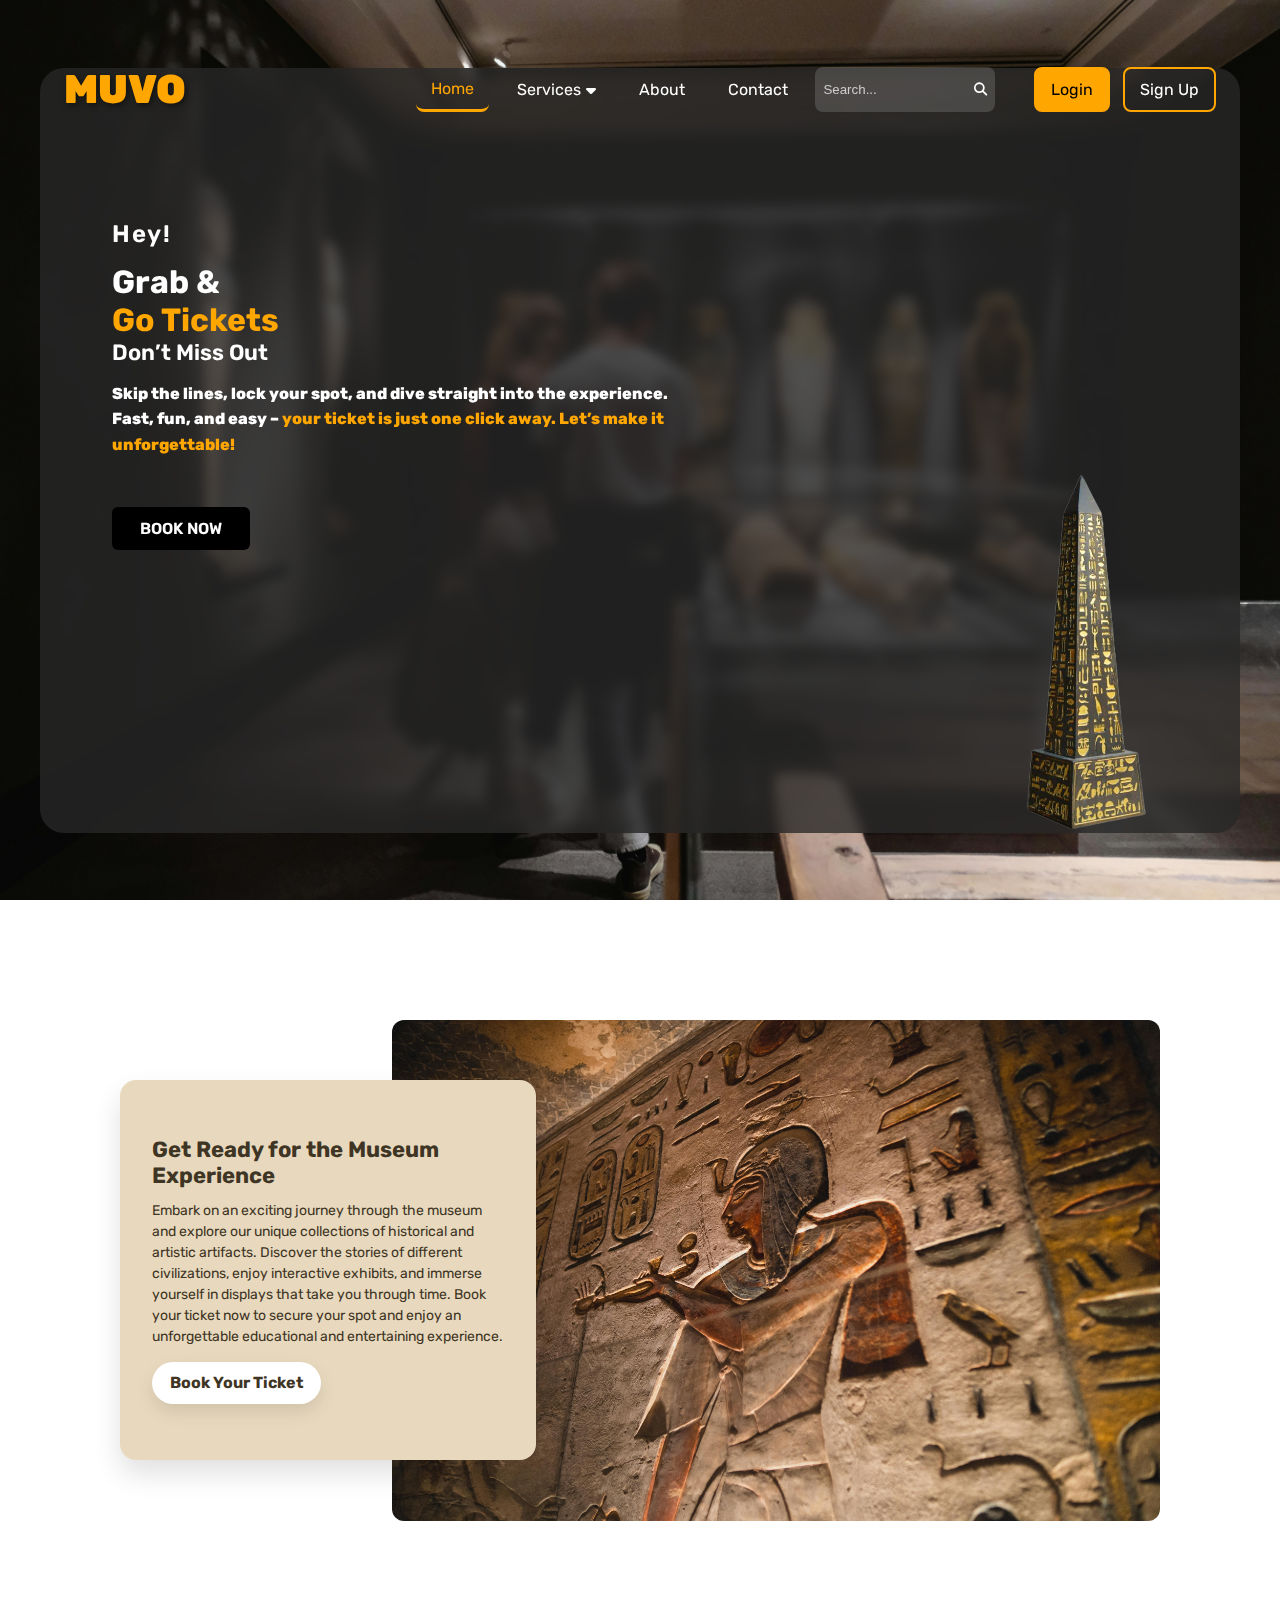
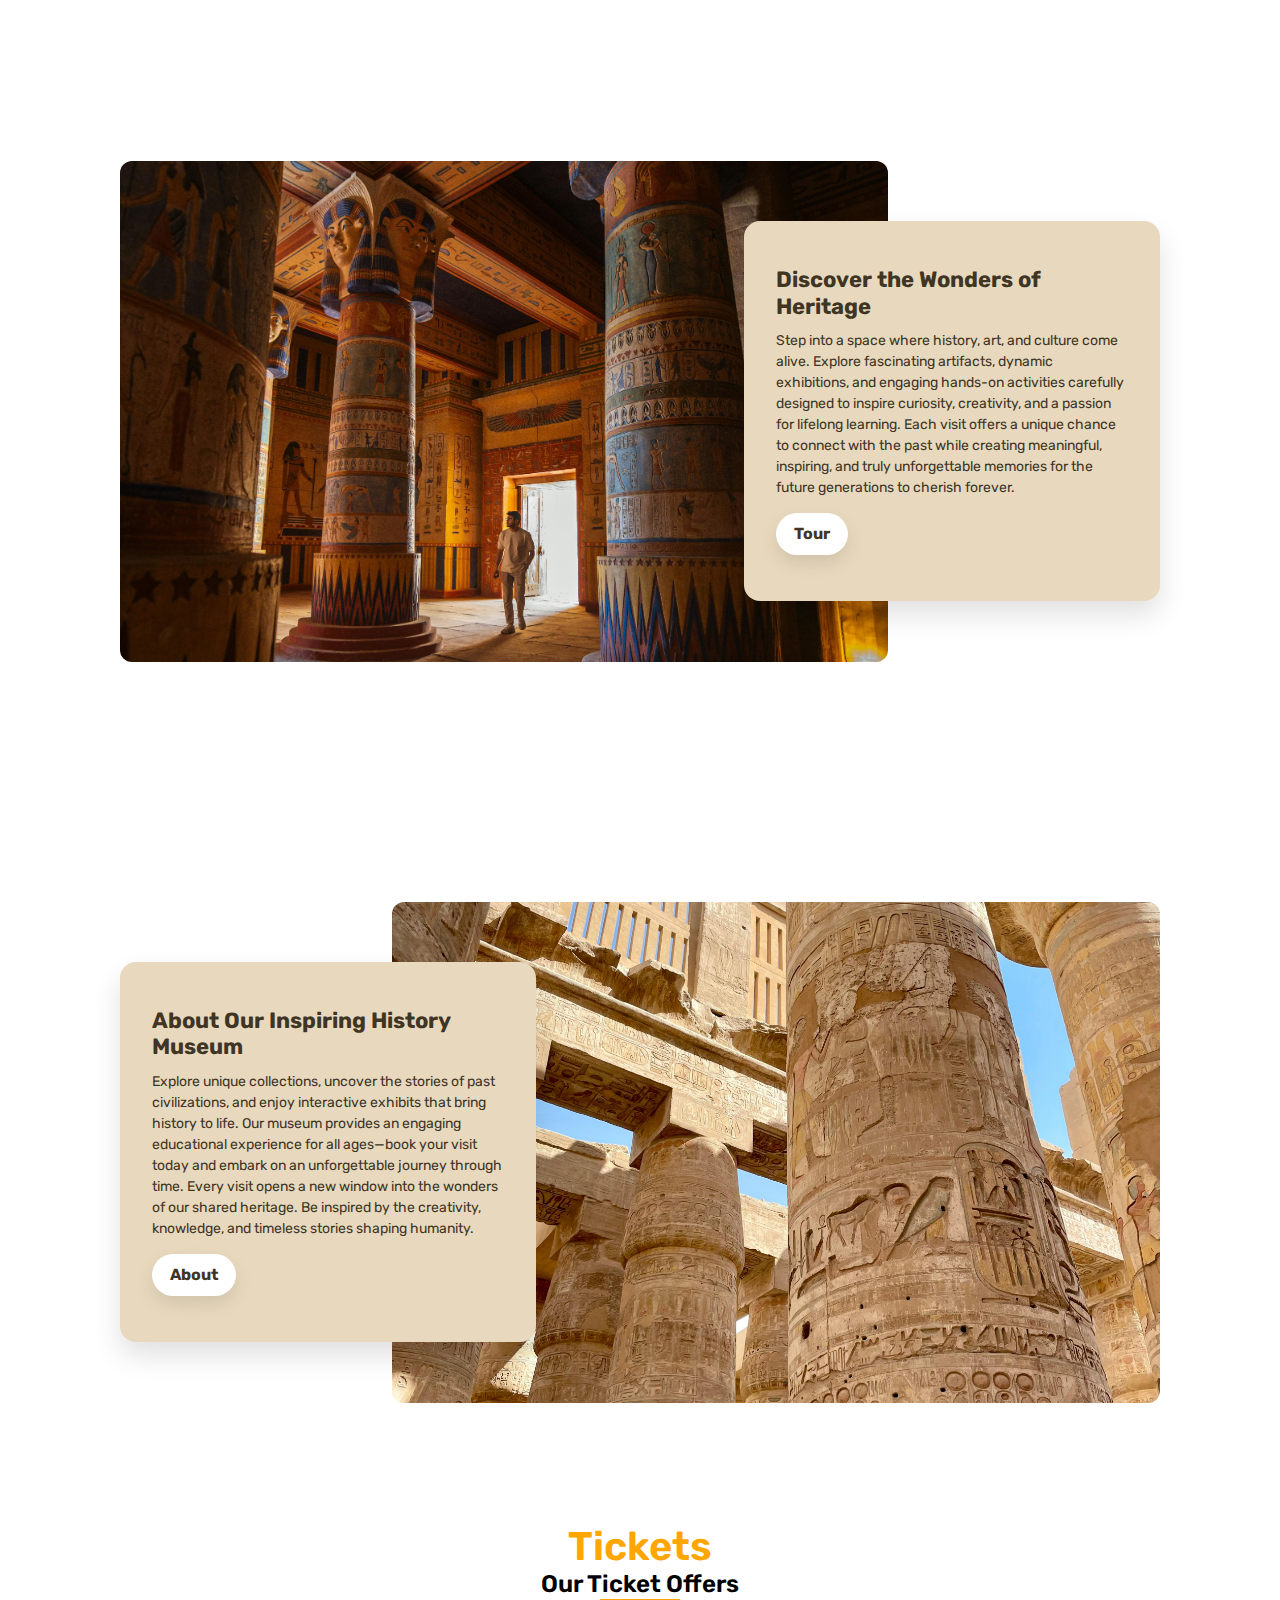
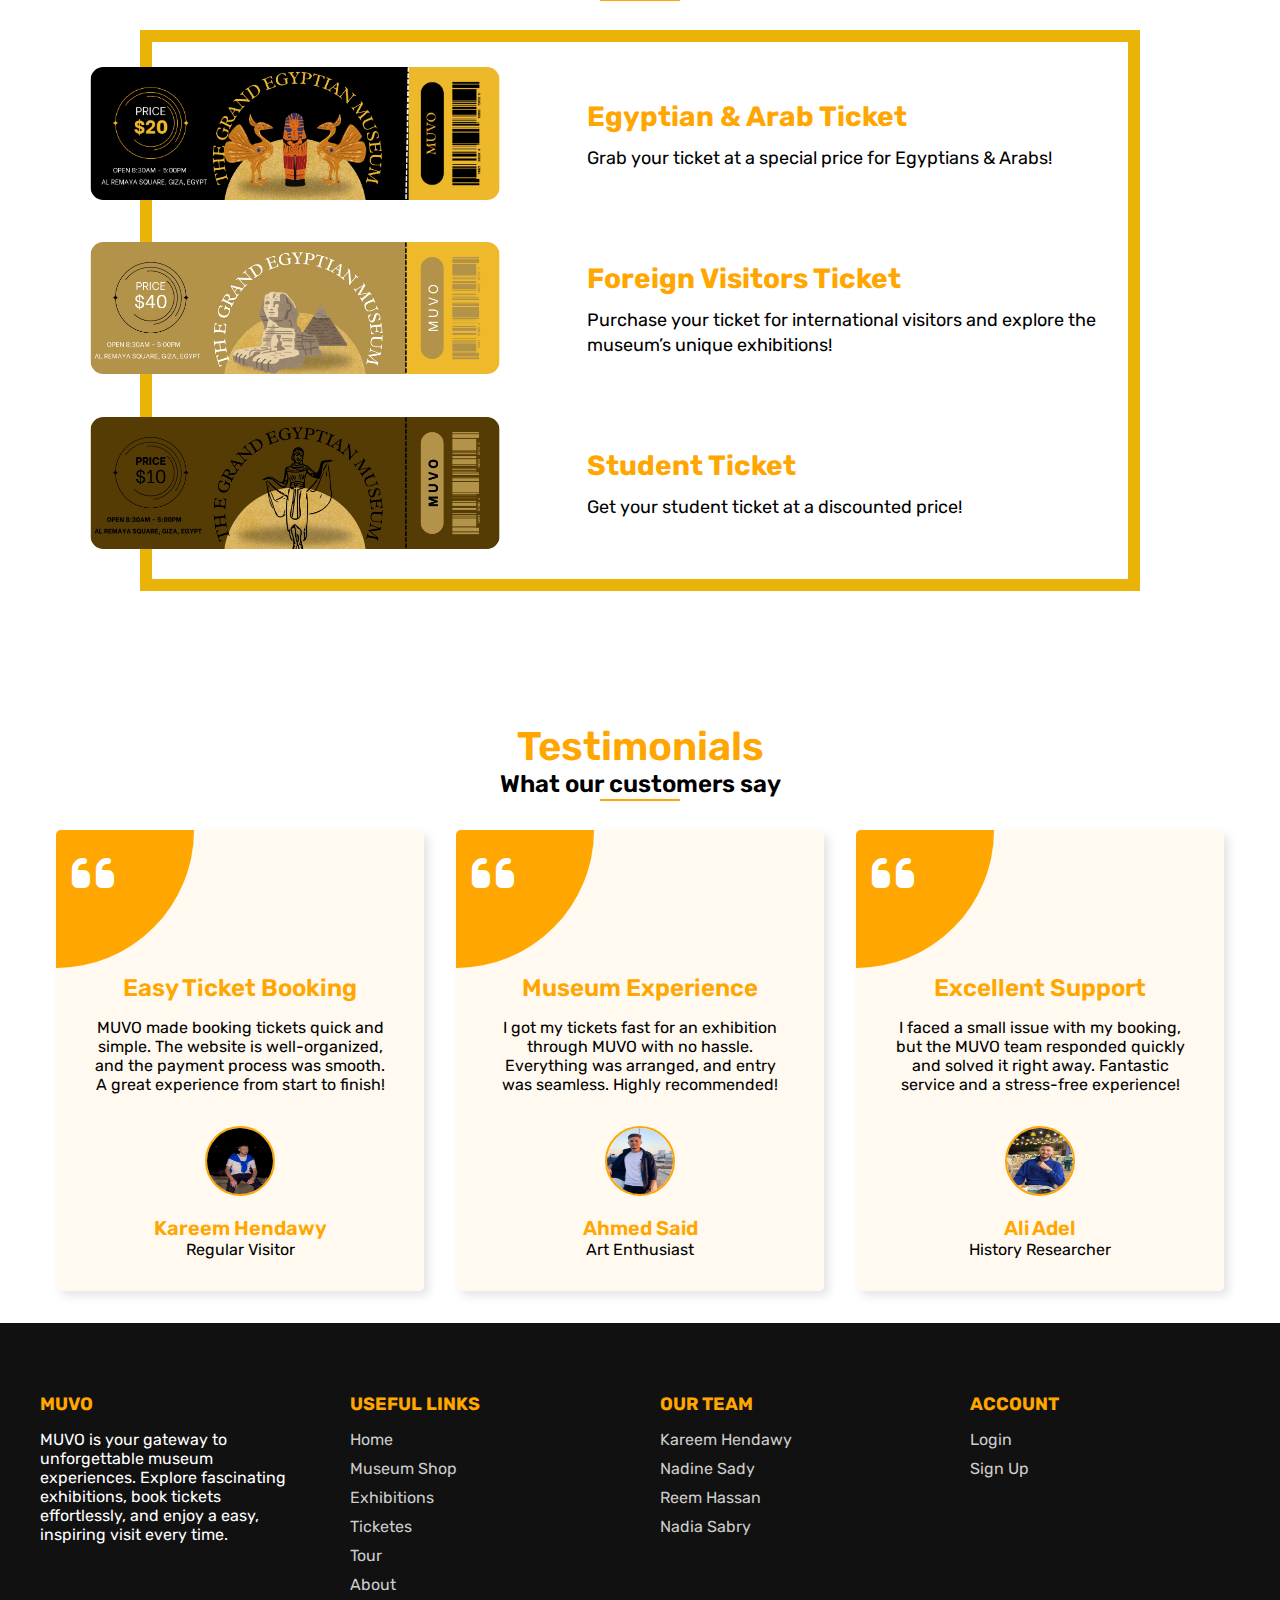
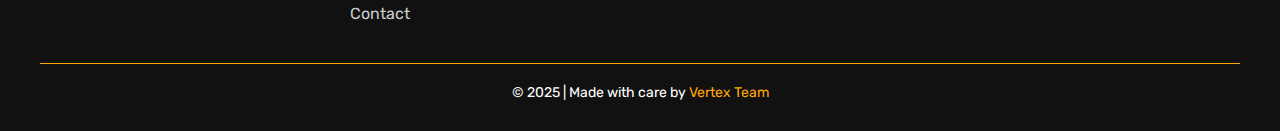
<file: index.html>
<!DOCTYPE html>
<html lang="en">

<head>
  <meta charset="UTF-8">
  <meta name="viewport" content="width=device-width, initial-scale=1.0">
  <title>MUVO</title>
  <link rel="icon" type="img" href="assets/images/icon.png">
  <link rel="stylesheet" href="https://cdnjs.cloudflare.com/ajax/libs/font-awesome/6.5.0/css/all.min.css">
  <link rel="stylesheet" href="style.css">
</head>

<body>
  <!-- startNavBar -->
  <header>
    <a href="index.html" class="logo">MUVO</a>
    <button id="menu-toggle" class="menu-btn">
      <i class="fas fa-bars"></i>
    </button>

    <ul id="nav-links">
      <li><a href="index.html">Home</a></li>
      <li class="dropdown">
        <a href="#" class="dropbtn">Services <i class="fas fa-caret-down" style="margin-left:5px;"></i></a>
        <ul class="dropdown-content">
          <li><a href="pagesHtml/shop.html">Museum Shop</a></li>
          <li><a href="pagesHtml/exhibitions.html">Exhibitions</a></li>
          <li><a href="pagesHtml/booking.html">Ticketes</a></li>
          <li><a href="pagesHtml/tour.html">Tour</a></li>
        </ul>
      </li>
      <li><a href="pagesHtml/About.html">About</a></li>
      <li><a href="pagesHtml/contact.html">Contact</a></li>
      <li>
        <form class="search-box">
          <input type="text" placeholder="Search...">
          <button type="submit"><i class="fas fa-search"></i></button>
        </form>
      </li>
      <li><a href="pagesHtml/auth.html?mode=login" class="btn">Login</a></li>
      <li><a href="pagesHtml/auth.html?mode=register" class="btn-outline">Sign Up</a></li>

    </ul>
  </header>
  <!-- endNavBar -->

  <!-- startHomeSection -->
  <div class="home" id="home">
    <div class="contener">
      <div class="mainContact">
        <h3>Hey!</h3>
        <h1>Grab & <br> <span>Go Tickets</span> </h1>

        <h2>Don’t Miss Out</h2>
        <p>
          Skip the lines, lock your spot, and dive straight into the experience.
          Fast, fun, and easy – <span> your ticket is just one click away.
            Let’s make it unforgettable!</span>
        </p>

        <li><a href="pagesHtml/booking.html">BOOK NOW</a></li>
        <div class="imageButtom">
          <img src="assets/images/p4.svg">
        </div>
      </div>


    </div>

  </div>

  <!-- scroll -->
  <a href="#home" class="scroll-up top"><i class="fa-solid fa-arrow-up"></i></a>
  <!-- endHomeSection -->

  <!-- startSectionTwo -->
  <div class="box">
    <div class="boxContenr">

      <!-- الصورة -->
      <div class="imageWrapper">
        <img src="assets/images/2.jpg">
      </div>

      <!-- النصوص -->
      <div class="textContener">
        <h5 class="sectionTitle">Get Ready for the Museum Experience</h5>
        <p class="sectionDescription">
          Embark on an exciting journey through the museum and explore our unique collections of historical and artistic
          artifacts.
          Discover the stories of different civilizations, enjoy interactive exhibits, and immerse yourself in displays
          that take you through time.
          Book your ticket now to secure your spot and enjoy an unforgettable educational and entertaining experience.
        </p>
        <div class="btnContenr">
          <a href="pagesHtml/booking.html" class="btnWrapper">
            Book Your Ticket
          </a>
        </div>

      </div>
    </div>

  </div>
  <!-- endSectionTwo -->

  <!-- startSectionThere -->
  <div class="boxTwo">

    <div class="boxContenrTwo">

      <!-- الصورة -->
      <div class="imageWrapperTwo">
        <img src="assets/images/50.jpg" alt="Museum Image">
      </div>

      <!-- النصوص -->
      <div class="textContenerTwo">
        <h5 class="sectionTitle">Discover the Wonders of Heritage</h5>
        <p class="sectionDescription">
          Step into a space where history, art, and culture come alive. Explore fascinating artifacts, dynamic
          exhibitions, and engaging hands-on activities carefully designed to inspire curiosity, creativity, and a
          passion for lifelong learning. Each visit offers a unique chance to connect with the past while creating
          meaningful, inspiring, and truly unforgettable memories for the future generations to cherish forever.
        </p>
        <div class="btnContainerTwo">
          <a href="pagesHtml/tour.html" class="btnWrapperTwo">
            Tour
          </a>
        </div>
      </div>

    </div>
  </div>
  <!-- endSectionThere -->

  <!-- startSectionFour -->
  <div class="box">
    <div class="boxContenr">

      <!-- الصورة -->
      <div class="imageWrapper">
        <img src="assets/images/55.jpg">
      </div>

      <!-- النصوص -->
      <div class="textContener">
        <h5 class="sectionTitle">About Our Inspiring History Museum</h5>
        <p class="sectionDescription">
          Explore unique collections, uncover the stories of past civilizations, and enjoy interactive exhibits that
          bring history to life. Our museum provides an engaging educational experience for all ages—book your visit
          today and embark on an unforgettable journey through time. Every visit opens a new window into the wonders of
          our shared heritage. Be inspired by the creativity, knowledge, and timeless stories shaping humanity.
        </p>
        <div class="btnContenr">
          <a href="pagesHtml/About.html" class="btnWrapper">
            About
          </a>
        </div>

      </div>
    </div>

  </div>
  <!-- endSectionFour -->

  <!-- start Ticket Section -->
  <div class="ticket">
    <h2>Tickets</h2>
    <p class="ticketHead">Our Ticket Offers</p>
    <div class="ticketContener">
      <div class="ticketItem">
        <div class="imageTicket overlay-target">
          <a href="pagesHtml/booking.html"><img src="assets/images/Ticket1.jpg" alt="Ticket 1"></a>
        </div>
        <div class="textContenerTicket">
          <h5>Egyptian & Arab Ticket</h5>
          <p>Grab your ticket at a special price for Egyptians & Arabs!</p>
        </div>
      </div>

      <div class="ticketItem">
        <div class="imageTicket overlay-target">
          <a href="pagesHtml/booking.html"><img src="assets/images/Ticket2.jpg" alt="Ticket 2"></a>
        </div>
        <div class="textContenerTicket">
          <h5>Foreign Visitors Ticket</h5>
          <p>Purchase your ticket for international visitors and explore the museum’s unique exhibitions!</p>
        </div>
      </div>

      <div class="ticketItem">
        <div class="imageTicket overlay-target">
          <a href="pagesHtml/booking.html"><img src="assets/images/Ticket3.jpg" alt="Ticket 3"></a>
        </div>
        <div class="textContenerTicket">
          <h5>Student Ticket </h5>
          <p>Get your student ticket at a discounted price!</p>
        </div>
      </div>
    </div>
  </div>
  <!-- end Ticket Section -->
  

  <!-- startTestimonials -->
  <section class="testimonialsContainer">
    <h2>Testimonials</h2>
    <p class="testimonialsHead">What our customers say</p>
    <div class="testimonialsGrid">
      <div class="testimonialsCard">
        <span><i class="fa-solid fa-quote-left" style="color: #ffffff;"></i></span>
        <h4>Easy Ticket Booking</h4>
        <p>
          MUVO made booking tickets quick and simple. The website is well-organized, and the payment process was smooth.
          A great experience from start to finish!
        </p>
        <img src="assets/images/test2.jpg" alt="user" />
        <h5>Kareem Hendawy</h5>
        <h6>Regular Visitor</h6>
      </div>
      <div class="testimonialsCard">
        <span><i class="fa-solid fa-quote-left" style="color: #ffffff;"></i></span>
        <h4>Museum Experience</h4>
        <p>
          I got my tickets fast for an exhibition through MUVO with no hassle. Everything was arranged, and entry was
          seamless. Highly recommended!
        </p>
        <img src="assets/images/test3.jpg" alt="user" />
        <h5>Ahmed Said</h5>
        <h6>Art Enthusiast</h6>
      </div>
      <div class="testimonialsCard">
        <span><i class="fa-solid fa-quote-left" style="color: #ffffff;"></i></span>
        <h4>Excellent Support</h4>
        <p>
          I faced a small issue with my booking, but the MUVO team responded quickly and solved it right away. Fantastic
          service and a stress-free experience!
        </p>
        <img src="assets/images/test1.jpg" alt="user" />
        <h5>Ali Adel</h5>
        <h6>History Researcher</h6>
      </div>
    </div>
  </section>
  <!-- endTestimonials -->
  <!-- startfooter -->
  <footer>
    <div class="footerContainer">
      <div class="footerflix">
        <div class="footerColumn">
          <div class="footerTitle">MUVO</div>
          <div class="footerDescription">MUVO is your gateway to unforgettable museum experiences. Explore
            fascinating exhibitions, book tickets effortlessly, and enjoy a easy, inspiring visit every
            time.</div>
        </div>
        <div class="footerColumn">
          <div class="footerTitle">USEFUL LINKS</div>
          <div class="footerLinks">
            <a href="index.html">Home</a>
            <a href="pagesHtml/shop.html">Museum Shop</a>
            <a href="pagesHtml/exhibitions.html">Exhibitions</a>
            <a href="pagesHtml/booking.html">Ticketes</a>
            <a href="pagesHtml/tour.html">Tour</a>
            <a href="pagesHtml/About.html">About</a>
            <a href="pagesHtml/contact.html">Contact</a>
          </div>
        </div>
        <div class="footerColumn">
          <div class="footerTitle">OUR TEAM</div>
          <div class="footerLinks">
            <a href="https://www.linkedin.com/in/kareem-w-2a2769325?utm_source=share&utm_campaign=share_via&utm_content=profile&utm_medium=android_app"
              target="_blank">Kareem Hendawy</a>
            <a href="https://www.linkedin.com/in/nadine-sady-273624320?utm_source=share&utm_campaign=share_via&utm_content=profile&utm_medium=android_app"
              target="_blank">Nadine Sady</a>
            <a href="https://www.linkedin.com/in/reem-hassan-57571a382?utm_source=share&utm_campaign=share_via&utm_content=profile&utm_medium=ios_app"
              target="_blank">Reem Hassan</a>
            <a href="https://www.linkedin.com/in/nadia-sabry-432756382?utm_source=share&utm_campaign=share_via&utm_content=profile&utm_medium=ios_app"
              target="_blank">Nadia Sabry</a>
          </div>
        </div>
        <div class="footerColumn">
          <div class="footerTitle">ACCOUNT</div>
          <div class="footerLinks">
            <a href="pagesHtml/auth.html?mode=login">Login</a>
            <a href="pagesHtml/auth.html?mode=register">Sign Up</a>
          </div>
        </div>
      </div>
      <div class="footerBottom">
        <div class="footerCopyright">
          © 2025 | Made with care by <span> Vertex Team </span>
        </div>
      </div>
    </div>
  </footer>
  <!-- endFooter -->


  <script src="assets/bootstrap/js/bootstrap.bundle.min.js"></script>
  <script src="script.js"></script>
</body>

</html>
</file>
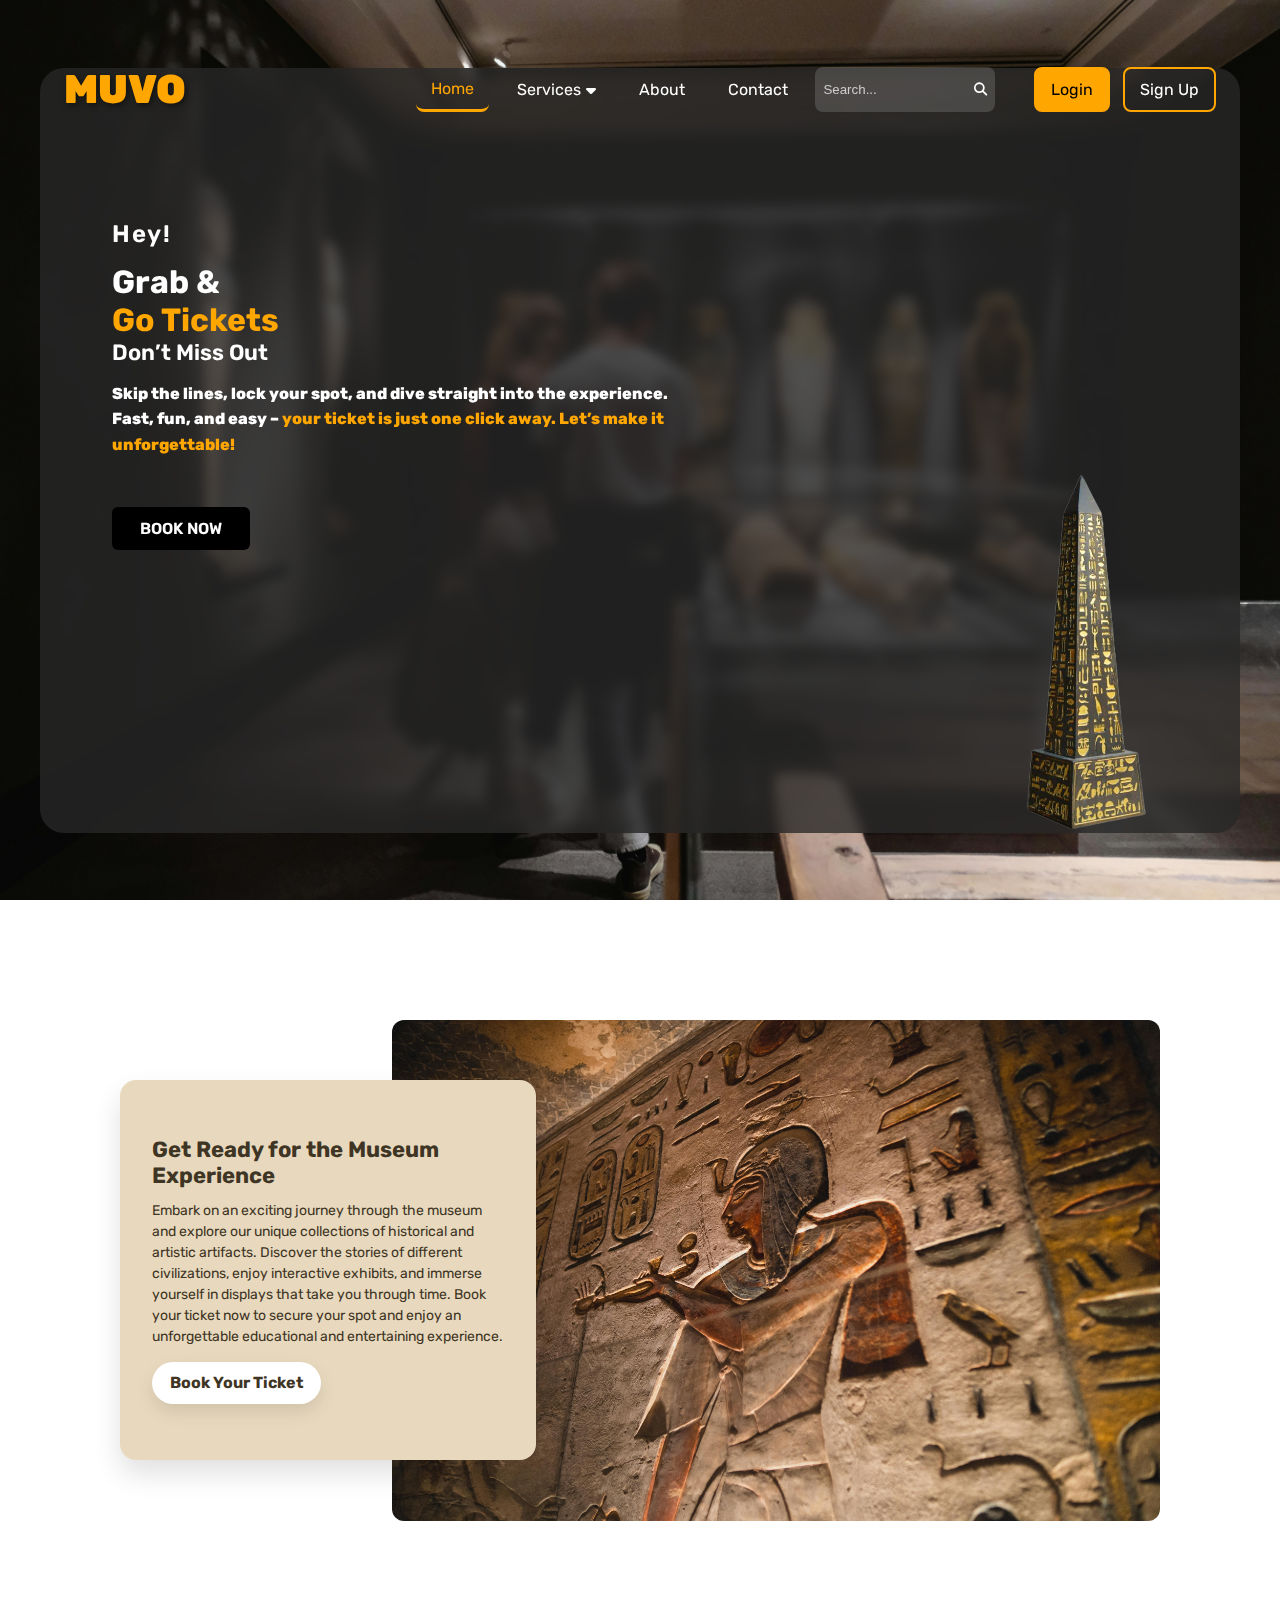
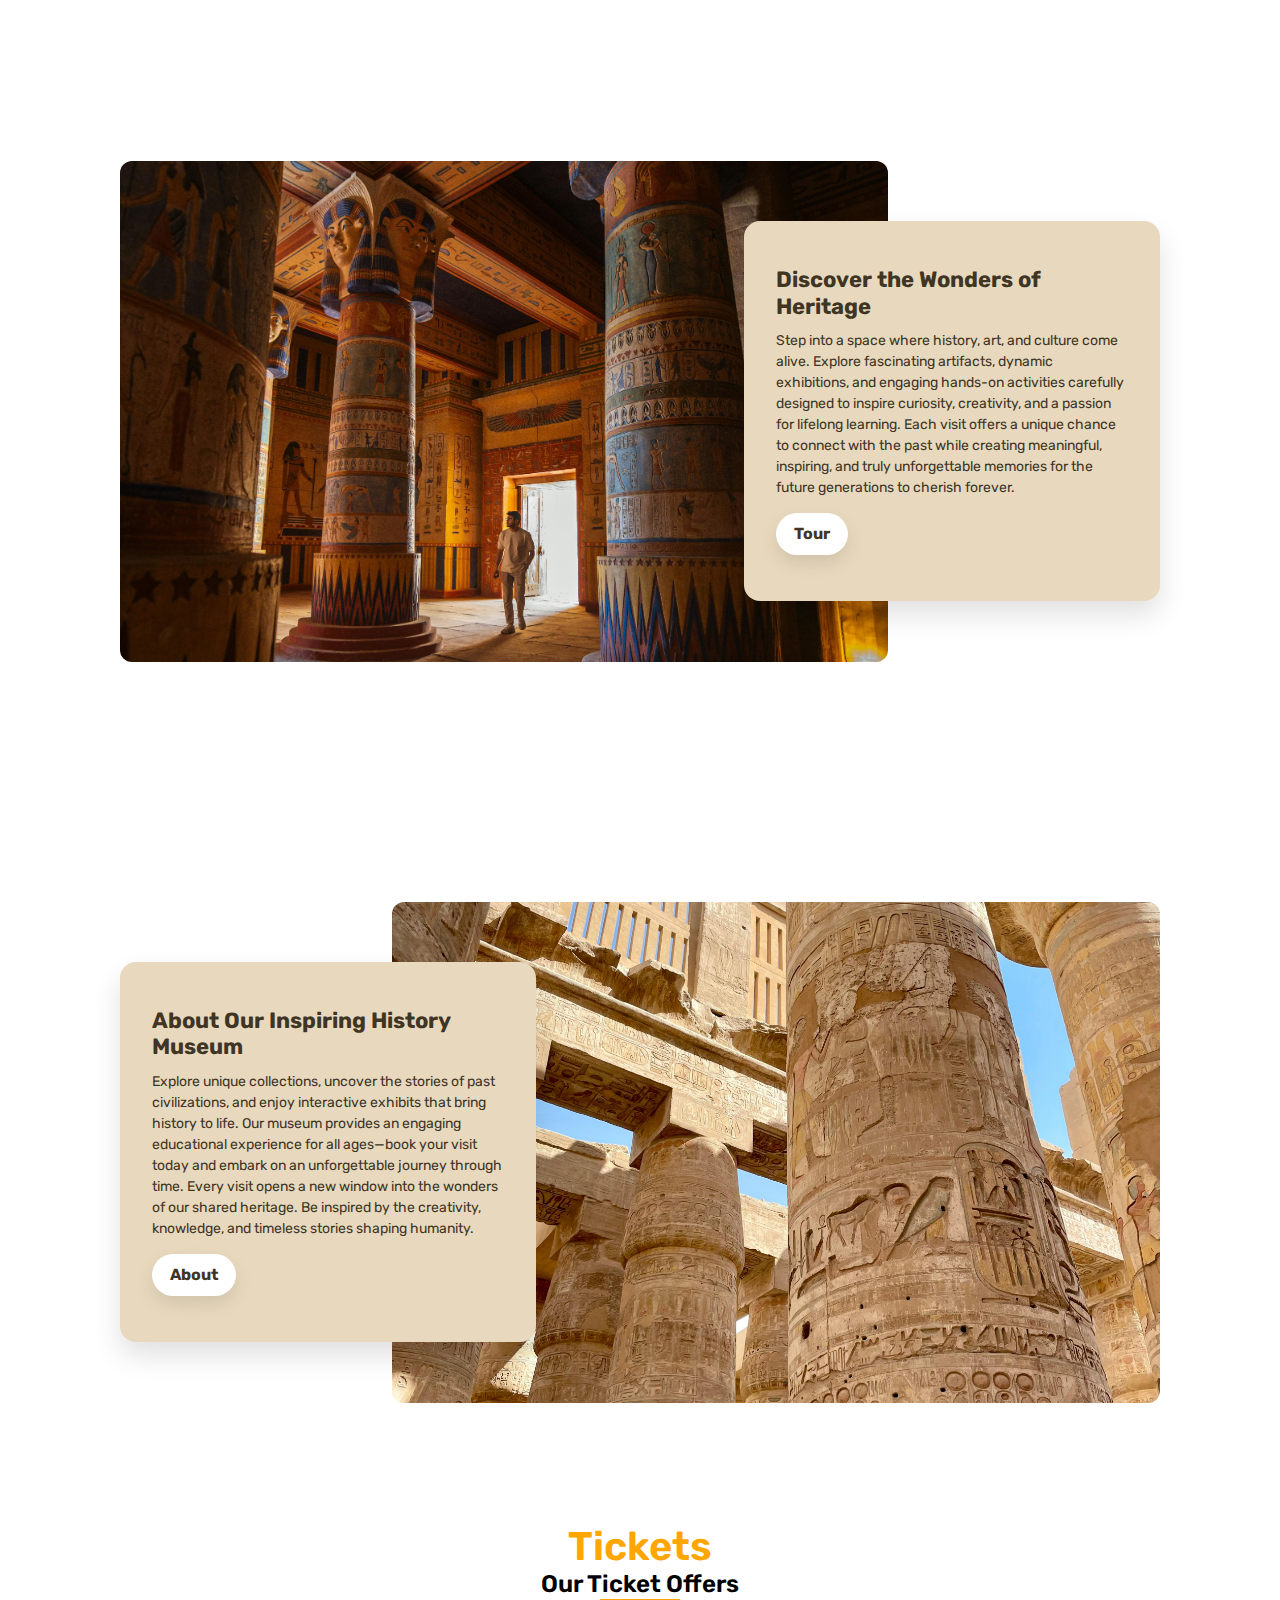
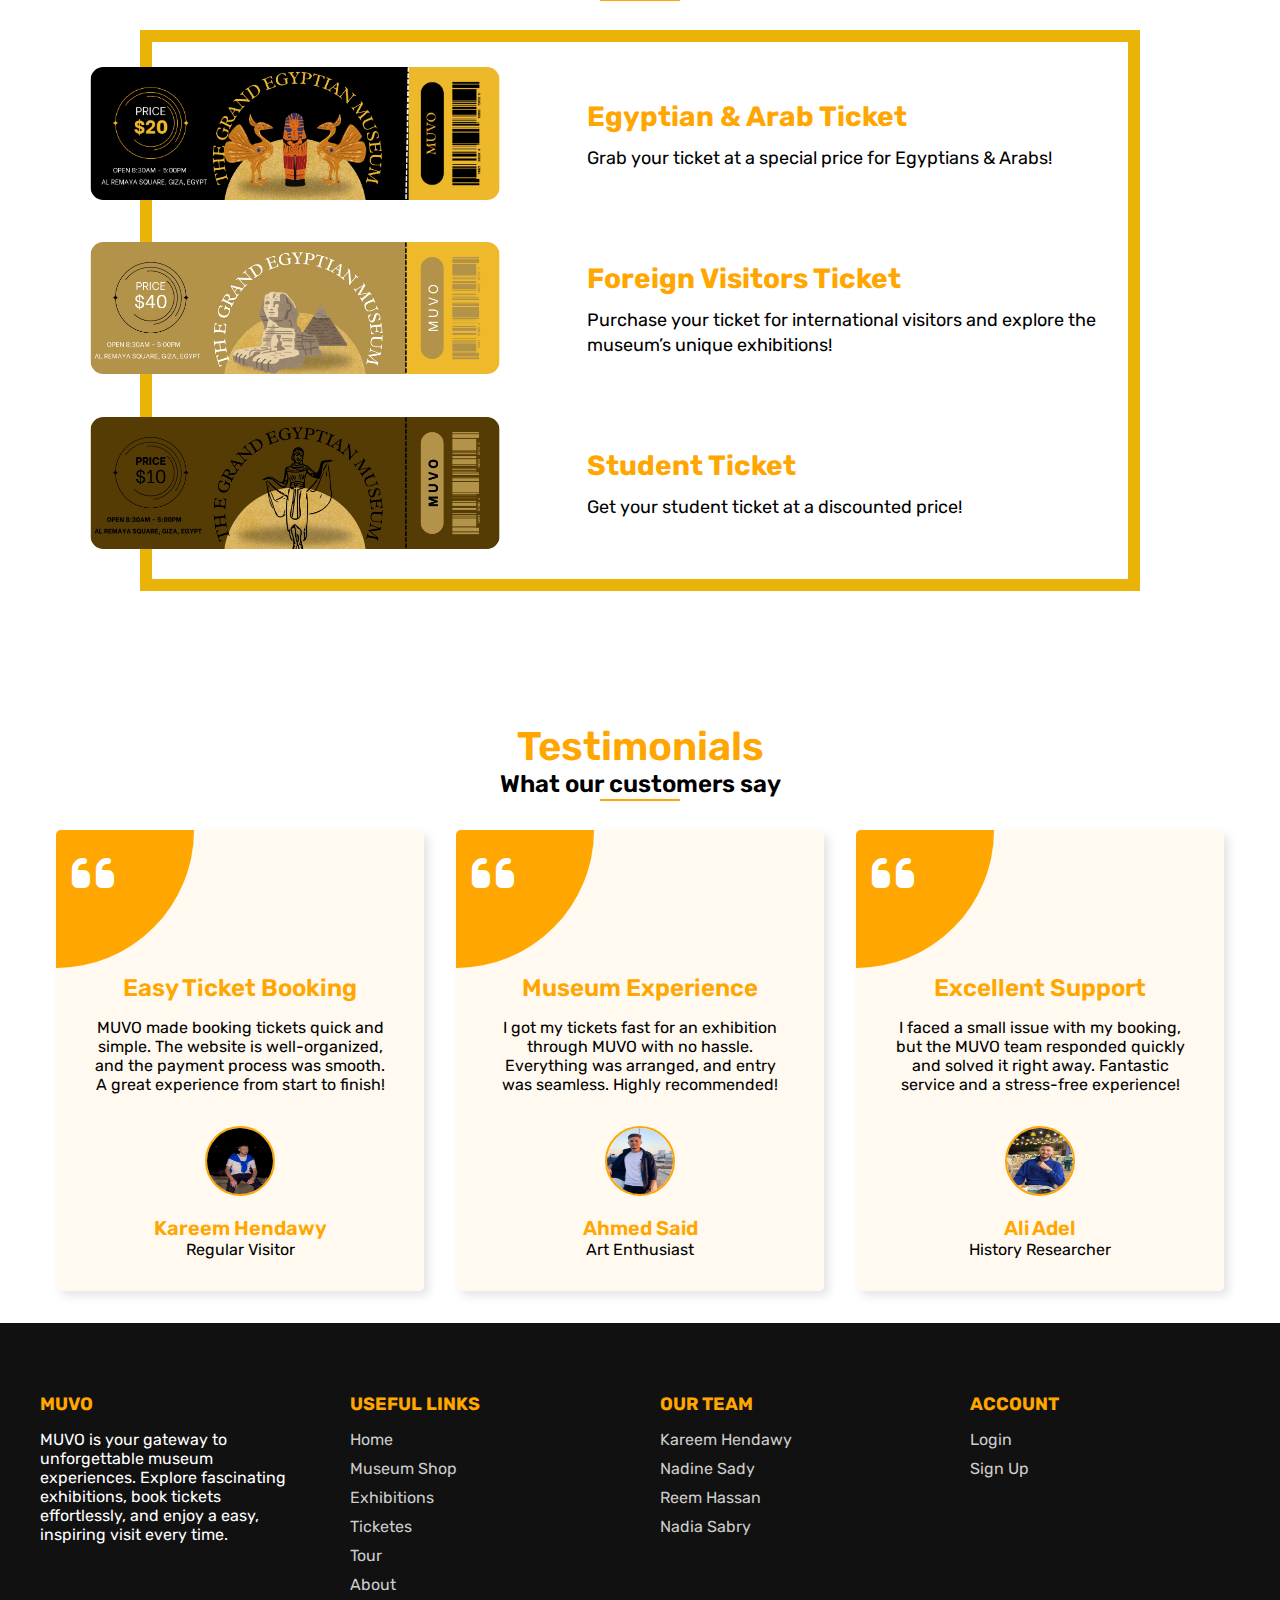
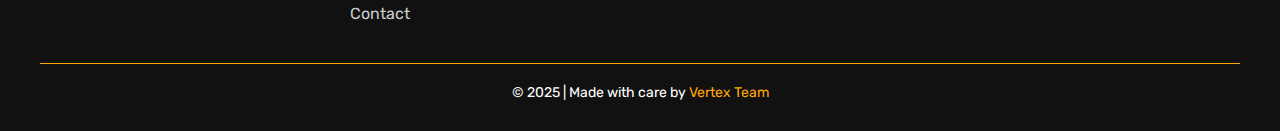
<file: pagesHtml/index.html>
<!DOCTYPE html>
<html lang="en">

<head>
  <meta charset="UTF-8">
  <meta name="viewport" content="width=device-width, initial-scale=1.0">
  <title>MUVO</title>
  <link rel="icon" type="img" href="../assets/images/icon.png">
  <link rel="stylesheet" href="https://cdnjs.cloudflare.com/ajax/libs/font-awesome/6.5.0/css/all.min.css">
  <link rel="stylesheet" href="../css/style.css">
</head>

<body>
  <!-- startNavBar -->
  <header>
    <a href="index.html" class="logo">MUVO</a>
    <button id="menu-toggle" class="menu-btn">
      <i class="fas fa-bars"></i>
    </button>

    <ul id="nav-links">
      <li><a href="index.html">Home</a></li>
      <li class="dropdown">
        <a href="#" class="dropbtn">Services <i class="fas fa-caret-down" style="margin-left:5px;"></i></a>
        <ul class="dropdown-content">
          <li><a href="shop.html">Museum Shop</a></li>
          <li><a href="exhibitions.html">Exhibitions</a></li>
          <li><a href="booking.html">Ticketes</a></li>
          <li><a href="tour.html">Tour</a></li>
        </ul>
      </li>
      <li><a href="About.html">About</a></li>
      <li><a href="contact.html">Contact</a></li>
      <li>
        <form class="search-box">
          <input type="text" placeholder="Search...">
          <button type="submit"><i class="fas fa-search"></i></button>
        </form>
      </li>
      <li><a href="auth.html?mode=login" class="btn">Login</a></li>
      <li><a href="auth.html?mode=register" class="btn-outline">Sign Up</a></li>

    </ul>
  </header>
  <!-- endNavBar -->

  <!-- startHomeSection -->
  <div class="home" id="home">
    <div class="contener">
      <div class="mainContact">
        <h3>Hey!</h3>
        <h1>Grab & <br> <span>Go Tickets</span> </h1>

        <h2>Don’t Miss Out</h2>
        <p>
          Skip the lines, lock your spot, and dive straight into the experience.
          Fast, fun, and easy – <span> your ticket is just one click away.
            Let’s make it unforgettable!</span>
        </p>

        <li><a href="booking.html">BOOK NOW</a></li>
        <div class="imageButtom">
          <img src="../assets/images/p4.svg">
        </div>
      </div>


    </div>

  </div>

  <!-- scroll -->
  <a href="#home" class="scroll-up top"><i class="fa-solid fa-arrow-up"></i></a>
  <!-- endHomeSection -->

  <!-- startSectionTwo -->
  <div class="box">
    <div class="boxContenr">

      <!-- الصورة -->
      <div class="imageWrapper">
        <img src="../assets/images/2.jpg">
      </div>

      <!-- النصوص -->
      <div class="textContener">
        <h5 class="sectionTitle">Get Ready for the Museum Experience</h5>
        <p class="sectionDescription">
          Embark on an exciting journey through the museum and explore our unique collections of historical and artistic
          artifacts.
          Discover the stories of different civilizations, enjoy interactive exhibits, and immerse yourself in displays
          that take you through time.
          Book your ticket now to secure your spot and enjoy an unforgettable educational and entertaining experience.
        </p>
        <div class="btnContenr">
          <a href="booking.html" class="btnWrapper">
            Book Your Ticket
          </a>
        </div>

      </div>
    </div>

  </div>
  <!-- endSectionTwo -->

  <!-- startSectionThere -->
  <div class="boxTwo">

    <div class="boxContenrTwo">

      <!-- الصورة -->
      <div class="imageWrapperTwo">
        <img src="../assets/images/50.jpg" alt="Museum Image">
      </div>

      <!-- النصوص -->
      <div class="textContenerTwo">
        <h5 class="sectionTitle">Discover the Wonders of Heritage</h5>
        <p class="sectionDescription">
          Step into a space where history, art, and culture come alive. Explore fascinating artifacts, dynamic
          exhibitions, and engaging hands-on activities carefully designed to inspire curiosity, creativity, and a
          passion for lifelong learning. Each visit offers a unique chance to connect with the past while creating
          meaningful, inspiring, and truly unforgettable memories for the future generations to cherish forever.
        </p>
        <div class="btnContainerTwo">
          <a href="tour.html" class="btnWrapperTwo">
            Tour
          </a>
        </div>
      </div>

    </div>
  </div>
  <!-- endSectionThere -->

  <!-- startSectionFour -->
  <div class="box">
    <div class="boxContenr">

      <!-- الصورة -->
      <div class="imageWrapper">
        <img src="../assets/images/55.jpg">
      </div>

      <!-- النصوص -->
      <div class="textContener">
        <h5 class="sectionTitle">About Our Inspiring History Museum</h5>
        <p class="sectionDescription">
          Explore unique collections, uncover the stories of past civilizations, and enjoy interactive exhibits that
          bring history to life. Our museum provides an engaging educational experience for all ages—book your visit
          today and embark on an unforgettable journey through time. Every visit opens a new window into the wonders of
          our shared heritage. Be inspired by the creativity, knowledge, and timeless stories shaping humanity.
        </p>
        <div class="btnContenr">
          <a href="About.html" class="btnWrapper">
            About
          </a>
        </div>

      </div>
    </div>

  </div>
  <!-- endSectionFour -->

  <!-- start Ticket Section -->
  <div class="ticket">
    <h2>Tickets</h2>
    <p class="ticketHead">Our Ticket Offers</p>
    <div class="ticketContener">
      <div class="ticketItem">
        <div class="imageTicket overlay-target">
          <a href="booking.html"><img src="../assets/images/Ticket1.jpg" alt="Ticket 1"></a>
        </div>
        <div class="textContenerTicket">
          <h5>Egyptian & Arab Ticket</h5>
          <p>Grab your ticket at a special price for Egyptians & Arabs!</p>
        </div>
      </div>

      <div class="ticketItem">
        <div class="imageTicket overlay-target">
          <a href="booking.html"><img src="../assets/images/Ticket2.jpg" alt="Ticket 2"></a>
        </div>
        <div class="textContenerTicket">
          <h5>Foreign Visitors Ticket</h5>
          <p>Purchase your ticket for international visitors and explore the museum’s unique exhibitions!</p>
        </div>
      </div>

      <div class="ticketItem">
        <div class="imageTicket overlay-target">
          <a href="booking.html"><img src="../assets/images/Ticket3.jpg" alt="Ticket 3"></a>
        </div>
        <div class="textContenerTicket">
          <h5>Student Ticket </h5>
          <p>Get your student ticket at a discounted price!</p>
        </div>
      </div>
    </div>
  </div>
  <!-- end Ticket Section -->
  

  <!-- startTestimonials -->
  <section class="testimonialsContainer">
    <h2>Testimonials</h2>
    <p class="testimonialsHead">What our customers say</p>
    <div class="testimonialsGrid">
      <div class="testimonialsCard">
        <span><i class="fa-solid fa-quote-left" style="color: #ffffff;"></i></span>
        <h4>Easy Ticket Booking</h4>
        <p>
          MUVO made booking tickets quick and simple. The website is well-organized, and the payment process was smooth.
          A great experience from start to finish!
        </p>
        <img src="../assets/images/test2.jpg" alt="user" />
        <h5>Kareem Hendawy</h5>
        <h6>Regular Visitor</h6>
      </div>
      <div class="testimonialsCard">
        <span><i class="fa-solid fa-quote-left" style="color: #ffffff;"></i></span>
        <h4>Museum Experience</h4>
        <p>
          I got my tickets fast for an exhibition through MUVO with no hassle. Everything was arranged, and entry was
          seamless. Highly recommended!
        </p>
        <img src="../assets/images/test3.jpg" alt="user" />
        <h5>Ahmed Said</h5>
        <h6>Art Enthusiast</h6>
      </div>
      <div class="testimonialsCard">
        <span><i class="fa-solid fa-quote-left" style="color: #ffffff;"></i></span>
        <h4>Excellent Support</h4>
        <p>
          I faced a small issue with my booking, but the MUVO team responded quickly and solved it right away. Fantastic
          service and a stress-free experience!
        </p>
        <img src="../assets/images/test1.jpg" alt="user" />
        <h5>Ali Adel</h5>
        <h6>History Researcher</h6>
      </div>
    </div>
  </section>
  <!-- endTestimonials -->
  <!-- startfooter -->
  <footer>
    <div class="footerContainer">
      <div class="footerflix">
        <div class="footerColumn">
          <div class="footerTitle">MUVO</div>
          <div class="footerDescription">MUVO is your gateway to unforgettable museum experiences. Explore
            fascinating exhibitions, book tickets effortlessly, and enjoy a easy, inspiring visit every
            time.</div>
        </div>
        <div class="footerColumn">
          <div class="footerTitle">USEFUL LINKS</div>
          <div class="footerLinks">
            <a href="index.html">Home</a>
            <a href="shop.html">Museum Shop</a>
            <a href="exhibitions.html">Exhibitions</a>
            <a href="booking.html">Ticketes</a>
            <a href="tour.html">Tour</a>
            <a href="About.html">About</a>
            <a href="contact.html">Contact</a>
          </div>
        </div>
        <div class="footerColumn">
          <div class="footerTitle">OUR TEAM</div>
          <div class="footerLinks">
            <a href="https://www.linkedin.com/in/kareem-w-2a2769325?utm_source=share&utm_campaign=share_via&utm_content=profile&utm_medium=android_app"
              target="_blank">Kareem Hendawy</a>
            <a href="https://www.linkedin.com/in/nadine-sady-273624320?utm_source=share&utm_campaign=share_via&utm_content=profile&utm_medium=android_app"
              target="_blank">Nadine Sady</a>
            <a href="https://www.linkedin.com/in/reem-hassan-57571a382?utm_source=share&utm_campaign=share_via&utm_content=profile&utm_medium=ios_app"
              target="_blank">Reem Hassan</a>
            <a href="https://www.linkedin.com/in/nadia-sabry-432756382?utm_source=share&utm_campaign=share_via&utm_content=profile&utm_medium=ios_app"
              target="_blank">Nadia Sabry</a>
          </div>
        </div>
        <div class="footerColumn">
          <div class="footerTitle">ACCOUNT</div>
          <div class="footerLinks">
            <a href="auth.html?mode=login">Login</a>
            <a href="auth.html?mode=register">Sign Up</a>
          </div>
        </div>
      </div>
      <div class="footerBottom">
        <div class="footerCopyright">
          © 2025 | Made with care by <span> Vertex Team </span>
        </div>
      </div>
    </div>
  </footer>
  <!-- endFooter -->


  <script src="../assets/bootstrap/js/bootstrap.bundle.min.js"></script>
  <script src="../js/script.js"></script>
</body>

</html>
</file>
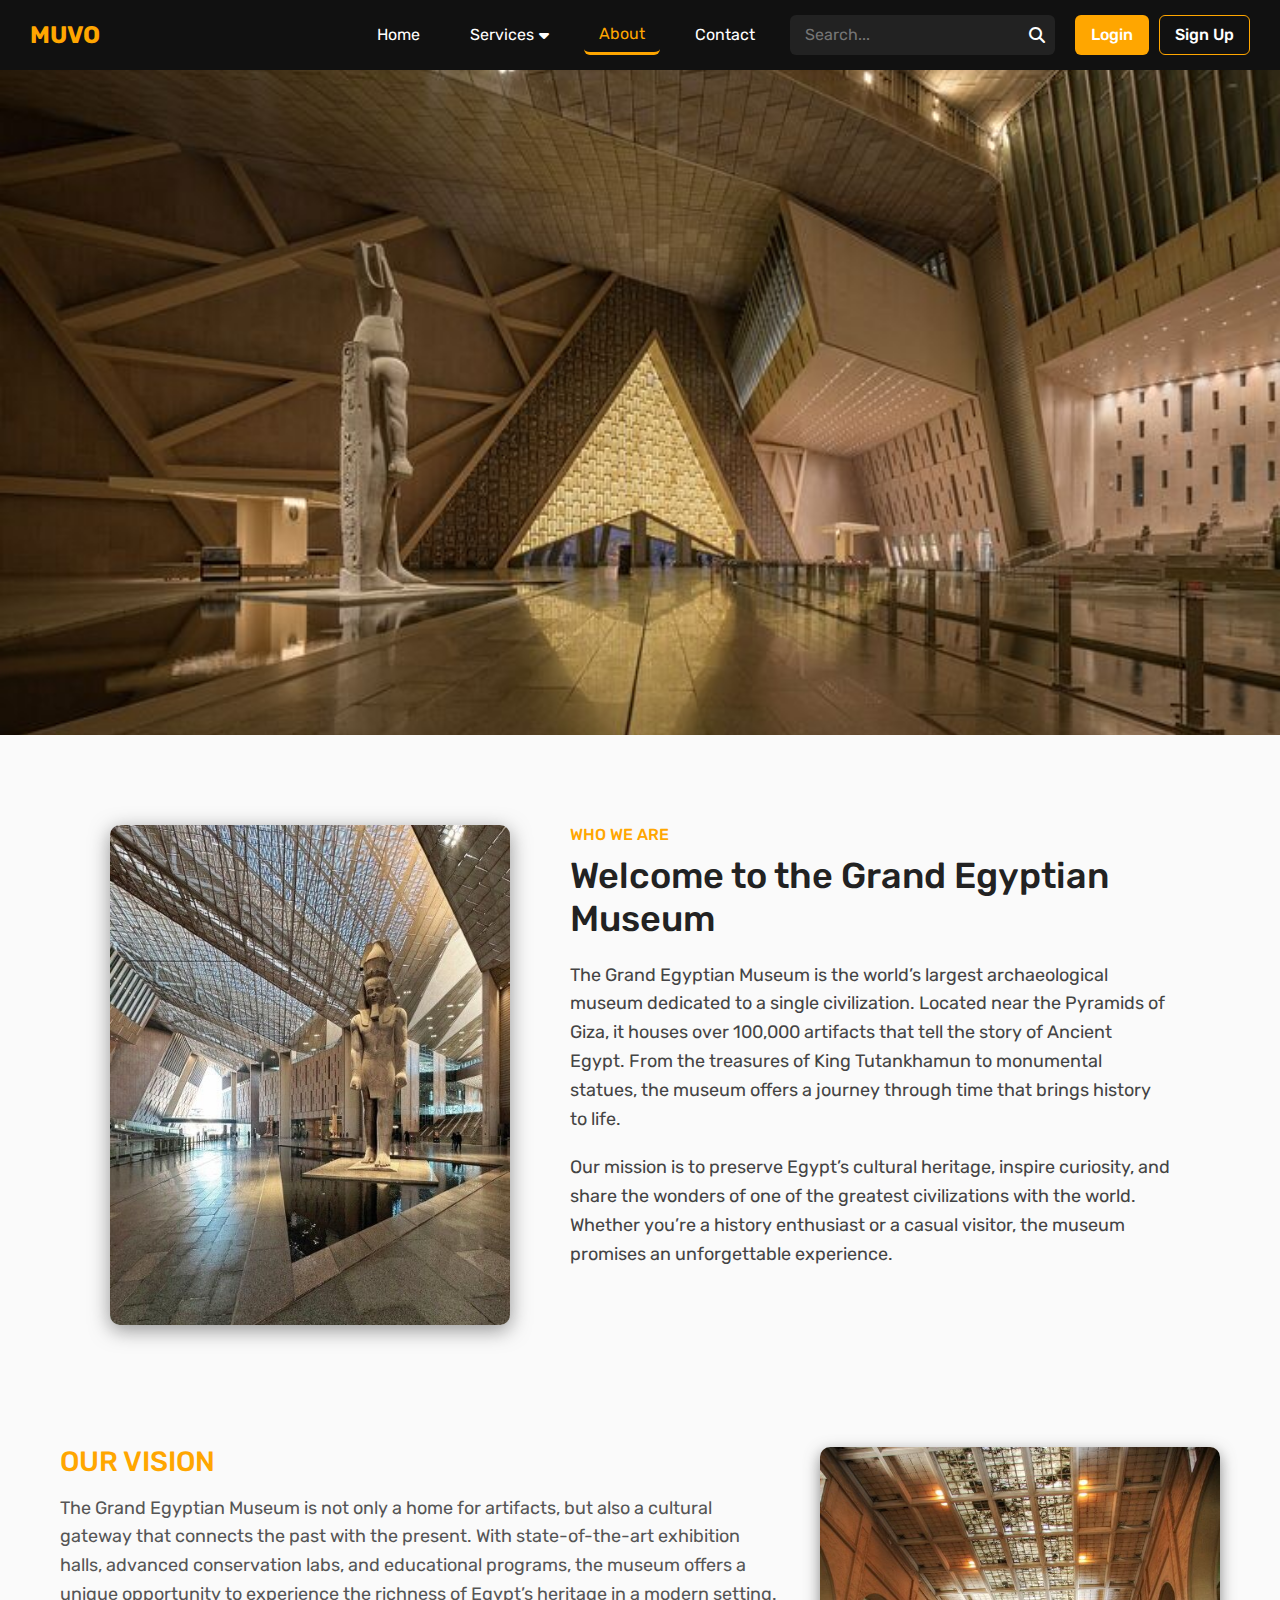
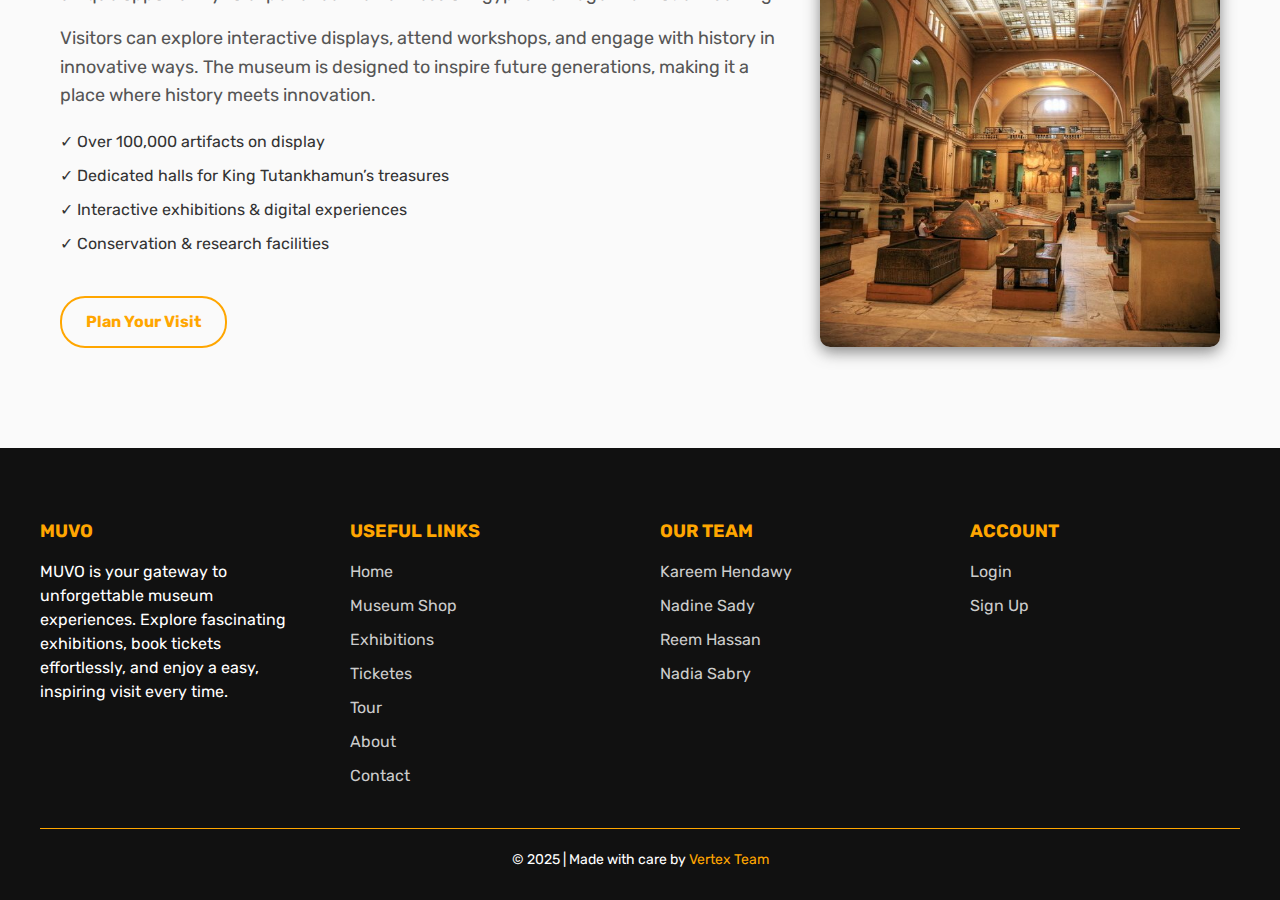
<file: pagesHtml/About.html>
<!DOCTYPE html>
<html lang="en">

<head>
  <meta charset="UTF-8">
  <meta name="viewport" content="width=device-width, initial-scale=1.0">
  <link rel="icon" type="img" href="../assets/images/icon.png">
  <title>MUVO</title>
  <link rel="stylesheet" href="../assets/bootstrap/css/bootstrap.min.css">
  <link rel="stylesheet" href="https://cdnjs.cloudflare.com/ajax/libs/font-awesome/6.5.0/css/all.min.css">
  <link rel="stylesheet" href="../css/about.css">
</head>

<body>

  <!-- startNavBar -->
  <header>
    <a href="index.html" class="logo">MUVO</a>
    <button id="menu-toggle" class="menu-btn">
      <i class="fas fa-bars"></i>
    </button>

    <ul id="nav-links">
      <li><a href="index.html">Home</a></li>
      <li class="dropdown">
        <a href="#" class="dropbtn">Services <i class="fas fa-caret-down" style="margin-left:5px;"></i></a>
        <ul class="dropdown-content">
          <li><a href="shop.html">Museum Shop</a></li>
          <li><a href="exhibitions.html">Exhibitions</a></li>
          <li><a href="booking.html">Ticketes</a></li>
          <li><a href="tour.html">Tour</a></li>
        </ul>
      </li>
      <li><a href="About.html">About</a></li>
      <li><a href="contact.html">Contact</a></li>
      <li>
        <form class="search-box" method="get">
          <input type="text" name="q" placeholder="Search...">
          <button type="submit"><i class="fas fa-search"></i></button>
        </form>
      </li>
      <li class="auth-buttons">
        <a href="auth.html?mode=login" class="btn">Login</a>
        <a href="auth.html?mode=register" class="btn-outline">Sign Up</a>
      </li>
    </ul>

  </header>
  <!-- endNavBar -->

  <!--about-->
  <div class="About">
    <img src="../assets/images/about 2 .jpg" alt="">
    <h1>About Us</h1>
  </div>
  <!--section2-->
  <section class="about-container">
    <div class="about-image">
      <img src="../assets/images/about 4 .jpg" alt="">
    </div>
    <div class="about-text">
      <h4>WHO WE ARE</h4>
      <h1>Welcome to the Grand Egyptian Museum</h1>
      <p>
        The Grand Egyptian Museum is the world’s largest archaeological museum dedicated to a single civilization.
        Located near the Pyramids of Giza, it houses over 100,000 artifacts that tell the story of Ancient Egypt.
        From the treasures of King Tutankhamun to monumental statues, the museum offers a journey through time
        that brings history to life.
      </p>
      <p>
        Our mission is to preserve Egypt’s cultural heritage, inspire curiosity, and share the wonders of
        one of the greatest civilizations with the world. Whether you’re a history enthusiast or a casual visitor,
        the museum promises an unforgettable experience.
      </p>
    </div>
  </section>
  <!--section3-->
  <section class="museum">
    <div class="museum-text">
      <h2>OUR VISION</h2>
      <p>
        The Grand Egyptian Museum is not only a home for artifacts,
        but also a cultural gateway that connects the past with the present.
        With state-of-the-art exhibition halls, advanced conservation labs,
        and educational programs, the museum offers a unique opportunity
        to experience the richness of Egypt’s heritage in a modern setting.
      </p>
      <p>
        Visitors can explore interactive displays, attend workshops,
        and engage with history in innovative ways. The museum is designed
        to inspire future generations, making it a place where history
        meets innovation.
      </p>
      <ul>
        <li>✓ Over 100,000 artifacts on display</li>
        <li>✓ Dedicated halls for King Tutankhamun’s treasures</li>
        <li>✓ Interactive exhibitions & digital experiences</li>
        <li>✓ Conservation & research facilities</li>
      </ul>
      <a href="booking.html" class="btnAbout">Plan Your Visit</a>
    </div>
    <div class="museum-image">
      <img src="../assets/images/about 1 .jpg" alt="">
    </div>
  </section>


  <!-- startfooter -->
  <footer>
    <div class="footerContainer">
      <div class="footerflix">
        <div class="footerColumn">
          <div class="footerTitle">MUVO</div>
          <div class="footerDescription">MUVO is your gateway to unforgettable museum experiences. Explore
            fascinating exhibitions, book tickets effortlessly, and enjoy a easy, inspiring visit every
            time.</div>
        </div>
        <div class="footerColumn">
          <div class="footerTitle">USEFUL LINKS</div>
          <div class="footerLinks">
            <a href="index.html">Home</a>
            <a href="shop.html">Museum Shop</a>
            <a href="exhibitions.html">Exhibitions</a>
            <a href="booking.html">Ticketes</a>
            <a href="tour.html">Tour</a>
            <a href="About.html">About</a>
            <a href="contact.html">Contact</a>
          </div>
        </div>
        <div class="footerColumn">
          <div class="footerTitle">OUR TEAM</div>
          <div class="footerLinks">
            <a href="https://www.linkedin.com/in/kareem-w-2a2769325?utm_source=share&utm_campaign=share_via&utm_content=profile&utm_medium=android_app"
              target="_blank">Kareem Hendawy</a>
            <a href="https://www.linkedin.com/in/nadine-sady-273624320?utm_source=share&utm_campaign=share_via&utm_content=profile&utm_medium=android_app"
              target="_blank">Nadine Sady</a>
            <a href="https://www.linkedin.com/in/reem-hassan-57571a382?utm_source=share&utm_campaign=share_via&utm_content=profile&utm_medium=ios_app"
              target="_blank">Reem Hassan</a>
            <a href="https://www.linkedin.com/in/nadia-sabry-432756382?utm_source=share&utm_campaign=share_via&utm_content=profile&utm_medium=ios_app"
              target="_blank">Nadia Sabry</a>
          </div>
        </div>
        <div class="footerColumn">
          <div class="footerTitle">ACCOUNT</div>
          <div class="footerLinks">
            <a href="auth.html?mode=login">Login</a>
            <a href="auth.html?mode=register">Sign Up</a>
          </div>
        </div>
      </div>
      <div class="footerBottom">
        <div class="footerCopyright">
          © 2025 | Made with care by <span> Vertex Team </span>
        </div>
      </div>
    </div>
  </footer>
  <!-- endFooter -->

  <script src="../js/nav.js"></script>
  <script src="../js/about.js"></script>

</body>

</html>
</file>
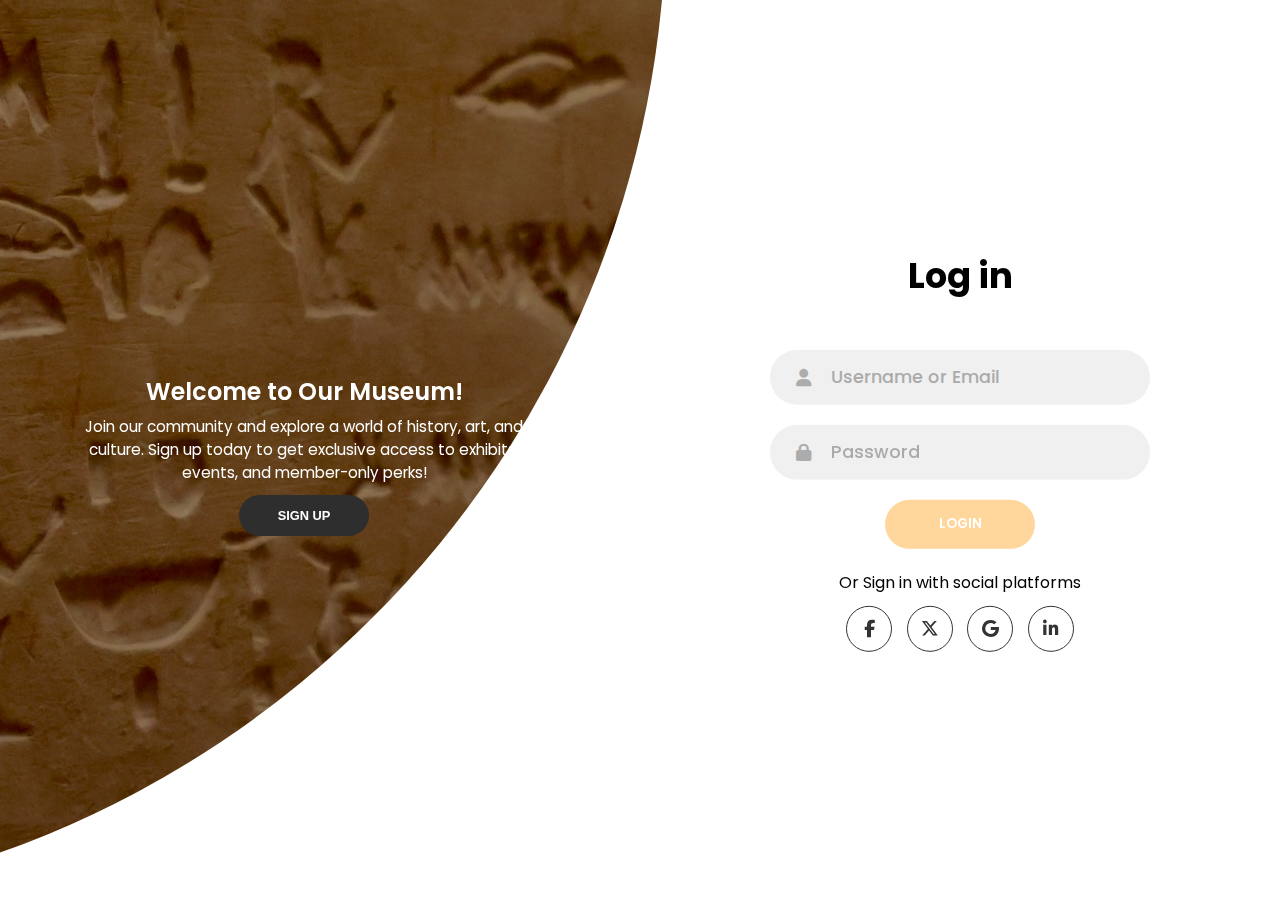
<file: pagesHtml/auth.html>
<!DOCTYPE html>
<html lang="en">

<head>
    <meta charset="UTF-8" />
    <meta name="viewport" content="width=device-width, initial-scale=1.0" />
    <title>MUVO</title>
    <link rel="icon" type="img" href="../assets/images/icon.png">
    <link rel="stylesheet" href="https://cdnjs.cloudflare.com/ajax/libs/font-awesome/6.5.0/css/all.min.css">
    <link rel="stylesheet" href="../css/login.css" />
</head>

<body>

    <div class="container">
        <div class="forms-container">
            <div class="signin-signup">

                <!-- Sign In Form -->
                <form method="post" class="sign-in-form">
                    <h2 class="title">Log in</h2>
                    <div class="form-general-error"></div>

                    <div class="input-field">
                        <i class="fas fa-user"></i>
                        <input type="text" name="Username&Email" placeholder="Username or Email" />
                        <span class="error-message"></span>
                    </div>
                    <div class="input-field password-field">
                        <i class="fas fa-lock password-toggle"></i>
                        <input type="password" class="password-input" placeholder="Password" />
                        <span class="error-message"></span>
                    </div>
                    <input type="submit" value="Login" class="btn solid" />
                    <p class="social-text">Or Sign in with social platforms</p>
                    <div class="social-media">
                        <a href="#" class="social-icon"><i class="fab fa-facebook-f"></i></a>
                        <a href="#" class="social-icon"><i class="fab fa-x-twitter"></i></a>
                        <a href="#" class="social-icon"><i class="fab fa-google"></i></a>
                        <a href="#" class="social-icon"><i class="fab fa-linkedin-in"></i></a>
                    </div>
                </form>

                <!-- Sign Up Form -->
                <form method="post" class="sign-up-form">
                    <h2 class="title">Sign up</h2>
                    <div class="form-general-error"></div>

                    <div class="input-field">
                        <i class="fas fa-user"></i>
                        <input type="text" name="Username" placeholder="Username" />
                        <span class="error-message"></span>
                    </div>
                    <div class="input-field">
                        <i class="fas fa-envelope"></i>
                        <input type="email" name="Email" placeholder="Email" />
                        <span class="error-message"></span>
                    </div>
                    <div class="input-field password-field">
                        <i class="fas fa-lock password-toggle"></i>
                        <input type="password" class="password-input" placeholder="Password" />
                        <span class="error-message"></span>
                    </div>
                    <input type="submit" class="btn" value="Sign up" />
                    <p class="social-text">Or Sign up with social platforms</p>
                    <div class="social-media">
                        <a href="#" class="social-icon"><i class="fab fa-facebook-f"></i></a>
                        <a href="#" class="social-icon"><i class="fab fa-x-twitter"></i></a>
                        <a href="#" class="social-icon"><i class="fab fa-google"></i></a>
                        <a href="#" class="social-icon"><i class="fab fa-linkedin-in"></i></a>
                    </div>
                </form>
            </div>
        </div>

        <!-- Panels -->
        <div class="panels-container">
            <div class="panel left-panel">
                <div class="content">
                    <h3>Welcome to Our Museum!</h3>
                    <p>Join our community and explore a world of history, art, and culture. Sign up today to get
                        exclusive access to exhibits, events, and member-only perks!</p>
                    <button class="btn transparent" id="sign-up-btn">Sign up</button>
                </div>
            </div>
            <div class="panel right-panel">
                <div class="content">
                    <h3>One of us?</h3>
                    <p>Log in to your account and continue your journey through history, art, and culture. Access your
                        tickets, events, and member perks instantly!</p>
                    <button class="btn transparent" id="sign-in-btn">Log in</button>
                </div>
            </div>
        </div>
    </div>

    <script src="../js/login.js"></script>
</body>

</html>
</file>
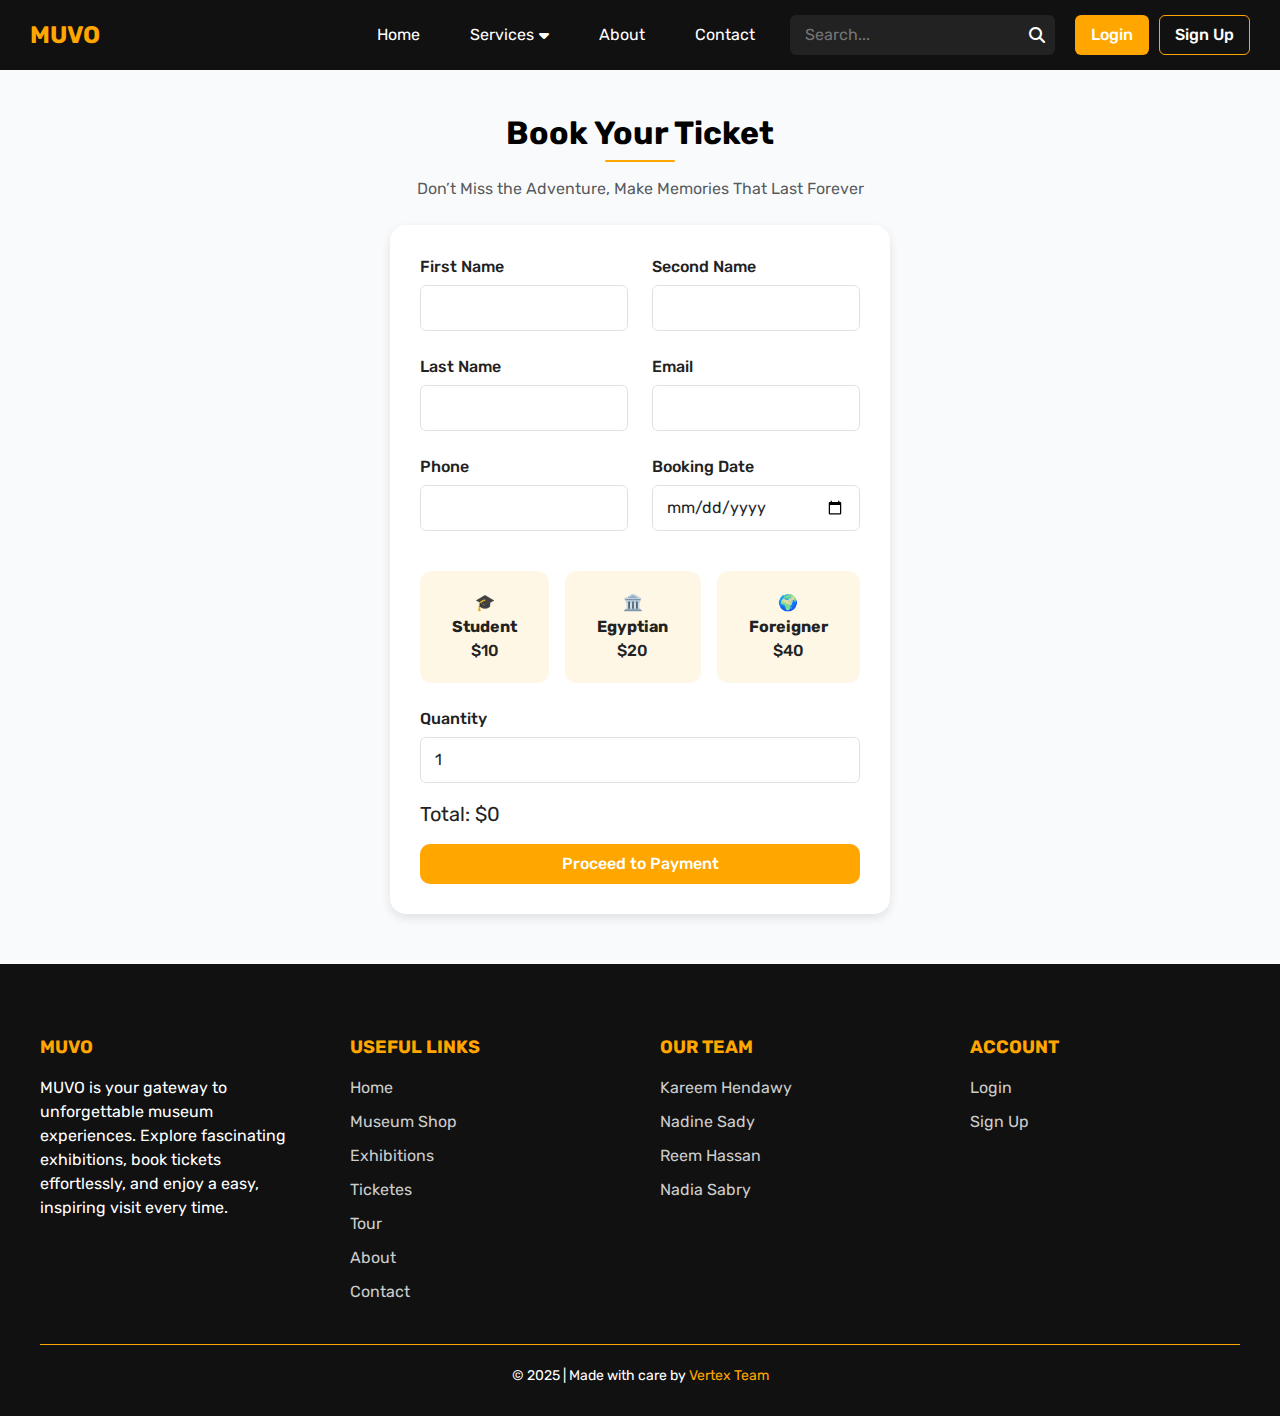
<file: pagesHtml/booking.html>
<!DOCTYPE html>
<html lang="en">

<head>
  <meta charset="UTF-8">
  <meta name="viewport" content="width=device-width, initial-scale=1.0">
  <title>MUVO</title>
  <link rel="icon" type="img" href="../assets/images/icon.png">
  <link href="https://cdn.jsdelivr.net/npm/bootstrap@5.3.3/dist/css/bootstrap.min.css" rel="stylesheet">
  <link rel="stylesheet" href="https://cdnjs.cloudflare.com/ajax/libs/font-awesome/6.5.0/css/all.min.css">
  <link href="../css/booking.css" rel="stylesheet">
</head>

<body>

  <!-- startNavBar -->
  <header>
    <a href="index.html" class="logo">MUVO</a>
    <button id="menu-toggle" class="menu-btn">
      <i class="fas fa-bars"></i>
    </button>

    <ul id="nav-links">
      <li><a href="index.html">Home</a></li>
      <li class="dropdown">
        <a href="#" class="dropbtn">Services <i class="fas fa-caret-down" style="margin-left:5px;"></i></a>
        <ul class="dropdown-content">
          <li><a href="shop.html">Museum Shop</a></li>
          <li><a href="exhibitions.html">Exhibitions</a></li>
          <li><a href="booking.html">Ticketes</a></li>
          <li><a href="tour.html">Tour</a></li>
        </ul>
      </li>
      <li><a href="About.html">About</a></li>
      <li><a href="contact.html">Contact</a></li>
      <li>
        <form class="search-box" method="get">
          <input type="text" name="q" placeholder="Search...">
          <button type="submit"><i class="fas fa-search"></i></button>
        </form>
      </li>
      <li class="auth-buttons">
        <a href="auth.html?mode=login" class="btn">Login</a>
        <a href="auth.html?mode=register" class="btn-outline">Sign Up</a>
      </li>
    </ul>

  </header>
  <!-- endNavBar -->

  <!-- Header -->
  <section class="text-center my-4">
    <h2>Book Your Ticket</h2>
    <p class="text-muted">Don’t Miss the Adventure, Make Memories That Last Forever</p>
  </section>

  <!-- Forms -->
  <div class="container form-container">

    <!-- Booking Form -->
    <form id="ticketBookingForm" class="booking-form-box">
      <div class="row mb-3">
        <div class="col-md-6 mb-3">
          <label for="firstName">First Name</label>
          <input type="text" class="form-control" id="firstName" required>
        </div>

        <div class="col-md-6 mb-3">
          <label for="secondName">Second Name</label>
          <input type="text" class="form-control" id="secondName">
        </div>

        <div class="col-md-6 mb-3">
          <label for="lastName">Last Name</label>
          <input type="text" class="form-control" id="lastName" required>
        </div>
        <div class="col-md-6 mb-3">
          <label for="emailAddress">Email</label>
          <input type="email" class="form-control" id="emailAddress" required>
        </div>
        <div class="col-md-6 mb-3">
          <label for="phoneNumber">Phone</label>
          <input type="tel" class="form-control" id="phoneNumber" required>
        </div>
        <div class="col-md-6 mb-3">
          <label for="bookingDate">Booking Date</label>
          <input type="date" class="form-control" id="bookingDate" required>
        </div>
      </div>

      <div class="d-flex justify-content-between gap-3 mb-4">
        <div class="ticket-type-option flex-fill" data-price="10" data-type="Student">
          🎓 <br> <strong>Student</strong> <br> $10
        </div>
        <div class="ticket-type-option flex-fill" data-price="20" data-type="Egyptian">
          🏛️ <br> <strong>Egyptian</strong> <br> $20
        </div>
        <div class="ticket-type-option flex-fill" data-price="40" data-type="Foreigner">
          🌍 <br> <strong>Foreigner</strong> <br> $40
        </div>
      </div>

      <div class="mb-3">
        <label for="ticketQuantity">Quantity</label>
        <input type="number" id="ticketQuantity" class="form-control" min="1" value="1" required>
      </div>

      <p class="fs-5">Total: $<span id="totalPrice">0</span></p>

      <button type="button" class="btn btn-primary-custom w-100" id="goToPaymentBtn">Proceed to Payment</button>
    </form>

    <!-- Payment Section -->
    <div id="paymentContainer" class="booking-form-box hidden">
      <h3 class="text-center mb-3">Payment</h3>
      <p id="bookingSummary"></p>
      <form id="paymentForm">
        <div class="mb-3">
          <label for="cardNumberInput">Card Number</label>
          <input type="text" class="form-control" id="cardNumberInput" maxlength="16" required>
        </div>
        <div class="mb-3">
          <label for="cardExpiry">Expiry Date</label>
          <input type="month" class="form-control" id="cardExpiry" required>
        </div>
        <div class="mb-3">
          <label for="cardCVV">CVV</label>
          <input type="text" class="form-control" id="cardCVV" maxlength="3" required>
        </div>
        <button type="submit" class="btn btn-primary-custom w-100">Confirm Payment</button>
      </form>
    </div>
  </div>


  <!-- startfooter -->
  <footer>
    <div class="footerContainer">
      <div class="footerflix">
        <div class="footerColumn">
          <div class="footerTitle">MUVO</div>
          <div class="footerDescription">MUVO is your gateway to unforgettable museum experiences. Explore
            fascinating exhibitions, book tickets effortlessly, and enjoy a easy, inspiring visit every
            time.</div>
        </div>
        <div class="footerColumn">
          <div class="footerTitle">USEFUL LINKS</div>
          <div class="footerLinks">
            <a href="index.html">Home</a>
            <a href="shop.html">Museum Shop</a>
            <a href="exhibitions.html">Exhibitions</a>
            <a href="booking.html">Ticketes</a>
            <a href="tour.html">Tour</a>
            <a href="About.html">About</a>
            <a href="contact.html">Contact</a>
          </div>
        </div>
        <div class="footerColumn">
          <div class="footerTitle">OUR TEAM</div>
          <div class="footerLinks">
            <a href="https://www.linkedin.com/in/kareem-w-2a2769325?utm_source=share&utm_campaign=share_via&utm_content=profile&utm_medium=android_app"
              target="_blank">Kareem Hendawy</a>
            <a href="https://www.linkedin.com/in/nadine-sady-273624320?utm_source=share&utm_campaign=share_via&utm_content=profile&utm_medium=android_app"
              target="_blank">Nadine Sady</a>
            <a href="https://www.linkedin.com/in/reem-hassan-57571a382?utm_source=share&utm_campaign=share_via&utm_content=profile&utm_medium=ios_app"
              target="_blank">Reem Hassan</a>
            <a href="https://www.linkedin.com/in/nadia-sabry-432756382?utm_source=share&utm_campaign=share_via&utm_content=profile&utm_medium=ios_app"
              target="_blank">Nadia Sabry</a>
          </div>
        </div>
        <div class="footerColumn">
          <div class="footerTitle">ACCOUNT</div>
          <div class="footerLinks">
            <a href="auth.html?mode=login">Login</a>
            <a href="auth.html?mode=register">Sign Up</a>
          </div>
        </div>
      </div>
      <div class="footerBottom">
        <div class="footerCopyright">
          © 2025 | Made with care by <span> Vertex Team </span>
        </div>
      </div>
    </div>
  </footer>
  <!-- endFooter -->

  <script src="../js/nav.js"></script>
  <script src="../js/boooking.js"></script>
</body>

</html>
</file>
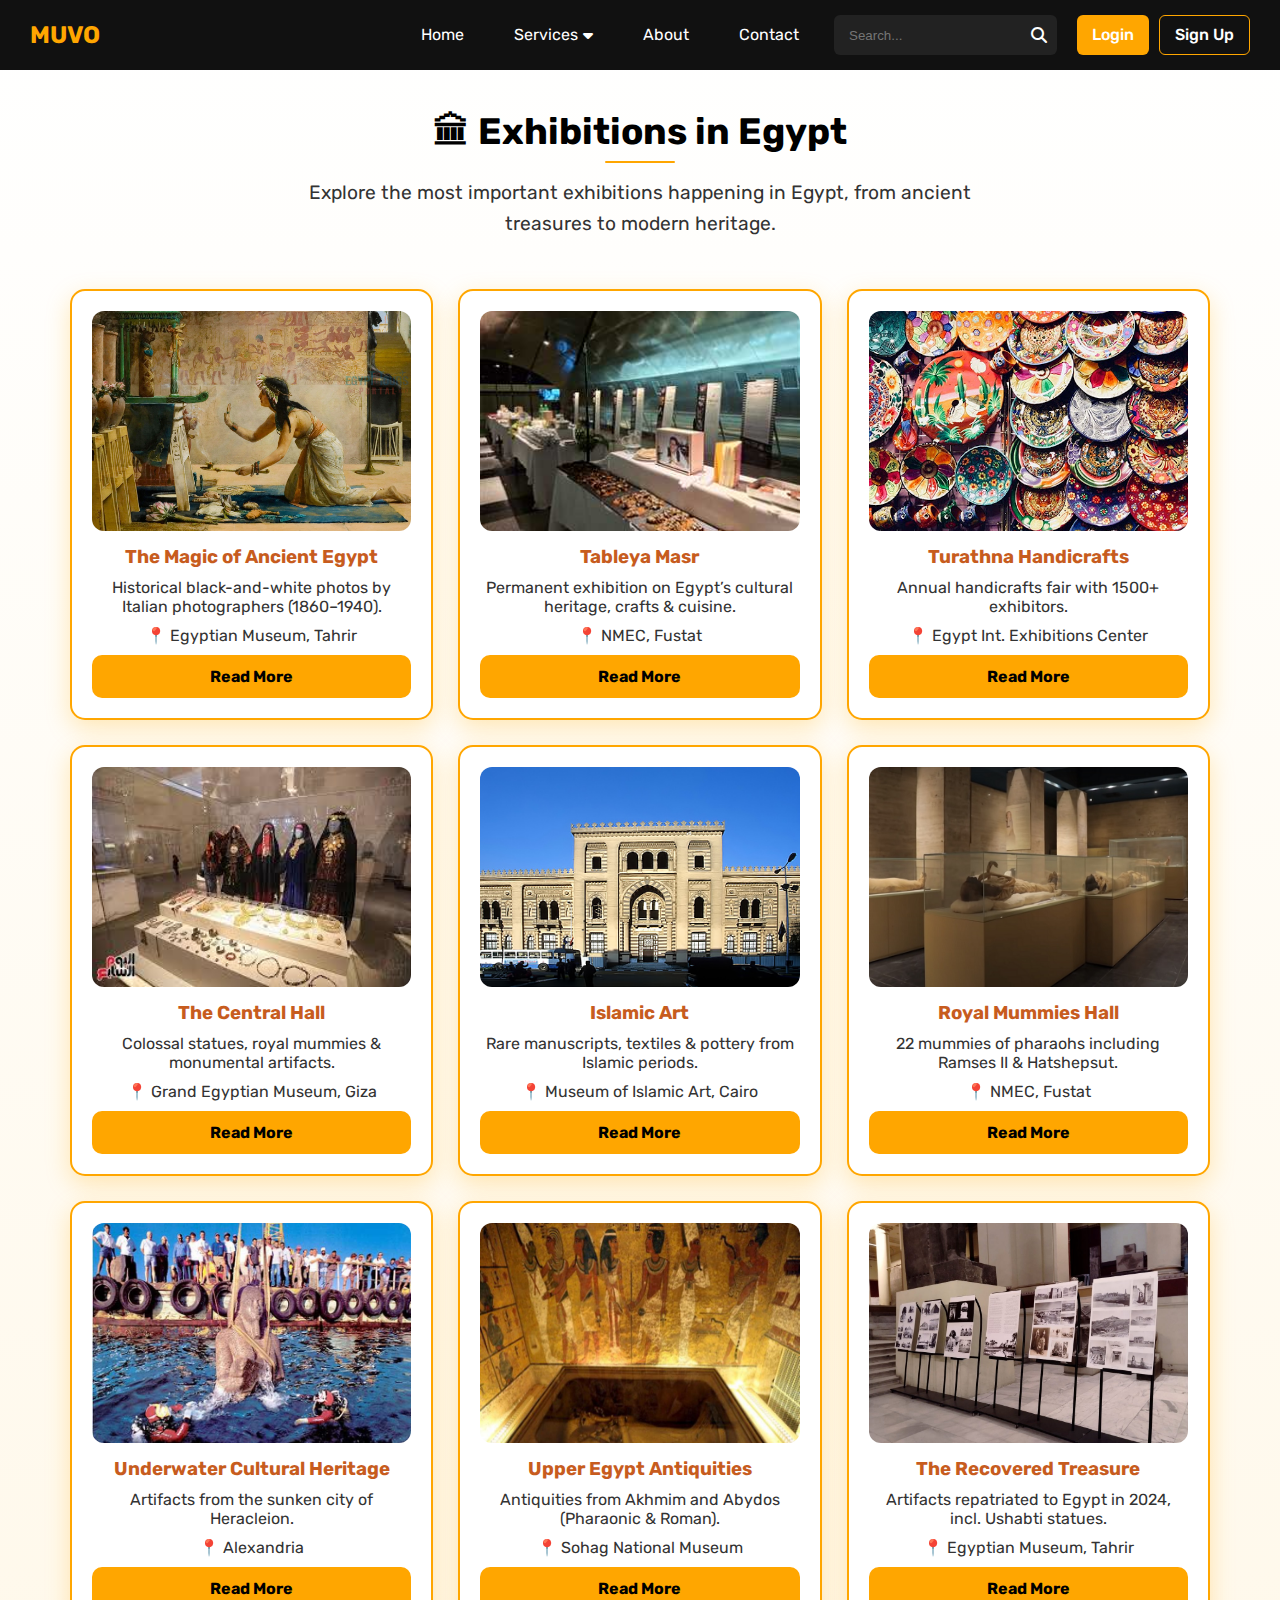
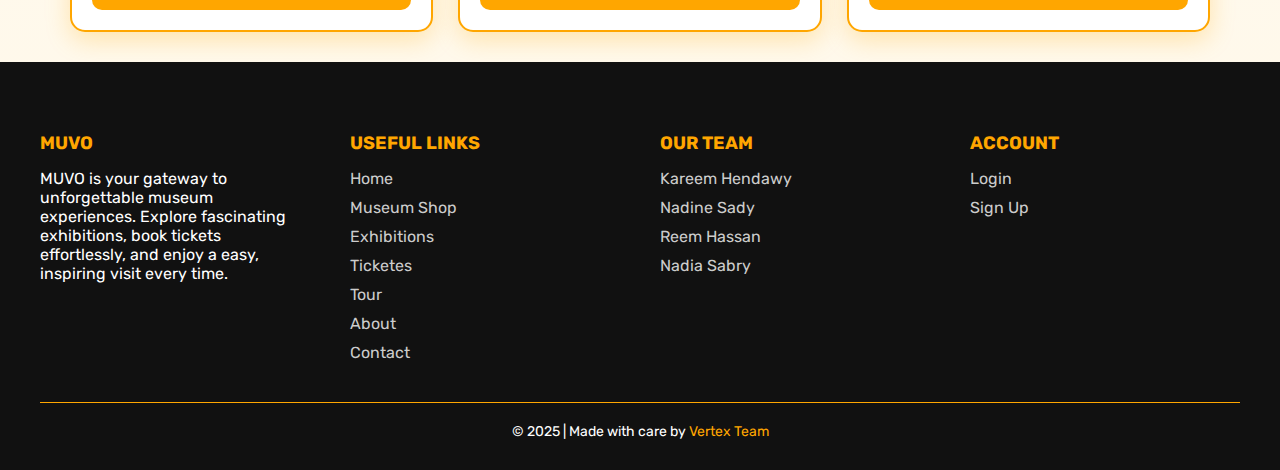
<file: pagesHtml/exhibitions.html>
<!DOCTYPE html>
<html lang="en">

<head>
  <meta charset="UTF-8">
  <meta name="viewport" content="width=device-width, initial-scale=1.0">
  <title>MUVO</title>
  <link rel="icon" type="img" href="../assets/images/icon.png">
  <link rel="stylesheet" href="https://cdnjs.cloudflare.com/ajax/libs/font-awesome/6.5.0/css/all.min.css">
  <link rel="stylesheet" href="../css/exhibitions.css">

</head>

<body>

  <!-- startNavBar -->
  <header>
    <a href="index.html" class="logo">MUVO</a>
    <button id="menu-toggle" class="menu-btn">
      <i class="fas fa-bars"></i>
    </button>

    <ul id="nav-links">
      <li><a href="index.html">Home</a></li>
      <li class="dropdown">
        <a href="#" class="dropbtn">Services <i class="fas fa-caret-down" style="margin-left:5px;"></i></a>
        <ul class="dropdown-content">
          <li><a href="shop.html">Museum Shop</a></li>
          <li><a href="exhibitions.html">Exhibitions</a></li>
          <li><a href="booking.html">Ticketes</a></li>
          <li><a href="tour.html">Tour</a></li>
        </ul>
      </li>
      <li><a href="About.html">About</a></li>
      <li><a href="contact.html">Contact</a></li>
      <li>
        <form class="search-box" method="get">
          <input type="text" name="q" placeholder="Search...">
          <button type="submit"><i class="fas fa-search"></i></button>
        </form>
      </li>
      <li class="auth-buttons">
        <a href="auth.html?mode=login" class="btn">Login</a>
        <a href="auth.html?mode=register" class="btn-outline">Sign Up</a>
      </li>
    </ul>

  </header>
  <!-- endNavBar -->

  <div class="container">
    <h1>🏛 Exhibitions in Egypt</h1>
    <p class="intro">
      Explore the most important exhibitions happening in Egypt,
      from ancient treasures to modern heritage.
    </p>

    <div class="pics">
      <div class="pic">
        <img src="../assets/images/11.jpg" alt="Exhibition Photo">
        <h3>The Magic of Ancient Egypt</h3>
        <p>Historical black-and-white photos by Italian photographers (1860–1940).</p>
        <p class="place">📍 Egyptian Museum, Tahrir</p>
        <a href="https://www.egypttoursportal.com/blog/ancient-egyptian-civilization/ancient-egyptian-magic-and-witchcraft/"
          class="btn-ex">Read More</a>
      </div>

      <div class="pic">
        <img src="../assets/images/2a.jpg" alt="Exhibition Photo">
        <h3>Tableya Masr</h3>
        <p>Permanent exhibition on Egypt’s cultural heritage, crafts & cuisine.</p>
        <p class="place">📍 NMEC, Fustat </p>
        <a href="https://tableyamasreya.com/" class="btn-ex">Read More</a>
      </div>

      <div class="pic">
        <img src="../assets/images/3a.jpg" alt="Exhibition Photo">
        <h3>Turathna Handicrafts</h3>
        <p>Annual handicrafts fair with 1500+ exhibitors.</p>
        <p class="place">📍 Egypt Int. Exhibitions Center </p>
        <a href="https://www.sis.gov.eg/Story/187356?lang=en-us" class="btn-ex">Read More</a>
      </div>

      <div class="pic">
        <img src="../assets/images/4a.jpg" alt="Exhibition Photo">
        <h3>The Central Hall</h3>
        <p>Colossal statues, royal mummies & monumental artifacts.</p>
        <p class="place">📍 Grand Egyptian Museum, Giza </p>
        <a href="https://www.c-h-w.com/" class="btn-ex">Read More</a>
      </div>

      <div class="pic">
        <img src="../assets/images/5a.jpg" alt="Exhibition Photo">
        <h3>Islamic Art</h3>
        <p>Rare manuscripts, textiles & pottery from Islamic periods.</p>
        <p class="place">📍 Museum of Islamic Art, Cairo </p>
        <a href="https://en.wikipedia.org/wiki/Islamic_art" class="btn-ex">Read More</a>
      </div>

      <div class="pic">
        <img src="../assets/images/6a.jpg" alt="Exhibition Photo">
        <h3>Royal Mummies Hall</h3>
        <p>22 mummies of pharaohs including Ramses II & Hatshepsut.</p>
        <p class="place">📍 NMEC, Fustat </p>
        <a href="https://nmec.gov.eg/mummies-hall/" class="btn-ex">Read More</a>
      </div>

      <div class="pic">
        <img src="../assets/images/7a.jpg" alt="Exhibition Photo">
        <h3>Underwater Cultural Heritage</h3>
        <p>Artifacts from the sunken city of Heracleion.</p>
        <p class="place">📍 Alexandria </p>
        <a href="https://www.unesco.org/en/underwater-heritage" class="btn-ex">Read More</a>
      </div>

      <div class="pic">
        <img src="../assets/images/8a.jpg" alt="Exhibition Photo">
        <h3>Upper Egypt Antiquities</h3>
        <p>Antiquities from Akhmim and Abydos (Pharaonic & Roman).</p>
        <p class="place">📍 Sohag National Museum </p>
        <a href="https://egymonuments.gov.eg/" class="btn-ex">Read More</a>
      </div>

      <div class="pic">
        <img src="../assets/images/9a.jpg" alt="Exhibition Photo">
        <h3>The Recovered Treasure</h3>
        <p>Artifacts repatriated to Egypt in 2024, incl. Ushabti statues.</p>
        <p class="place">📍 Egyptian Museum, Tahrir </p>
        <a href="https://en.wikipedia.org/wiki/Nuestra_Se%C3%B1ora_de_Atocha" class="btn-ex">Read More</a>
      </div>
    </div>
  </div>

  <!-- startfooter -->
  <footer>
    <div class="footerContainer">
      <div class="footerflix">
        <div class="footerColumn">
          <div class="footerTitle">MUVO</div>
          <div class="footerDescription">MUVO is your gateway to unforgettable museum experiences. Explore
            fascinating exhibitions, book tickets effortlessly, and enjoy a easy, inspiring visit every
            time.</div>
        </div>
        <div class="footerColumn">
          <div class="footerTitle">USEFUL LINKS</div>
          <div class="footerLinks">
            <a href="index.html">Home</a>
            <a href="shop.html">Museum Shop</a>
            <a href="exhibitions.html">Exhibitions</a>
            <a href="booking.html">Ticketes</a>
            <a href="tour.html">Tour</a>
            <a href="About.html">About</a>
            <a href="contact.html">Contact</a>
          </div>
        </div>
        <div class="footerColumn">
          <div class="footerTitle">OUR TEAM</div>
          <div class="footerLinks">
            <a href="https://www.linkedin.com/in/kareem-w-2a2769325?utm_source=share&utm_campaign=share_via&utm_content=profile&utm_medium=android_app"
              target="_blank">Kareem Hendawy</a>
            <a href="https://www.linkedin.com/in/nadine-sady-273624320?utm_source=share&utm_campaign=share_via&utm_content=profile&utm_medium=android_app"
              target="_blank">Nadine Sady</a>
            <a href="https://www.linkedin.com/in/reem-hassan-57571a382?utm_source=share&utm_campaign=share_via&utm_content=profile&utm_medium=ios_app"
              target="_blank">Reem Hassan</a>
            <a href="https://www.linkedin.com/in/nadia-sabry-432756382?utm_source=share&utm_campaign=share_via&utm_content=profile&utm_medium=ios_app"
              target="_blank">Nadia Sabry</a>
          </div>
        </div>
        <div class="footerColumn">
          <div class="footerTitle">ACCOUNT</div>
          <div class="footerLinks">
            <a href="auth.html?mode=login">Login</a>
            <a href="auth.html?mode=register">Sign Up</a>
          </div>
        </div>
      </div>
      <div class="footerBottom">
        <div class="footerCopyright">
          © 2025 | Made with care by <span> Vertex Team </span>
        </div>
      </div>
    </div>
  </footer>
  <!-- endFooter -->

  <script src="../js/nav.js"></script>
</body>

</html>
</file>
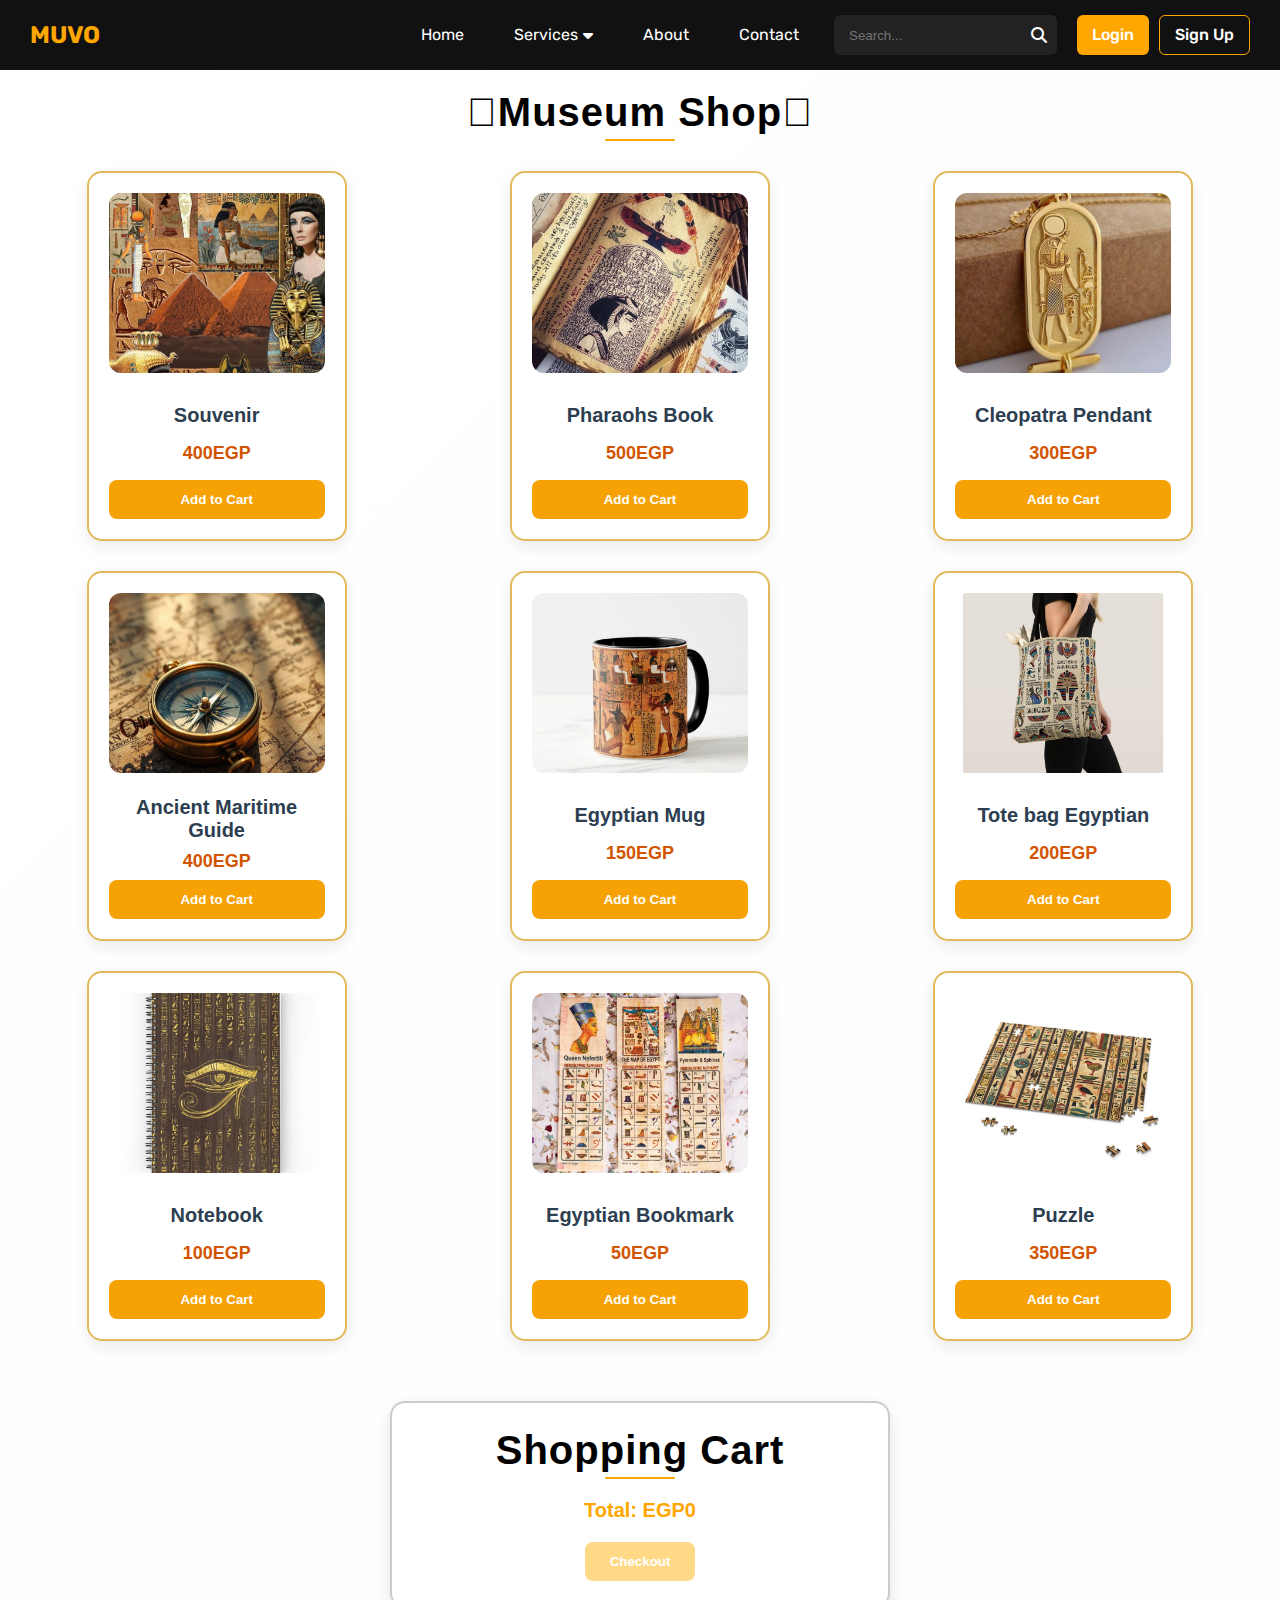
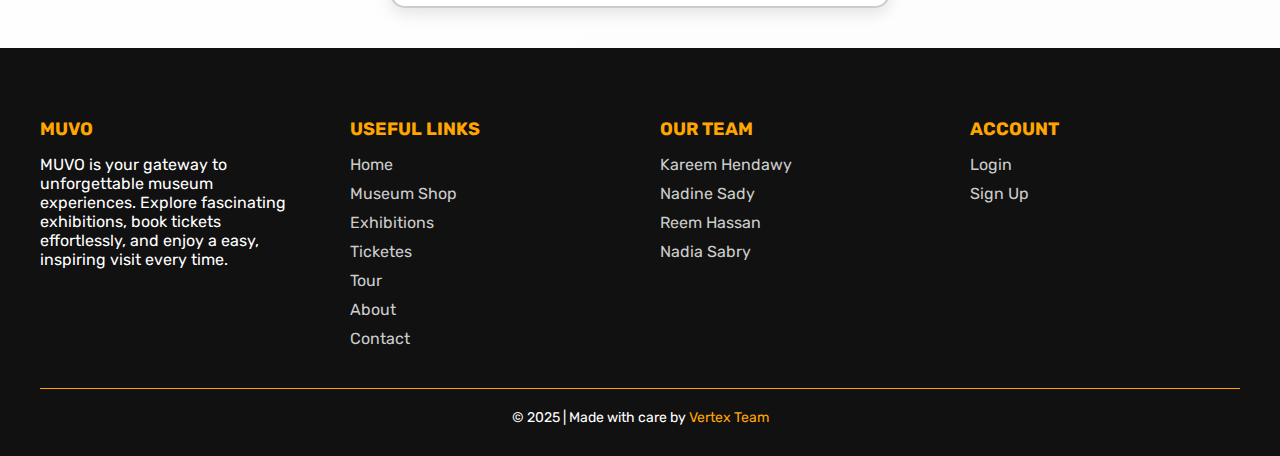
<file: pagesHtml/shop.html>
<!DOCTYPE html>
<html lang="en">

<head>
  <meta charset="UTF-8">
  <meta name="viewport" content="width=device-width, initial-scale=1.0">
  <title>MUVO</title>
  <link rel="icon" type="img" href="../assets/images/icon.png">
  <link rel="stylesheet" href="https://cdnjs.cloudflare.com/ajax/libs/font-awesome/6.5.0/css/all.min.css">
  <link rel="stylesheet" href="../css/shop.css">
</head>

<body>

  <!-- startNavBar -->
  <header>
    <a href="../index.html" class="logo">MUVO</a>
    <button id="menu-toggle" class="menu-btn">
      <i class="fas fa-bars"></i>
    </button>

    <ul id="nav-links">
      <li><a href="../index.html">Home</a></li>
      <li class="dropdown">
        <a href="#" class="dropbtn">Services <i class="fas fa-caret-down" style="margin-left:5px;"></i></a>
        <ul class="dropdown-content">
          <li><a href="shop.html">Museum Shop</a></li>
          <li><a href="exhibitions.html">Exhibitions</a></li>
          <li><a href="booking.html">Ticketes</a></li>
          <li><a href="tour.html">Tour</a></li>
        </ul>
      </li>
      <li><a href="About.html">About</a></li>
      <li><a href="contact.html">Contact</a></li>
      <li>
        <form class="search-box" method="get">
          <input type="text" name="q" placeholder="Search...">
          <button type="submit"><i class="fas fa-search"></i></button>
        </form>
      </li>
      <li class="auth-buttons">
        <a href="auth.html?mode=login" class="btn">Login</a>
        <a href="auth.html?mode=register" class="btn-outline">Sign Up</a>
      </li>
    </ul>

  </header>
  <!-- endNavBar -->

  <section id="shop">
    <h2>𓂀Museum Shop𓂀</h2>

    <!-- Products -->
    <div class="products">
      <!-- Product 1 -->
      <div class="product">
        <img src="../assets/images/shop2.jpg" alt="Souvenir">
        <h3>Souvenir</h3>
        <p class="price">400EGP</p>
        <button class="add-to-cart" data-name="Souvenir" data-price="400">Add to Cart</button>
      </div>

      <!-- Product 2 -->
      <div class="product">
        <img src="../assets/images/shop1.jpg" alt="Pharaohs Book">
        <h3>Pharaohs Book</h3>
        <p class="price">500EGP</p>
        <button class="add-to-cart" data-name="Pharaohs Book" data-price="500">Add to Cart</button>
      </div>

      <!-- Product 3 -->
      <div class="product">
        <img src="../assets/images/shop3.jpg" alt="Cleopatra Pendant">
        <h3>Cleopatra Pendant</h3>
        <p class="price">300EGP</p>
        <button class="add-to-cart" data-name="Cleopatra Pendant" data-price="300">Add to Cart</button>
      </div>



      <!-- Product 4-->
      <div class="product">
        <img src="../assets/images/shop9.jpg" alt="">
        <h3>Ancient Maritime Guide</h3>
        <p class="price">400EGP</p>
        <button class="add-to-cart" data-name="Ancient Maritime Guide" data-price="400">Add to Cart</button>
      </div>

      <!-- Product 5 -->
      <div class="product">
        <img src="../assets/images/shop5.jpg" alt="Egyptian Mug">
        <h3>Egyptian Mug</h3>
        <p class="price">150EGP</p>
        <button class="add-to-cart" data-name="Egyptian Mug" data-price="150">Add to Cart</button>
      </div>

      <!-- Product 6 -->
      <div class="product">
        <img src="../assets/images/shop6.jpg" alt="Tote bag Egyptian">
        <h3>Tote bag Egyptian</h3>
        <p class="price">200EGP</p>
        <button class="add-to-cart" data-name="Tote bag Egyptian" data-price="200">Add to Cart</button>
      </div>

      <!-- Product 7-->
      <div class="product">
        <img src="../assets/images/shop7.jpg" alt=" Notebook">
        <h3> Notebook</h3>
        <p class="price">100EGP</p>
        <button class="add-to-cart" data-name="A Notebook" data-price="100">Add to Cart</button>
      </div>

      <!-- Product8  -->
      <div class="product">
        <img src="../assets/images/shop8.jpg" alt="Egyptian Bookmark">
        <h3>Egyptian Bookmark</h3>
        <p class="price">50EGP</p>
        <button class="add-to-cart" data-name="Egyptian Bookmark" data-price="50">Add to Cart</button>
      </div>


      <!-- Product9  -->
      <div class="product">
        <img src="../assets/images/shop4.jpg" alt="EgyptianPuzzle">
        <h3>Puzzle</h3>
        <p class="price">350EGP</p>
        <button class="add-to-cart" data-name="Egyptian Puzzle" data-price="350">Add to Cart</button>
      </div>
    </div>

    <!-- Shopping Cart -->
    <div id="cart">
      <h2>Shopping Cart</h2>
      <ul id="cart-items"></ul>
      <p id="total">Total: EGP0</p>
      <button id="checkoutBtn">Checkout</button>
    </div>
  </section>

  <!-- startfooter -->
  <footer>
    <div class="footerContainer">
      <div class="footerflix">
        <div class="footerColumn">
          <div class="footerTitle">MUVO</div>
          <div class="footerDescription">MUVO is your gateway to unforgettable museum experiences. Explore
            fascinating exhibitions, book tickets effortlessly, and enjoy a easy, inspiring visit every
            time.</div>
        </div>
        <div class="footerColumn">
          <div class="footerTitle">USEFUL LINKS</div>
          <div class="footerLinks">
            <a href="../index.html">Home</a>
            <a href="shop.html">Museum Shop</a>
            <a href="exhibitions.html">Exhibitions</a>
            <a href="booking.html">Ticketes</a>
            <a href="tour.html">Tour</a>
            <a href="About.html">About</a>
            <a href="contact.html">Contact</a>
          </div>
        </div>
        <div class="footerColumn">
          <div class="footerTitle">OUR TEAM</div>
          <div class="footerLinks">
            <a href="https://www.linkedin.com/in/kareem-w-2a2769325?utm_source=share&utm_campaign=share_via&utm_content=profile&utm_medium=android_app"
              target="_blank">Kareem Hendawy</a>
            <a href="https://www.linkedin.com/in/nadine-sady-273624320?utm_source=share&utm_campaign=share_via&utm_content=profile&utm_medium=android_app"
              target="_blank">Nadine Sady</a>
            <a href="https://www.linkedin.com/in/reem-hassan-57571a382?utm_source=share&utm_campaign=share_via&utm_content=profile&utm_medium=ios_app"
              target="_blank">Reem Hassan</a>
            <a href="https://www.linkedin.com/in/nadia-sabry-432756382?utm_source=share&utm_campaign=share_via&utm_content=profile&utm_medium=ios_app"
              target="_blank">Nadia Sabry</a>
          </div>
        </div>
        <div class="footerColumn">
          <div class="footerTitle">ACCOUNT</div>
          <div class="footerLinks">
            <a href="auth.html?mode=login">Login</a>
            <a href="auth.html?mode=register">Sign Up</a>
          </div>
        </div>
      </div>
      <div class="footerBottom">
        <div class="footerCopyright">
          © 2025 | Made with care by <span> Vertex Team </span>
        </div>
      </div>
    </div>
  </footer>
  <!-- endFooter -->

  <script src="../js/nav.js"></script>
  <script src="../js/shop.js"></script>
</body>

</html>
</file>
<file: css/about.css>
@import url('https://fonts.googleapis.com/css2?family=Rubik:ital,wght@0,300..900;1,300..900&display=swap');
* {
  margin: 0;
  padding: 0;
  box-sizing: border-box;
}
/* ================= startNavbar ================= */

/* ===== Header Base ===== */
header {
  position: fixed;
  top: 0;
  left: 0;
  width: 100%;
  background: #111;
  color: #fff;
  display: flex;
  align-items: center;
  justify-content: space-between;
  padding: 15px 30px;
  z-index: 1000;
  transition: all 0.4s ease; 
}

/* Logo styling */
header .logo {
  font-size: 24px;
  font-weight: 700;
  color: rgb(255, 166, 0);
  text-decoration: none;
  transition: color 0.3s ease;
}

/* ===== Menu Toggle Button ===== */
.menu-btn {
  display: none;
  background-color: rgb(255, 166, 0);
  width: 40px;
  height: 40px;
  border-radius: 8px;
  border: none;
  color: #fff;
  font-size: 22px;
  cursor: pointer;
  transition: transform 0.5s ease, background 0.3s ease;
}
/*========= Rotate animation menu button ======= */
.menu-btn.rotate {
  transform: rotate(360deg);
}

/* ===== Navigation Links ===== */
#nav-links {
  display: flex;
  align-items: center;
  justify-content: center; 
  gap: 20px;
  list-style: none;
  margin: 0;
  z-index: 1000;
  transition: all 0.4s ease;
}

#nav-links li {
  position: relative;
}

/*  ======== height and styling for links, buttons, and search box ============*/
#nav-links li a,
.btn,
.btn-outline,
.search-box {
  height: 40px;
  line-height: 40px;
  font-size: 16px;
  border-radius: 6px;
  display: flex;
  align-items: center;
  justify-content: center;
  transition: all 0.3s ease; /* animathion 3nd hover*/
}

/* Navigation links styling */
#nav-links li a {
  color: #fff;
  text-decoration: none;
  padding: 0 15px;
  transition: all 0.3s ease;
}

#nav-links li a.active {
  border-bottom: 3px solid rgb(255, 166, 0);
  color: rgb(255, 166, 0);
}

#nav-links li a:hover {
  color: #111;
  background: rgb(255, 166, 0);
}

/* ===== Dropdown ===== */
.dropdown .dropbtn {
  display: flex;
  align-items: center;
  cursor: pointer;
  transition: all 0.3s ease;
}

/* Dropdown menu styling */
.dropdown-content {
  max-height: 0;
  overflow: hidden;
  opacity: 0;
  padding: 0;
  position: absolute;
  top: 100%;
  left: 0;
  background: #222;
  min-width: 160px;
  border-radius: 8px;
  transition: max-height 0.4s ease, opacity 0.4s ease, padding 0.4s ease;
  z-index: 999;
}

/* Show active dropdown */
.dropdown .dropdown-content.show {
  max-height: 500px;
  opacity: 1;
  padding: 10px 0;
}

.dropdown-content li {
  list-style: none;
}

.dropdown-content li a {
  display: block;
  padding: 10px 15px;
  color: #fff;
  text-decoration: none;
  transition: all 0.3s ease;
}

.dropdown-content li a:hover {
  background: rgb(255, 166, 0);
  color: #111;
}

/* alsahm ellf */
.dropbtn i {
  transition: transform 0.3s ease;
  display: inline-block;
}

.rotate {
  transform: rotate(180deg);
}

/* ===== Search Box ===== */
.search-box {
  display: flex;
  align-items: center;
  background: #222;
  padding: 0 10px;
  border-radius: 6px;
  transition: all 0.3s ease;
}

.search-box input {
  border: none;
  outline: none;
  background: transparent;
  color: #fff;
  flex: 1;
  min-width: 0;
  padding: 0 5px;
  transition: all 0.3s ease;
}

.search-box button {
  background: none;
  border: none;
  color: #fff;
  cursor: pointer;
  font-size: 16px;
  display: flex;
  align-items: center;
  justify-content: center;
  transition: color 0.3s ease;
}

/* ===== Buttons ===== */
.btn,
.btn-outline {
  padding: 0 15px;
  font-weight: 500;
  transition: all 0.3s ease;
  justify-content: center;
}

.btn {
  background: rgb(255, 166, 0);
  color: #111;
}

.btn:hover {
  background: #fff;
  color: #111;
}

.btn-outline {
  border: 1px solid rgb(255, 166, 0);
  color: rgb(255, 166, 0);
}

.btn-outline:hover {
  background: rgb(255, 166, 0);
  color: #111;
}

/* Auth buttons container */
.auth-buttons {
  display: flex;
  flex-direction: row;
  align-items: center;
  gap: 10px;
  transition: all 0.3s ease;
}

/* ===== Responsive Navbar ===== */

/* Desktop (≥1025px) */
@media (min-width: 1025px) {
  .dropdown:hover .dropdown-content {
    display: block;
    max-height: 500px;
    opacity: 1;
    padding: 10px 0;
  }
}
@media (min-width: 993px) {
  .dropdown:hover .dropdown-content {
    display: block;
    max-height: 500px;
    opacity: 1;
    padding: 10px 0;
  }
}

/* Tablet (768px – 1024px) */
@media (min-width: 768px) and (max-width: 1024px) {
  #nav-links {
    position: fixed;
    top: 60px;
    right: -100%;
    flex-direction: column;
    align-items: stretch;
    background: #111;
    width: 240px;
    height: 100vh;
    padding: 20px 0;
    transition: right 0.5s ease, opacity 0.5s ease;
    opacity: 0;
  }

  #nav-links.active {
    right: 0;
    opacity: 1;
  }

  .menu-btn {
    display: block;
  }

  #nav-links li a {
    width: 100%;
    text-align: center;
    padding: 12px 0;
  }

  .dropdown-content {
    position: static;
    display: none;
    width: 100%;
    background: none;
    padding: 0;
    transition: all 0.4s ease;
  }

  .dropdown .dropdown-content.show {
    display: block;
    opacity: 1;
  }

  .search-box {
    width: 80%;
    margin: 15px auto;
  }

  .search-box input {
    width: 100%;
    height: 36px;
    font-size: 14px;
  }

  .search-box button {
    height: 36px;
    width: 40px;
  }

  .auth-buttons {
    flex-direction: column;
    align-items: center;
    margin-top: 15px;
  }

  .auth-buttons .btn,
  .auth-buttons .btn-outline {
    width: 120px !important;
    height: 36px;
    font-size: 14px;
    line-height: 36px;
    padding: 0;
  }
}

@media (max-width: 1024px) {
  .dropdown .dropdown-content {
    position: static;
    display: block; /* display دائمًا block عشان toggle يعمل */
    width: 100%;
    background: #111;
  }
}


/* Mobile (≤767px) */
@media (max-width: 767px) {
  #nav-links {
    position: fixed;
    top: 60px;
    right: -100%;
    flex-direction: column;
    align-items: stretch;
    background: #111;
    width: 240px;
    height: 100vh;
    padding: 20px 0;
    transition: right 0.5s ease, opacity 0.5s ease;
    opacity: 0;
  }

  #nav-links.active {
    right: 0;
    opacity: 1;
  }

  .menu-btn {
    display: block;
  }

  #nav-links li a {
    width: 100%;
    text-align: center;
    padding: 12px 0;
  }

  .dropdown-content {
    position: static;
    display: none;
    width: 100%;
    background: none;
    padding: 0;
  }

  .dropdown .dropdown-content.show {
    display: block;
    opacity: 1;
  }

  .search-box {
    width: 80%;
    margin: 15px auto;
  }

  .search-box input {
    width: 100%;
    height: 36px;
    font-size: 14px;
  }

  .search-box button {
    height: 36px;
    width: 40px;
  }

  .auth-buttons {
    flex-direction: column;
    align-items: center;
    margin-top: 15px;
  }

  .auth-buttons .btn,
  .auth-buttons .btn-outline {
    width: 120px !important;
    height: 36px;
    font-size: 14px;
    line-height: 36px;
    padding: 0;
  }
}
/* ================ endnav bar =================*/




/* about */ 
body {
    font-family: "Rubik", sans-serif;
    margin: 0;
    padding: 0;
    background: #fafafa;
  }
  
  /* الهيدر */
  .About {
    position: relative;
  }
  .About img{
    display: flex;
    height: 735px;
    width: 100%;
    object-fit: cover;
  }
  .About h1 { 
    position: absolute;
    top: 30%;
    left: 50%;
    transform: translateX(-50%);
    font-size: 90px;
    font-weight: 200;
    color: white;
    opacity: 0;
    animation: fadeSlide 2s forwards ease-in-out;
    text-shadow: 2px 2px 15px rgba(0, 0, 0, 0.7); 
  }
  
 
  @keyframes fadeSlide {
    0% { opacity: 0; transform: translate(-50%, -50px); }
    100% { opacity: 1; transform: translate(-50%, 0); }
  }
  
  /* section2 */ 
  .about-container {
    display: flex;
    align-items: flex-start;
    justify-content: center;
    max-width: 1200px;
    margin: 70px auto;
    gap: 60px;
    padding: 20px;
  }
  
  .about-image img {
    width: 400px;
    height: 500px;
    border-radius: 10px;
    object-fit: cover;
    box-shadow: 0 5px 20px rgba(76, 76, 76, 0.6);
    transition: 0.3s;
  }
  .about-image img:hover {
    transform: scale(1.05);
  }
  
  .about-text {
    max-width: 600px;
  }
  .about-text h4 {
    color: rgb(255, 166, 0);
    font-size: 16px;
    margin-bottom: 10px;
  }
  .about-text h1 {
    font-size: 36px;
    margin: 10px 0 20px;
    color: #222;
  }
  .about-text p {
    font-size: 18px;
    line-height: 1.6;
    margin-bottom: 20px;
    color: #444;
  }
  
  /* section3 */ 
  .museum {
    display: flex;
    align-items: center;
    justify-content: center;
    max-width: 1200px;
    margin: 80px auto;
    gap: 40px;
    padding: 20px;
  }
  .museum-text h2 {
    font-size: 28px;
    text-transform: uppercase;
    color: rgb(255, 166, 0); 
    margin-bottom: 15px;
  }
  .museum-text p {
    font-size: 18px;
    line-height: 1.6;
    margin-bottom: 15px;
    color: #555;
  }
  .museum-text ul {
    list-style: none;
    padding: 0;
    margin: 20px 0;
  }
  .museum-text ul li {
    font-size: 16px;
    margin-bottom: 10px;
    color: #333;
  }
  .museum-text .btnAbout {
    display: inline-block;
    margin-top: 20px;
    padding: 12px 24px;
    border: 2px solid rgb(255, 166, 0);
    border-radius: 25px;
    text-decoration: none;
    color: rgb(255, 166, 0);
    font-weight: bold;
    transition: 0.3s;
  }
  .museum-text .btnAbout:hover {
    background: rgb(255, 166, 0);
    color: white;
  }
  .museum-image img {
    width: 400px;
    height: 500px;
    border-radius: 10px;
    box-shadow: 0 5px 15px rgba(86, 86, 86, 0.7);
    transition: 0.3s;
  }
  .museum-image img:hover {
    transform: scale(1.05);
  }
  
  /* ==================== RESPONSIVE ==================== */
  
  /* للأجهزة المتوسطة (تابلت) */
  @media (max-width: 992px) {
    .About h1 {
      font-size: 60px;
    }
    .about-container, .museum {
      flex-direction: column;
      text-align: center;
    }
    .about-image img, .museum-image img {
      width: 100%;
      height: auto;
    }
  }
  
  /* للموبايل */
  @media (max-width: 600px) {
    .About img {
      height: 500px;
    }
    .About h1 {
      font-size: 40px;
      top: 35%;
    }
    .about-container, .museum {
      margin: 40px auto;
      gap: 20px;
      padding: 10px;
    }
    .about-text h1 {
      font-size: 26px;
    }
    .about-text p, .museum-text p {
      font-size: 16px;
    }
    .museum-text h2 {
      font-size: 22px;
    }
    .museum-text .btnAbout {
      padding: 10px 20px;
      font-size: 14px;
    }
  }
  





  
/* ===== Footer Base Styles ===== */
footer {
  background-color: #111;
  color: #ffffff;
  padding: 60px 20px 30px 20px;
}

.footerContainer {
  max-width: 1200px;
  margin: 0 auto;
}

/* ===== Footer Flex Layout ===== */
.footerflix {
  display: flex;
  flex-wrap: wrap;
  gap: 40px;
  margin-bottom: 40px;
  justify-content: space-between;
}

/* ===== Footer Columns ===== */
.footerColumn {
  display: flex;
  flex-direction: column;
  flex: 1 1 180px;
  min-width: 180px;
}

.footerColumn .footerTitle {
  font-weight: 700;
  font-size: 18px;
  margin-bottom: 15px;
  color: rgb(255, 166, 0);
}

/* ===== Footer Links Styling ===== */
.footerLinks {
  display: flex;
  flex-direction: column;
  align-items: flex-start;
  gap: 10px;
}

.footerLinks a {
  display: inline-block;
  color: #ccc;
  text-decoration: none;
  transition: all 0.3s ease;
}

.footerLinks a:hover {
  color: rgb(255, 166, 0);
}

.footerColumn .footerTitle:first-child {
  margin-top: 10px;
}

/* ===== Footer Bottom Section ===== */
.footerBottom {
  display: flex;
  justify-content: center;
  gap: 15px;
  border-top: 1px solid rgb(255, 166, 0);
  padding-top: 20px;
  font-size: 14px;
  color: #ffffff;
}

.footerBottom span {
  color: rgb(255, 166, 0);
}

/* ===== Responsive Styles footer Screens <= 1024px ===== */
@media (max-width: 1024px) {
  .footerflix {
    display: flex;
    flex-wrap: wrap;
    justify-content: center;
    gap: 15px;
    margin-bottom: 20px;
  }

  .footerColumn:first-child {
    flex: 0 0 100%;
    text-align: center;
  }

  .footerColumn:not(:first-child) {
    flex: 0 0 auto;
    display: inline-flex;
    flex-direction: column;
    text-align: center;
  }

  .footerLinks {
    display: flex;
    flex-direction: column;
    align-items: center;
    gap: 10px;
  }

  .footerBottom {
    flex-direction: column;
    align-items: center;
    gap: 10px;
    text-align: center;
    margin-top: 20px;
  }
}

/* ===== Responsive Styles footer Screens <= 767px ===== */
@media (max-width: 767px) {
  .footerColumn:not(:first-child) {
    display: none;
  }

  .footerColumn:first-child {
    flex: 0 0 100%;
    text-align: center;
  }

  .footerflix {
    justify-content: center;
    gap: 0;
  }
}
</file>
<file: css/login.css>
@import url("https://fonts.googleapis.com/css2?family=Poppins:wght@200;300;400;500;600;700;800&display=swap");

* {
    margin: 0;
    padding: 0;
    box-sizing: border-box;
}

body,
input {
    font-family: "Poppins", sans-serif;
}

.container {
    position: relative;
    width: 100%;
    background-color: #fff;
    min-height: 100vh;
    overflow: hidden;
}

.forms-container {
    position: absolute;
    width: 100%;
    height: 100%;
    top: 0;
    left: 0;
}

.signin-signup {
    position: absolute;
    top: 50%;
    transform: translate(-50%, -50%);
    left: 75%;
    width: 50%;
    transition: 1s 0.7s ease-in-out;
    display: grid;
    grid-template-columns: 1fr;
    z-index: 5;
}

form {
    display: flex;
    align-items: center;
    justify-content: center;
    flex-direction: column;
    padding: 0rem 5rem;
    transition: all 0.2s 0.7s;
    overflow: hidden;
    grid-column: 1 / 2;
    grid-row: 1 / 2;
}

form.sign-up-form {
    opacity: 0;
    z-index: 1;
}

form.sign-in-form {
    z-index: 2;
}

.title {
    font-size: 2.2rem;
    color: rgb(0, 0, 0);
    margin-bottom: 10px;
}

.error-message {
    color: red;
    font-size: 10px;
    margin-top: 3px;
    display: block;
    width: 250px;
    height: 14px;
}

.form-general-error {
    color: red;
    font-size: 0.9rem;
    margin-bottom: 10px;

    text-align: center;
    min-height: 18px;
}


.input-field {
    max-width: 380px;
    width: 100%;
    background-color: #f0f0f0;
    margin: 10px 0;
    height: 55px;
    border-radius: 55px;
    display: grid;
    grid-template-columns: 15% 85%;
    padding: 0 0.4rem;
    position: relative;
}

.input-field i {
    text-align: center;
    line-height: 55px;
    color: #acacac;
    transition: 0.5s;
    font-size: 1.1rem;
}

.input-field input {
    background: none;
    outline: none;
    border: none;
    line-height: 1;
    font-weight: 600;
    font-size: 1.1rem;
    color: #333;
}

.input-field input::placeholder {
    color: #aaa;
    font-weight: 500;
}

.social-text {
    padding: 0.7rem 0;
    font-size: 1rem;
}

.social-media {
    display: flex;
    justify-content: center;
}

.social-icon {
    height: 46px;
    width: 46px;
    display: flex;
    justify-content: center;
    align-items: center;
    margin: 0 0.45rem;
    color: #333;
    border-radius: 50%;
    border: 1px solid #333;
    text-decoration: none;
    font-size: 1.1rem;
    transition: 0.3s;
}

.social-icon:hover {
    color: rgb(255, 166, 0);
    border-color: rgb(255, 166, 0);
}

.btn {
    width: 150px;
    background-color: rgb(255, 214, 156);
    border: none;
    outline: none;
    height: 49px;
    border-radius: 49px;
    color: #ffffff;
    text-transform: uppercase;
    font-weight: 600;
    margin: 10px 0;
    cursor: pointer;
    transition: 0.5s;
}

.btn:hover {
    background-color: rgb(255, 166, 0);
}

.panels-container {
    position: absolute;
    height: 100%;
    width: 100%;
    top: 0;
    left: 0;
    display: grid;
    grid-template-columns: repeat(2, 1fr);
}

.container:before {
    content: "";
    position: absolute;
    height: 2000px;
    width: 2000px;
    top: -10%;
    right: 48%;
    transform: translateY(-50%);
    background: linear-gradient(
        rgba(0, 0, 0, 0.4), 
        rgba(0, 0, 0, 0.4)
    ), url(../assets/images/loooo.jpg);
    background-size: cover;      
    background-repeat: no-repeat;
    transition: 1.8s ease-in-out;
    border-radius: 50%;
    z-index: 6;
}


.image {
    width: 100%;
    transition: transform 1.1s ease-in-out;
    transition-delay: 0.4s;
}

.panel {
    display: flex;
    flex-direction: column;
    align-items: flex-end;
    justify-content: space-around;
    text-align: center;
    z-index: 6;
}

.left-panel {
    pointer-events: all;
    padding: 3rem 17% 2rem 12%;
}

.right-panel {
    pointer-events: none;
    padding: 3rem 12% 2rem 17%;
}

.panel .content {
    color: #ffffff;
    transition: transform 0.9s ease-in-out;
    transition-delay: 0.6s;
}

.panel h3 {
    font-weight: 600;
    line-height: 1;
    font-size: 1.5rem;
}

.panel p {
    font-size: 0.95rem;
    padding: 0.7rem 0;
}

.btn.transparent {
    margin: 0;
    color: #ffffff;
    background-color: #2e2e2e;
    width: 130px;
    height: 41px;
    font-weight: 600;
    font-size: 0.8rem;
}

.btn.transparent:hover{
    background-color: #050404;
}

.right-panel .image,
.right-panel .content {
    transform: translateX(800px);
}

/* ANIMATION */

.container.sign-up-mode:before {
    transform: translate(100%, -50%);
    right: 52%;
}

.container.sign-up-mode .left-panel .image,
.container.sign-up-mode .left-panel .content {
    transform: translateX(-800px);
}

.container.sign-up-mode .signin-signup {
    left: 25%;
}

.container.sign-up-mode form.sign-up-form {
    opacity: 1;
    z-index: 2;
}

.container.sign-up-mode form.sign-in-form {
    opacity: 0;
    z-index: 1;
}

.container.sign-up-mode .right-panel .image,
.container.sign-up-mode .right-panel .content {
    transform: translateX(0%);
}

.container.sign-up-mode .left-panel {
    pointer-events: none;
}

.container.sign-up-mode .right-panel {
    pointer-events: all;
}

@media (max-width: 870px) {
    .container {
        min-height: 800px;
        height: 100vh;
    }

    .signin-signup {
        width: 100%;
        top: 95%;
        transform: translate(-50%, -100%);
        transition: 1s 0.8s ease-in-out;
    }

    .signin-signup,
    .container.sign-up-mode .signin-signup {
        left: 50%;
    }

    .panels-container {
        grid-template-columns: 1fr;
        grid-template-rows: 1fr 2fr 1fr;
    }

    .panel {
        flex-direction: row;
        justify-content: space-around;
        align-items: center;
        padding: 2.5rem 8%;
        grid-column: 1 / 2;
    }

    .right-panel {
        grid-row: 3 / 4;
    }

    .left-panel {
        grid-row: 1 / 2;
    }

    .image {
        width: 200px;
        transition: transform 0.9s ease-in-out;
        transition-delay: 0.6s;
    }

    .panel .content {
        padding-right: 15%;
        transition: transform 0.9s ease-in-out;
        transition-delay: 0.8s;
    }

    .panel h3 {
        font-size: 1.2rem;
    }

    .panel p {
        font-size: 0.7rem;
        padding: 0.5rem 0;
    }

    .btn.transparent {
        width: 110px;
        height: 35px;
        font-size: 0.7rem;
    }

    .container:before {
        width: 1500px;
        height: 1500px;
        transform: translateX(-50%);
        left: 30%;
        bottom: 68%;
        right: initial;
        top: initial;
        transition: 2s ease-in-out;
    }

    .container.sign-up-mode:before {
        transform: translate(-50%, 100%);
        bottom: 32%;
        right: initial;
    }

    .container.sign-up-mode .left-panel .image,
    .container.sign-up-mode .left-panel .content {
        transform: translateY(-300px);
    }

    .container.sign-up-mode .right-panel .image,
    .container.sign-up-mode .right-panel .content {
        transform: translateY(0px);
    }

    .right-panel .image,
    .right-panel .content {
        transform: translateY(300px);
    }

    .container.sign-up-mode .signin-signup {
        top: 5%;
        transform: translate(-50%, 0);
    }
}

@media (max-width: 570px) {
    form {
        padding: 0 1.5rem;
    }

    .image {
        display: none;
    }

    .panel .content {
        padding: 0.5rem 1rem;
    }

    .container {
        padding: 1.5rem;
    }

    .container:before {
        bottom: 72%;
        left: 50%;
    }

    .container.sign-up-mode:before {
        bottom: 28%;
        left: 50%;
    }
}


.input-field.password-field {
    display: flex;
    align-items: center;
    background-color: #f0f0f0;
    margin: 10px 0;
    height: 55px;
    border-radius: 55px;
    padding: 0 1.62rem;
    position: relative;
    gap: 20px;
  
}
.input-field.password-field .error-message {
    position: absolute;
    bottom: -18px;
    left: 7px;
    font-size: 10px;
    color: #ff4d4f;
}

.input-field.password-field i.password-toggle {
    color: #acacac;
    cursor: pointer;
    font-size: 1.1rem;
    transition: 0.3s;
}

.input-field.password-field i.password-toggle:hover {
    color: rgb(255, 166, 0);
}

.input-field.password-field input.password-input {
    width: 100%;
    background: none;
    border: none;
    outline: none;
    font-weight: 600;
    font-size: 1.1rem;
    color: #333;
}
</file>
<file: css/booking.css>
@import url('https://fonts.googleapis.com/css2?family=Rubik:ital,wght@0,300..900;1,300..900&display=swap');

 * {
  margin: 0;
  padding: 0;
  box-sizing: border-box;
}
/* ================= startNavbar ================= */

/* ===== Header Base ===== */
header {
  position: fixed;
  top: 0;
  left: 0;
  width: 100%;
  background: #111;
  color: #fff;
  display: flex;
  align-items: center;
  justify-content: space-between;
  padding: 15px 30px;
  z-index: 1000;
  transition: all 0.4s ease; 
}

/* Logo styling */
header .logo {
  font-size: 24px;
  font-weight: 700;
  color: rgb(255, 166, 0);
  text-decoration: none;
  transition: color 0.3s ease;
}

/* ===== Menu Toggle Button ===== */
.menu-btn {
  display: none;
  background-color: rgb(255, 166, 0);
  width: 40px;
  height: 40px;
  border-radius: 8px;
  border: none;
  color: #fff;
  font-size: 22px;
  cursor: pointer;
  transition: transform 0.5s ease, background 0.3s ease;
}
/*========= Rotate animation menu button ======= */
.menu-btn.rotate {
  transform: rotate(360deg);
}

/* ===== Navigation Links ===== */
#nav-links {
  display: flex;
  align-items: center;
  justify-content: center; 
  gap: 20px;
  list-style: none;
  margin: 0;
  z-index: 1000;
  transition: all 0.4s ease;
}

#nav-links li {
  position: relative;
}

/*  ======== height and styling for links, buttons, and search box ============*/
#nav-links li a,
.btn,
.btn-outline,
.search-box {
  height: 40px;
  line-height: 40px;
  font-size: 16px;
  border-radius: 6px;
  display: flex;
  align-items: center;
  justify-content: center;
  transition: all 0.3s ease; /* animathion 3nd hover*/
}

/* Navigation links styling */
#nav-links li a {
  color: #fff;
  text-decoration: none;
  padding: 0 15px;
  transition: all 0.3s ease;
}

#nav-links li a.active {
  border-bottom: 3px solid rgb(255, 166, 0);
  color: rgb(255, 166, 0);
}

#nav-links li a:hover {
  color: #111;
  background: rgb(255, 166, 0);
}

/* ===== Dropdown ===== */
.dropdown .dropbtn {
  display: flex;
  align-items: center;
  cursor: pointer;
  transition: all 0.3s ease;
}

/* Dropdown menu styling */
.dropdown-content {
  max-height: 0;
  overflow: hidden;
  opacity: 0;
  padding: 0;
  position: absolute;
  top: 100%;
  left: 0;
  background: #222;
  min-width: 160px;
  border-radius: 8px;
  transition: max-height 0.4s ease, opacity 0.4s ease, padding 0.4s ease;
  z-index: 999;
}

/* Show active dropdown */
.dropdown .dropdown-content.show {
  max-height: 500px;
  opacity: 1;
  padding: 10px 0;
}

.dropdown-content li {
  list-style: none;
}

.dropdown-content li a {
  display: block;
  padding: 10px 15px;
  color: #fff;
  text-decoration: none;
  transition: all 0.3s ease;
}

.dropdown-content li a:hover {
  background: rgb(255, 166, 0);
  color: #111;
}

/* alsahm ellf */
.dropbtn i {
  transition: transform 0.3s ease;
  display: inline-block;
}

.rotate {
  transform: rotate(180deg);
}

/* ===== Search Box ===== */
.search-box {
  display: flex;
  align-items: center;
  background: #222;
  padding: 0 10px;
  border-radius: 6px;
  transition: all 0.3s ease;
}

.search-box input {
  border: none;
  outline: none;
  background: transparent;
  color: #fff;
  flex: 1;
  min-width: 0;
  padding: 0 5px;
  transition: all 0.3s ease;
}

.search-box button {
  background: none;
  border: none;
  color: #fff;
  cursor: pointer;
  font-size: 16px;
  display: flex;
  align-items: center;
  justify-content: center;
  transition: color 0.3s ease;
}

/* ===== Buttons ===== */
.btn,
.btn-outline {
  padding: 0 15px;
  font-weight: 500;
  transition: all 0.3s ease;
  justify-content: center;
}

.btn {
  background: rgb(255, 166, 0);
  color: #111;
}

.btn:hover {
  background: #fff;
  color: #111;
}

.btn-outline {
  border: 1px solid rgb(255, 166, 0);
  color: rgb(255, 166, 0);
}

.btn-outline:hover {
  background: rgb(255, 166, 0);
  color: #111;
}

/* Auth buttons container */
.auth-buttons {
  display: flex;
  flex-direction: row;
  align-items: center;
  gap: 10px;
  transition: all 0.3s ease;
}

/* ===== Responsive Navbar ===== */

/* Desktop (≥1025px) */
@media (min-width: 1025px) {
  .dropdown:hover .dropdown-content {
    display: block;
    max-height: 500px;
    opacity: 1;
    padding: 10px 0;
  }
}
@media (min-width: 993px) {
  .dropdown:hover .dropdown-content {
    display: block;
    max-height: 500px;
    opacity: 1;
    padding: 10px 0;
  }
}

/* Tablet (768px – 1024px) */
@media (min-width: 768px) and (max-width: 1024px) {
  #nav-links {
    position: fixed;
    top: 60px;
    right: -100%;
    flex-direction: column;
    align-items: stretch;
    background: #111;
    width: 240px;
    height: 100vh;
    padding: 20px 0;
    transition: right 0.5s ease, opacity 0.5s ease;
    opacity: 0;
  }

  #nav-links.active {
    right: 0;
    opacity: 1;
  }

  .menu-btn {
    display: block;
  }

  #nav-links li a {
    width: 100%;
    text-align: center;
    padding: 12px 0;
  }

  .dropdown-content {
    position: static;
    display: none;
    width: 100%;
    background: none;
    padding: 0;
    transition: all 0.4s ease;
  }

  .dropdown .dropdown-content.show {
    display: block;
    opacity: 1;
  }

  .search-box {
    width: 80%;
    margin: 15px auto;
  }

  .search-box input {
    width: 100%;
    height: 36px;
    font-size: 14px;
  }

  .search-box button {
    height: 36px;
    width: 40px;
  }

  .auth-buttons {
    flex-direction: column;
    align-items: center;
    margin-top: 15px;
  }

  .auth-buttons .btn,
  .auth-buttons .btn-outline {
    width: 120px !important;
    height: 36px;
    font-size: 14px;
    line-height: 36px;
    padding: 0;
  }
}

@media (max-width: 1024px) {
  .dropdown .dropdown-content {
    position: static;
    display: block; /* display دائمًا block عشان toggle يعمل */
    width: 100%;
    background: #111;
  }
}


/* Mobile (≤767px) */
@media (max-width: 767px) {
  #nav-links {
    position: fixed;
    top: 60px;
    right: -100%;
    flex-direction: column;
    align-items: stretch;
    background: #111;
    width: 240px;
    height: 100vh;
    padding: 20px 0;
    transition: right 0.5s ease, opacity 0.5s ease;
    opacity: 0;
  }

  #nav-links.active {
    right: 0;
    opacity: 1;
  }

  .menu-btn {
    display: block;
  }

  #nav-links li a {
    width: 100%;
    text-align: center;
    padding: 12px 0;
  }

  .dropdown-content {
    position: static;
    display: none;
    width: 100%;
    background: none;
    padding: 0;
  }

  .dropdown .dropdown-content.show {
    display: block;
    opacity: 1;
  }

  .search-box {
    width: 80%;
    margin: 15px auto;
  }

  .search-box input {
    width: 100%;
    height: 36px;
    font-size: 14px;
  }

  .search-box button {
    height: 36px;
    width: 40px;
  }

  .auth-buttons {
    flex-direction: column;
    align-items: center;
    margin-top: 15px;
  }

  .auth-buttons .btn,
  .auth-buttons .btn-outline {
    width: 120px !important;
    height: 36px;
    font-size: 14px;
    line-height: 36px;
    padding: 0;
  }
}
/* ================ endnav bar =================*/




 body {
   font-family: "Rubik", sans-serif;
   background-color: #f9fafc;
   color: #222;
   margin: 0;
   padding: 90px 0 0 0;
 }

 h2,
h3 {
  font-weight: bold;
  color: rgb(0, 0, 0);
  margin-bottom: 15px;
  text-align: center;   /* يخليهم في النص */
  position: relative;   /* مهم عشان الخط */
}

h2::after,
h3::after {
  content: "";
  display: block;
  width: 70px;       /* طول الخط */
  height: 2px;       /* سمك الخط */
  background: rgb(255, 166, 0);
  margin: 8px auto 0; /* يخلي الخط في النص */
  border-radius: 2px;
}

 .booking-form-box {
   background: #fff;
   padding: 30px;
   border-radius: 16px;
   box-shadow: 0px 4px 10px rgba(0, 0, 0, 0.1);
   min-width: 320px;
   flex: 1;
 }

 .form-control {
   padding: 10px 14px;
   margin-bottom: 8px;
 }

 label {
   font-weight: 500;
   margin-bottom: 6px;
   display: block;
 }

 .ticket-type-option {
   cursor: pointer;
   border: 2px solid transparent;
   border-radius: 12px;
   padding: 18px;
   text-align: center;
   transition: 0.3s;
   background: #fff7e6;
   font-weight: 500;
 }

 .ticket-type-option:hover {
   border-color: rgb(255, 166, 0);
   background: #fff0cc;
   color: rgb(255, 166, 0);
 }

 .ticket-type-option.active {
   border-color: rgb(255, 166, 0);
   background: rgb(255, 166, 0);
   color: #fff;
 }

 .hidden {
   display: none;
 }

 .btn-primary-custom {
   background-color: rgb(255, 166, 0);
   color: #fff;
   border-radius: 10px;
   padding: 12px 20px;
   border: none;
   transition: 0.3s;
   margin-top: 15px;
 }

 .btn-primary-custom:hover {
   background-color: #ffdead;
 }

 .form-container {
   display: flex;
   flex-wrap: wrap;
   gap: 25px;
   justify-content: center;
   margin-top: 20px;
   /* قربت الفورم من العنوان */
   margin-bottom: 50px;
 }

 .error-message {
   color: red;
   font-size: 0.9em;
   margin-top: -4px;
   margin-bottom: 8px;
 }

 .fs-5 {
   margin-top: 15px;
   margin-bottom: 10px;
 }

 /* ==================== Responsive Design ==================== */

 /* Desktop (≥1025px) */
 @media (min-width: 1025px) {
   .form-container {
     flex-direction: row;
     gap: 40px;
   }

   .booking-form-box {
     max-width: 500px;
   }
 }

 /* Tablet (768px – 1024px) */
 @media (min-width: 768px) and (max-width: 1024px) {
   .form-container {
     flex-direction: row;
     gap: 20px;
   }

   .booking-form-box {
     max-width: 100%;
   }
 }

 /* Mobile (≤767px) */
 @media (max-width: 767px) {
   .form-container {
     flex-direction: column;
     align-items: center;
   }

   .booking-form-box {
     width: 100%;
     max-width: 90%;
   }

   h2 {
     font-size: 1.5rem;
   }

   p.text-muted {
     font-size: 0.95rem;
   }
 }

 
/* ===== Footer Base Styles ===== */
footer {
  background-color: #111;
  color: #ffffff;
  padding: 60px 20px 30px 20px;
}

.footerContainer {
  max-width: 1200px;
  margin: 0 auto;
}

/* ===== Footer Flex Layout ===== */
.footerflix {
  display: flex;
  flex-wrap: wrap;
  gap: 40px;
  margin-bottom: 40px;
  justify-content: space-between;
}

/* ===== Footer Columns ===== */
.footerColumn {
  display: flex;
  flex-direction: column;
  flex: 1 1 180px;
  min-width: 180px;
}

.footerColumn .footerTitle {
  font-weight: 700;
  font-size: 18px;
  margin-bottom: 15px;
  color: rgb(255, 166, 0);
}

/* ===== Footer Links Styling ===== */
.footerLinks {
  display: flex;
  flex-direction: column;
  align-items: flex-start;
  gap: 10px;
}

.footerLinks a {
  display: inline-block;
  color: #ccc;
  text-decoration: none;
  transition: all 0.3s ease;
}

.footerLinks a:hover {
  color: rgb(255, 166, 0);
}

.footerColumn .footerTitle:first-child {
  margin-top: 10px;
}

/* ===== Footer Bottom Section ===== */
.footerBottom {
  display: flex;
  justify-content: center;
  gap: 15px;
  border-top: 1px solid rgb(255, 166, 0);
  padding-top: 20px;
  font-size: 14px;
  color: #ffffff;
}

.footerBottom span {
  color: rgb(255, 166, 0);
}

/* ===== Responsive Styles footer Screens <= 1024px ===== */
@media (max-width: 1024px) {
  .footerflix {
    display: flex;
    flex-wrap: wrap;
    justify-content: center;
    gap: 15px;
    margin-bottom: 20px;
  }

  .footerColumn:first-child {
    flex: 0 0 100%;
    text-align: center;
  }

  .footerColumn:not(:first-child) {
    flex: 0 0 auto;
    display: inline-flex;
    flex-direction: column;
    text-align: center;
  }

  .footerLinks {
    display: flex;
    flex-direction: column;
    align-items: center;
    gap: 10px;
  }

  .footerBottom {
    flex-direction: column;
    align-items: center;
    gap: 10px;
    text-align: center;
    margin-top: 20px;
  }
}

/* ===== Responsive Styles footer Screens <= 767px ===== */
@media (max-width: 767px) {
  .footerColumn:not(:first-child) {
    display: none;
  }

  .footerColumn:first-child {
    flex: 0 0 100%;
    text-align: center;
  }

  .footerflix {
    justify-content: center;
    gap: 0;
  }
}

@media (max-width: 494px) {
.d-flex {
    flex-direction: column !important;
    align-items: center; 
    gap: 15px; 
  }
}
</file>
<file: css/exhibitions.css>
@import url('https://fonts.googleapis.com/css2?family=Rubik:ital,wght@0,300..900;1,300..900&display=swap');
* {
  margin: 0;
  padding: 0;
  box-sizing: border-box;
}

/* ================= startNavbar ================= */

/* ===== Header Base ===== */
header {
  position: fixed;
  top: 0;
  left: 0;
  width: 100%;
  background: #111;
  color: #fff;
  display: flex;
  align-items: center;
  justify-content: space-between;
  padding: 15px 30px;
  z-index: 1000;
  transition: all 0.4s ease;
}

/* Logo styling */
header .logo {
  font-size: 24px;
  font-weight: 700;
  color: rgb(255, 166, 0);
  text-decoration: none;
  transition: color 0.3s ease;
}

/* ===== Menu Toggle Button ===== */
.menu-btn {
  display: none;
  background-color: rgb(255, 166, 0);
  width: 40px;
  height: 40px;
  border-radius: 8px;
  border: none;
  color: #fff;
  font-size: 22px;
  cursor: pointer;
  transition: transform 0.5s ease, background 0.3s ease;
}

/*========= Rotate animation menu button ======= */
.menu-btn.rotate {
  transform: rotate(360deg);
}

/* ===== Navigation Links ===== */
#nav-links {
  display: flex;
  align-items: center;
  justify-content: center;
  gap: 20px;
  list-style: none;
  margin: 0;
  z-index: 1000;
  transition: all 0.4s ease;
}

#nav-links li {
  position: relative;
}

/*  ======== height and styling for links, buttons, and search box ============*/
#nav-links li a,
.btn,
.btn-outline,
.search-box {
  height: 40px;
  line-height: 40px;
  font-size: 16px;
  border-radius: 6px;
  display: flex;
  align-items: center;
  justify-content: center;
  transition: all 0.3s ease;
  /* animathion 3nd hover*/
}

/* Navigation links styling */
#nav-links li a {
  color: #fff;
  text-decoration: none;
  padding: 0 15px;
  transition: all 0.3s ease;
}

#nav-links li a.active {
  border-bottom: 3px solid rgb(255, 166, 0);
  color: rgb(255, 166, 0);
}

#nav-links li a:hover {
  color: #111;
  background: rgb(255, 166, 0);
}

/* ===== Dropdown ===== */
.dropdown .dropbtn {
  display: flex;
  align-items: center;
  cursor: pointer;
  transition: all 0.3s ease;
}

/* Dropdown menu styling */
.dropdown-content {
  max-height: 0;
  overflow: hidden;
  opacity: 0;
  padding: 0;
  position: absolute;
  top: 100%;
  left: 0;
  background: #222;
  min-width: 160px;
  border-radius: 8px;
  transition: max-height 0.4s ease, opacity 0.4s ease, padding 0.4s ease;
  z-index: 999;
}

/* Show active dropdown */
.dropdown .dropdown-content.show {
  max-height: 500px;
  opacity: 1;
  padding: 10px 0;
}

.dropdown-content li {
  list-style: none;
}

.dropdown-content li a {
  display: block;
  padding: 10px 15px;
  color: #fff;
  text-decoration: none;
  transition: all 0.3s ease;
}

.dropdown-content li a:hover {
  background: rgb(255, 166, 0);
  color: #111;
}

/* alsahm ellf */
.dropbtn i {
  transition: transform 0.3s ease;
  display: inline-block;
}

.rotate {
  transform: rotate(180deg);
}

/* ===== Search Box ===== */
.search-box {
  display: flex;
  align-items: center;
  background: #222;
  padding: 0 10px;
  border-radius: 6px;
  transition: all 0.3s ease;
}

.search-box input {
  border: none;
  outline: none;
  background: transparent;
  color: #fff;
  flex: 1;
  min-width: 0;
  padding: 0 5px;
  transition: all 0.3s ease;
}

.search-box button {
  background: none;
  border: none;
  color: #fff;
  cursor: pointer;
  font-size: 16px;
  display: flex;
  align-items: center;
  justify-content: center;
  transition: color 0.3s ease;
}

/* ===== Buttons ===== */
.btn,
.btn-outline {
  padding: 0 15px;
  font-weight: 500;
  transition: all 0.3s ease;
  justify-content: center;
}

.btn {
  background: rgb(255, 166, 0);
  color: #111;
}

.btn:hover {
  background: #fff;
  color: #111;
}

.btn-outline {
  border: 1px solid rgb(255, 166, 0);
  color: rgb(255, 166, 0);
}

.btn-outline:hover {
  background: rgb(255, 166, 0);
  color: #111;
}

/* Auth buttons container */
.auth-buttons {
  display: flex;
  flex-direction: row;
  align-items: center;
  gap: 10px;
  transition: all 0.3s ease;
}

/* ===== Responsive Navbar ===== */

/* Desktop (≥1025px) */
@media (min-width: 1025px) {
  .dropdown:hover .dropdown-content {
    display: block;
    max-height: 500px;
    opacity: 1;
    padding: 10px 0;
  }
}

@media (min-width: 993px) {
  .dropdown:hover .dropdown-content {
    display: block;
    max-height: 500px;
    opacity: 1;
    padding: 10px 0;
  }
}

/* Tablet (768px – 1024px) */
@media (min-width: 768px) and (max-width: 1024px) {
  #nav-links {
    position: fixed;
    top: 60px;
    right: -100%;
    flex-direction: column;
    align-items: stretch;
    background: #111;
    width: 240px;
    height: 100vh;
    padding: 20px 0;
    transition: right 0.5s ease, opacity 0.5s ease;
    opacity: 0;
  }

  #nav-links.active {
    right: 0;
    opacity: 1;
  }

  .menu-btn {
    display: block;
  }

  #nav-links li a {
    width: 100%;
    text-align: center;
    padding: 12px 0;
  }

  .dropdown-content {
    position: static;
    display: none;
    width: 100%;
    background: none;
    padding: 0;
    transition: all 0.4s ease;
  }

  .dropdown .dropdown-content.show {
    display: block;
    opacity: 1;
  }

  .search-box {
    width: 80%;
    margin: 15px auto;
  }

  .search-box input {
    width: 100%;
    height: 36px;
    font-size: 14px;
  }

  .search-box button {
    height: 36px;
    width: 40px;
  }

  .auth-buttons {
    flex-direction: column;
    align-items: center;
    margin-top: 15px;
  }

  .auth-buttons .btn,
  .auth-buttons .btn-outline {
    width: 120px !important;
    height: 36px;
    font-size: 14px;
    line-height: 36px;
    padding: 0;
  }
}

@media (max-width: 1024px) {
  .dropdown .dropdown-content {
    position: static;
    display: block;
    /* display دائمًا block عشان toggle يعمل */
    width: 100%;
    background: #111;
  }
}


/* Mobile (≤767px) */
@media (max-width: 767px) {
  #nav-links {
    position: fixed;
    top: 60px;
    right: -100%;
    flex-direction: column;
    align-items: stretch;
    background: #111;
    width: 240px;
    height: 100vh;
    padding: 20px 0;
    transition: right 0.5s ease, opacity 0.5s ease;
    opacity: 0;
  }

  #nav-links.active {
    right: 0;
    opacity: 1;
  }

  .menu-btn {
    display: block;
  }

  #nav-links li a {
    width: 100%;
    text-align: center;
    padding: 12px 0;
  }

  .dropdown-content {
    position: static;
    display: none;
    width: 100%;
    background: none;
    padding: 0;
  }

  .dropdown .dropdown-content.show {
    display: block;
    opacity: 1;
  }

  .search-box {
    width: 80%;
    margin: 15px auto;
  }

  .search-box input {
    width: 100%;
    height: 36px;
    font-size: 14px;
  }

  .search-box button {
    height: 36px;
    width: 40px;
  }

  .auth-buttons {
    flex-direction: column;
    align-items: center;
    margin-top: 15px;
  }

  .auth-buttons .btn,
  .auth-buttons .btn-outline {
    width: 120px !important;
    height: 36px;
    font-size: 14px;
    line-height: 36px;
    padding: 0;
  }
}

/* ================ endnav bar =================*/




/* ---------------------- */
/*      Global Styles     */
/* ---------------------- */
body {
  font-family: "Rubik", sans-serif;
  background: linear-gradient(180deg, #ffffff 0%, #fff7e6 100%);
  color: #010101;
  margin: 0;
  padding: 0;
}

.container {
  max-width: 1200px;
  margin: 90px auto auto;
  padding: 20px;
}

h1 {
  text-align: center;
  color: rgb(0, 0, 0);
  margin-bottom: 15px;
  position: relative; /* عشان نقدر نضيف الخط */
  font-weight: bold;
  font-size: 2.3rem;
}

h1::after {
  content: "";
  display: block;
  width: 70px;     /* طول الخط */
  height: 2px;     /* سمك الخط */
  background: rgb(255, 166, 0);
  margin: 8px auto 0; /* يحطه في النص */
  border-radius: 2px;
}

.intro {
  text-align: center;
  font-size: 1.2rem;
  color: #333;
  margin-bottom: 40px;
  max-width: 700px; /* عشان السطر ميتمدش أوي */
  margin-left: auto;
  margin-right: auto;
  line-height: 1.6; /* يدي تهوية في النص */
}


/* ---------------------- */
/*   Exhibition Cards     */
/* ---------------------- */
.pics {
  display: grid;
  grid-template-columns: repeat(auto-fit, minmax(280px, 1fr));
  gap: 25px;
  padding: 10px;
}

.pic {
  background: #fff;
  border: 2px solid rgb(255, 166, 0);
  border-radius: 15px;
  padding: 20px;
  text-align: center;
  box-shadow: 0 8px 25px rgba(255, 174, 0, 0.269);
  display: flex;
  flex-direction: column;
  justify-content: space-between;
}

.pic img {
  width: 100%;
  height: 220px;
  border-radius: 12px;
  object-fit: cover;
  margin-bottom: 15px;
}

.pic h3 {
  color: #c75c1e;
  margin-bottom: 10px;
}

.pic p {
  color: #333;
  margin-bottom: 10px;
}

/* ---------------------- */
/*      Buttons           */
/* ---------------------- */
.btn-ex {
  display: inline-block;
  background: rgb(255, 166, 0);
  color: #000;
  padding: 12px 20px;
  border-radius: 10px;
  font-weight: bold;
  text-decoration: none;
  margin-top: auto;
  /* يثبت الزرار تحت */
  transition: transform 0.2s, box-shadow 0.3s;
}

.btn-ex:hover {
  transform: translateY(-3px);
  box-shadow: 0 8px 20px rgba(255, 166, 0, 0.35);
  color: #fff;
}

/* ---------------------- */
/* Responsive             */
/* ---------------------- */
@media (max-width: 767px) {
  .pics {
    padding: 10px;
    gap: 15px;
  }

  .pic img {
    height: 180px;
  }
}






/* ===== Footer Base Styles ===== */
footer {
  background-color: #111;
  color: #ffffff;
  padding: 60px 20px 30px 20px;
}

.footerContainer {
  max-width: 1200px;
  margin: 0 auto;
}

/* ===== Footer Flex Layout ===== */
.footerflix {
  display: flex;
  flex-wrap: wrap;
  gap: 40px;
  margin-bottom: 40px;
  justify-content: space-between;
}

/* ===== Footer Columns ===== */
.footerColumn {
  display: flex;
  flex-direction: column;
  flex: 1 1 180px;
  min-width: 180px;
}

.footerColumn .footerTitle {
  font-weight: 700;
  font-size: 18px;
  margin-bottom: 15px;
  color: rgb(255, 166, 0);
}

/* ===== Footer Links Styling ===== */
.footerLinks {
  display: flex;
  flex-direction: column;
  align-items: flex-start;
  gap: 10px;
}

.footerLinks a {
  display: inline-block;
  color: #ccc;
  text-decoration: none;
  transition: all 0.3s ease;
}

.footerLinks a:hover {
  color: rgb(255, 166, 0);
}

.footerColumn .footerTitle:first-child {
  margin-top: 10px;
}

/* ===== Footer Bottom Section ===== */
.footerBottom {
  display: flex;
  justify-content: center;
  gap: 15px;
  border-top: 1px solid rgb(255, 166, 0);
  padding-top: 20px;
  font-size: 14px;
  color: #ffffff;
}

.footerBottom span {
  color: rgb(255, 166, 0);
}

/* ===== Responsive Styles footer Screens <= 1024px ===== */
@media (max-width: 1024px) {
  .footerflix {
    display: flex;
    flex-wrap: wrap;
    justify-content: center;
    gap: 15px;
    margin-bottom: 20px;
  }

  .footerColumn:first-child {
    flex: 0 0 100%;
    text-align: center;
  }

  .footerColumn:not(:first-child) {
    flex: 0 0 auto;
    display: inline-flex;
    flex-direction: column;
    text-align: center;
  }

  .footerLinks {
    display: flex;
    flex-direction: column;
    align-items: center;
    gap: 10px;
  }

  .footerBottom {
    flex-direction: column;
    align-items: center;
    gap: 10px;
    text-align: center;
    margin-top: 20px;
  }
}

/* ===== Responsive Styles footer Screens <= 767px ===== */
@media (max-width: 767px) {
  .footerColumn:not(:first-child) {
    display: none;
  }

  .footerColumn:first-child {
    flex: 0 0 100%;
    text-align: center;
  }

  .footerflix {
    justify-content: center;
    gap: 0;
  }
}
</file>
<file: css/shop.css>
@import url('https://fonts.googleapis.com/css2?family=Rubik:ital,wght@0,300..900;1,300..900&display=swap');
* {
  margin: 0;
  padding: 0;
  box-sizing: border-box;
}
/* ================= startNavbar ================= */

/* ===== Header Base ===== */
header {
  position: fixed;
  top: 0;
  left: 0;
  width: 100%;
  background: #111;
  color: #fff;
  display: flex;
  align-items: center;
  justify-content: space-between;
  padding: 15px 30px;
  z-index: 1000;
  transition: all 0.4s ease; 
}

/* Logo styling */
header .logo {
  font-size: 24px;
  font-weight: 700;
  color: rgb(255, 166, 0);
  text-decoration: none;
  transition: color 0.3s ease;
}

/* ===== Menu Toggle Button ===== */
.menu-btn {
  display: none;
  background-color: rgb(255, 166, 0);
  width: 40px;
  height: 40px;
  border-radius: 8px;
  border: none;
  color: #fff;
  font-size: 22px;
  cursor: pointer;
  transition: transform 0.5s ease, background 0.3s ease;
}
/*========= Rotate animation menu button ======= */
.menu-btn.rotate {
  transform: rotate(360deg);
}

/* ===== Navigation Links ===== */
#nav-links {
  display: flex;
  align-items: center;
  justify-content: center; 
  gap: 20px;
  list-style: none;
  margin: 0;
  z-index: 1000;
  transition: all 0.4s ease;
}

#nav-links li {
  position: relative;
}

/*  ======== height and styling for links, buttons, and search box ============*/
#nav-links li a,
.btn,
.btn-outline,
.search-box {
  height: 40px;
  line-height: 40px;
  font-size: 16px;
  border-radius: 6px;
  display: flex;
  align-items: center;
  justify-content: center;
  transition: all 0.3s ease; /* animathion 3nd hover*/
}

/* Navigation links styling */
#nav-links li a {
  color: #fff;
  text-decoration: none;
  padding: 0 15px;
  transition: all 0.3s ease;
}

#nav-links li a.active {
  border-bottom: 3px solid rgb(255, 166, 0);
  color: rgb(255, 166, 0);
}

#nav-links li a:hover {
  color: #111;
  background: rgb(255, 166, 0);
}

/* ===== Dropdown ===== */
.dropdown .dropbtn {
  display: flex;
  align-items: center;
  cursor: pointer;
  transition: all 0.3s ease;
}

/* Dropdown menu styling */
.dropdown-content {
  max-height: 0;
  overflow: hidden;
  opacity: 0;
  padding: 0;
  position: absolute;
  top: 100%;
  left: 0;
  background: #222;
  min-width: 160px;
  border-radius: 8px;
  transition: max-height 0.4s ease, opacity 0.4s ease, padding 0.4s ease;
  z-index: 999;
}

/* Show active dropdown */
.dropdown .dropdown-content.show {
  max-height: 500px;
  opacity: 1;
  padding: 10px 0;
}

.dropdown-content li {
  list-style: none;
}

.dropdown-content li a {
  display: block;
  padding: 10px 15px;
  color: #fff;
  text-decoration: none;
  transition: all 0.3s ease;
}

.dropdown-content li a:hover {
  background: rgb(255, 166, 0);
  color: #111;
}

/* alsahm ellf */
.dropbtn i {
  transition: transform 0.3s ease;
  display: inline-block;
}

.rotate {
  transform: rotate(180deg);
}

/* ===== Search Box ===== */
.search-box {
  display: flex;
  align-items: center;
  background: #222;
  padding: 0 10px;
  border-radius: 6px;
  transition: all 0.3s ease;
}

.search-box input {
  border: none;
  outline: none;
  background: transparent;
  color: #fff;
  flex: 1;
  min-width: 0;
  padding: 0 5px;
  transition: all 0.3s ease;
}

.search-box button {
  background: none;
  border: none;
  color: #fff;
  cursor: pointer;
  font-size: 16px;
  display: flex;
  align-items: center;
  justify-content: center;
  transition: color 0.3s ease;
}

/* ===== Buttons ===== */
.btn,
.btn-outline {
  padding: 0 15px;
  font-weight: 500;
  transition: all 0.3s ease;
  justify-content: center;
}

.btn {
  background: rgb(255, 166, 0);
  color: #111;
}

.btn:hover {
  background: #fff;
  color: #111;
}

.btn-outline {
  border: 1px solid rgb(255, 166, 0);
  color: rgb(255, 166, 0);
}

.btn-outline:hover {
  background: rgb(255, 166, 0);
  color: #111;
}

/* Auth buttons container */
.auth-buttons {
  display: flex;
  flex-direction: row;
  align-items: center;
  gap: 10px;
  transition: all 0.3s ease;
}

/* ===== Responsive Navbar ===== */

/* Desktop (≥1025px) */
@media (min-width: 1025px) {
  .dropdown:hover .dropdown-content {
    display: block;
    max-height: 500px;
    opacity: 1;
    padding: 10px 0;
  }
}
@media (min-width: 993px) {
  .dropdown:hover .dropdown-content {
    display: block;
    max-height: 500px;
    opacity: 1;
    padding: 10px 0;
  }
}

/* Tablet (768px – 1024px) */
@media (min-width: 768px) and (max-width: 1024px) {
  #nav-links {
    position: fixed;
    top: 60px;
    right: -100%;
    flex-direction: column;
    align-items: stretch;
    background: #111;
    width: 240px;
    height: 100vh;
    padding: 20px 0;
    transition: right 0.5s ease, opacity 0.5s ease;
    opacity: 0;
  }

  #nav-links.active {
    right: 0;
    opacity: 1;
  }

  .menu-btn {
    display: block;
  }

  #nav-links li a {
    width: 100%;
    text-align: center;
    padding: 12px 0;
  }

  .dropdown-content {
    position: static;
    display: none;
    width: 100%;
    background: none;
    padding: 0;
    transition: all 0.4s ease;
  }

  .dropdown .dropdown-content.show {
    display: block;
    opacity: 1;
  }

  .search-box {
    width: 80%;
    margin: 15px auto;
  }

  .search-box input {
    width: 100%;
    height: 36px;
    font-size: 14px;
  }

  .search-box button {
    height: 36px;
    width: 40px;
  }

  .auth-buttons {
    flex-direction: column;
    align-items: center;
    margin-top: 15px;
  }

  .auth-buttons .btn,
  .auth-buttons .btn-outline {
    width: 120px !important;
    height: 36px;
    font-size: 14px;
    line-height: 36px;
    padding: 0;
  }
}

@media (max-width: 1024px) {
  .dropdown .dropdown-content {
    position: static;
    display: block; /* display دائمًا block عشان toggle يعمل */
    width: 100%;
    background: #111;
  }
}


/* Mobile (≤767px) */
@media (max-width: 767px) {
  #nav-links {
    position: fixed;
    top: 60px;
    right: -100%;
    flex-direction: column;
    align-items: stretch;
    background: #111;
    width: 240px;
    height: 100vh;
    padding: 20px 0;
    transition: right 0.5s ease, opacity 0.5s ease;
    opacity: 0;
  }

  #nav-links.active {
    right: 0;
    opacity: 1;
  }

  .menu-btn {
    display: block;
  }

  #nav-links li a {
    width: 100%;
    text-align: center;
    padding: 12px 0;
  }

  .dropdown-content {
    position: static;
    display: none;
    width: 100%;
    background: none;
    padding: 0;
  }

  .dropdown .dropdown-content.show {
    display: block;
    opacity: 1;
  }

  .search-box {
    width: 80%;
    margin: 15px auto;
  }

  .search-box input {
    width: 100%;
    height: 36px;
    font-size: 14px;
  }

  .search-box button {
    height: 36px;
    width: 40px;
  }

  .auth-buttons {
    flex-direction: column;
    align-items: center;
    margin-top: 15px;
  }

  .auth-buttons .btn,
  .auth-buttons .btn-outline {
    width: 120px !important;
    height: 36px;
    font-size: 14px;
    line-height: 36px;
    padding: 0;
  }
}
/* ================ endnav bar =================*/


/*  Shop Section  */

body {
  font-family: "Rubik", sans-serif;
}
section{
  margin-top: 50px;
}
#shop {
  text-align: center;
  padding: 40px 20px;
  background: linear-gradient(135deg, #ffffff, #fdfdfd);
  font-family: "Segoe UI", Arial, sans-serif;
}

#shop h2 {
  font-size: 2.5rem;
  margin-bottom: 30px;
  color: rgb(0, 0, 0);
  font-weight: 700;
  letter-spacing: 1px;
  position: relative;
  text-align: center; 
}

#shop h2::after {
  content: "";
  display: block;
  width: 70px; 
  height: 2px;  
  background: rgb(255, 166, 0); 
  margin: 4px auto 0;
  border-radius: 2px;
}


/* Products Grid */
.products {
  display: flex;
  justify-content: center;
  gap: 30px;
  flex-wrap: wrap;
}

/* Product Card */
.product {
  background: #ffffff;
  border: 2px solid #e4b95b;
  padding: 20px;
  width: 260px;
  height: 370px;
  border-radius: 15px;
  box-shadow: 0 6px 15px rgba(0,0,0,0.08);
  display: flex;
  flex-direction: column;
  justify-content: space-between;
  transition: all 0.3s ease;
}

.product:hover {
  transform: translateY(-10px);
  box-shadow: 0 12px 24px rgba(0,0,0,0.15);
  border-color: #d4a73c;
}

.product img {
  width: 100%;
  height: 180px;
  object-fit: cover;
  border-radius: 12px;
  margin-bottom: 15px;
}

.product h3 {
  font-size: 20px;
  color: #2c3e50;
  font-weight: 600;
}

.product .price {
  font-size: 18px;
  color: #d35400;
  font-weight: bold;
}

/* Buttons */
.product button {
  background:rgb(247, 162, 4);
  color: white;
  border: none;
  padding: 12px;
  border-radius: 8px;
  cursor: pointer;
  font-weight: bold;
  transition: all 0.3s ease;
}

.product button:hover {
  background: #2c3e50;
  transform: scale(1.05);
}

/* ===== Cart Section ===== */
#cart {
  margin-top: 60px;
  padding: 25px;
  background: #fff;
  border: 2px solid #ccc;
  border-radius: 15px;
  max-width: 500px;
  margin-left: auto;
  margin-right: auto;
  text-align: left;
  box-shadow: 0 6px 15px rgba(0,0,0,0.1);
}

#cart h2 {
  text-align: center;
  margin-bottom: 20px;
  color: #000000;
}

#cart ul {
  list-style: none;
  padding: 0;
}

#cart li {
  margin: 8px 0;
  font-size: 16px;
  color: #444;
}

#cart p {
  font-size: 20px;
  margin: 20px 0;
  font-weight: bold;
  text-align: center;
  color: rgb(255, 166, 0);
}

#cart button {
  display: block;
  margin: 0 auto;
  background: rgb(255, 217, 134);
  color: white;
  border: none;
  padding: 12px 25px;
  border-radius: 8px;
  cursor: pointer;
  transition: 0.3s ease;
  font-weight: bold;
}

#cart button:hover {
  background: rgb(255, 166, 0);
  transform: scale(1.05);
}

/* Products Grid */
.products {
  display: grid;
  grid-template-columns: repeat(1, 1fr); /* Mobile: 1 card */
  gap: 30px;
  justify-items: center;
  margin: 0 auto;
}

/* Tablet */
@media (min-width: 768px) and (max-width: 1024px) {
  .products {
    grid-template-columns: repeat(2, 1fr); /* 2 cards */
  }
  #shop h2 {
  font-size: 2rem;
  }
}

/* Desktop */
@media (min-width: 1025px) {
  .products {
    grid-template-columns: repeat(3, 1fr); /* 3 cards */
  }
}
@media (max-width: 768px){
  #shop h2 {
  font-size: 1.7rem;
  }
}

/* Product Card */
.product {
  background: #ffffff;
  border: 2px solid #e4b95b;
  padding: 20px;
  width: 260px;
  height: 370px;
  border-radius: 15px;
  box-shadow: 0 6px 15px rgba(0,0,0,0.08);
  display: flex;
  flex-direction: column;
  justify-content: space-between;
  transition: all 0.3s ease;
}

.product:hover {
  transform: translateY(-10px);
  box-shadow: 0 12px 24px rgba(0,0,0,0.15);
  border-color: #d4a73c;
}

.product img {
  width: 100%;
  height: 180px;
  object-fit: cover;
  border-radius: 12px;
  margin-bottom: 15px;
}



/* ===== Footer Base Styles ===== */
footer {
  background-color: #111;
  color: #ffffff;
  padding: 60px 20px 30px 20px;
}

.footerContainer {
  max-width: 1200px;
  margin: 0 auto;
}

/* ===== Footer Flex Layout ===== */
.footerflix {
  display: flex;
  flex-wrap: wrap;
  gap: 40px;
  margin-bottom: 40px;
  justify-content: space-between;
}

/* ===== Footer Columns ===== */
.footerColumn {
  display: flex;
  flex-direction: column;
  flex: 1 1 180px;
  min-width: 180px;
}

.footerColumn .footerTitle {
  font-weight: 700;
  font-size: 18px;
  margin-bottom: 15px;
  color: rgb(255, 166, 0);
}

/* ===== Footer Links Styling ===== */
.footerLinks {
  display: flex;
  flex-direction: column;
  align-items: flex-start;
  gap: 10px;
}

.footerLinks a {
  display: inline-block;
  color: #ccc;
  text-decoration: none;
  transition: all 0.3s ease;
}

.footerLinks a:hover {
  color: rgb(255, 166, 0);
}

.footerColumn .footerTitle:first-child {
  margin-top: 10px;
}

/* ===== Footer Bottom Section ===== */
.footerBottom {
  display: flex;
  justify-content: center;
  gap: 15px;
  border-top: 1px solid rgb(255, 166, 0);
  padding-top: 20px;
  font-size: 14px;
  color: #ffffff;
}

.footerBottom span {
  color: rgb(255, 166, 0);
}

/* ===== Responsive Styles footer Screens <= 1024px ===== */
@media (max-width: 1024px) {
  .footerflix {
    display: flex;
    flex-wrap: wrap;
    justify-content: center;
    gap: 15px;
    margin-bottom: 20px;
  }

  .footerColumn:first-child {
    flex: 0 0 100%;
    text-align: center;
  }

  .footerColumn:not(:first-child) {
    flex: 0 0 auto;
    display: inline-flex;
    flex-direction: column;
    text-align: center;
  }

  .footerLinks {
    display: flex;
    flex-direction: column;
    align-items: center;
    gap: 10px;
  }

  .footerBottom {
    flex-direction: column;
    align-items: center;
    gap: 10px;
    text-align: center;
    margin-top: 20px;
  }
}

/* ===== Responsive Styles footer Screens <= 767px ===== */
@media (max-width: 767px) {
  .footerColumn:not(:first-child) {
    display: none;
  }

  .footerColumn:first-child {
    flex: 0 0 100%;
    text-align: center;
  }

  .footerflix {
    justify-content: center;
    gap: 0;
  }
}
</file>
<file: style.css>
/* ===== Reset ===== */
@import url('https://fonts.googleapis.com/css2?family=Rubik:ital,wght@0,300..900;1,300..900&display=swap');

* {
  margin: 0;
  padding: 0;
  box-sizing: border-box;
}

body {
  font-family: "Rubik", sans-serif;
  overflow-x: hidden;
}

/* ===== Home Section ===== */
.home {
  background: url(assets/images/1.jpg) center/cover no-repeat;
  min-height: 100vh;
  display: flex;
  justify-content: center;
  align-items: center;
}

/* ===== Main Contact Card ===== */
.mainContact {
  max-width: 700px;
  margin-top: 80px;
  margin-right: 55vh;
  padding: 40px;
  border-radius: 10px;
  text-align: left;
  color: #fff;
}

.mainContact h3 {
  font-size: 24px;
  font-weight: 600;
  letter-spacing: 2px;
  margin-bottom: 15px;
  color: #ffffff;
}

.mainContact p {
  font-size: 34px;
  font-weight: 800;
  margin-bottom: 20px;
  line-height: 1.2;
  color: #fff;
}

.mainContact p br {
  display: none;
}

.mainContact p span {
  color: rgb(255, 166, 0);
}

.mainContact h1 span {
  color: rgb(255, 166, 0);
}

.mainContact h2 {
  font-size: 22px;
  font-weight: 600;
  margin-bottom: 15px;
  color: #ffffff;
}

.mainContact p {
  font-size: 16px;
  line-height: 1.6;
  margin-bottom: 30px;
  color: #ffffff;
}

.mainContact li {
  list-style: none;
}

.mainContact a {
  display: inline-block;
  margin-top: 20px;
  padding: 12px 28px;
  background: #000000;
  color: #fff;
  font-size: 16px;
  font-weight: 600;
  text-decoration: none;
  border-radius: 6px;
  transition: 0.3s ease;
}

.mainContact a:hover {
  background: rgb(219, 139, 0);
}

.imageButtom img {
  position: absolute;
  bottom: -60px;
  right: -40px;
  width: 400px;
  height: 500px;
}


/* ============== scroll-up ============ */
.scroll-up {
  position: fixed;
  bottom: 20px;
  right: 20px;
  font-size: 18px;
  color: #ffffff;
  background-color: #3f3525;
  padding: 5px 12px;
  border-radius: 5px;
  box-shadow: 2px 2px 10px rgba(0, 0, 0, 0.2);
  cursor: pointer;
  opacity: 0;
  transform: translateY(20px);
  pointer-events: none;
  transition: opacity 0.4s ease, transform 0.4s ease;
  z-index: 9999;
}

.scroll-up.show {
  opacity: 1;
  transform: translateY(0);
  pointer-events: auto;
}

/* ===== Container Styling ===== */
.contener {
  width: 95%;
  max-width: 1200px;
  min-height: 85vh;
  border-radius: 24px;
  background: rgba(40, 40, 40, 0.779);
  backdrop-filter: blur(6px);
  padding: 2rem;
  display: flex;
  flex-direction: column;
  align-items: center;
}

/* =====  StartNavvvvbarrrrrrrr ===== */
header {
  position: fixed;
  z-index: 999;
  width: 95%;
  max-width: 1200px;
  top: 50px;
  left: 50%;
  transform: translateX(-50%);
  display: flex;
  justify-content: space-between;
  align-items: center;
  gap: 1rem;
  padding: 1rem 1.5rem;
  border-radius: 16px;
  transition: all 0.3s ease;
}

/* ===== Active Link ===== */
ul li a.active {
  border-bottom: 3px solid rgb(255, 166, 0);
  color: rgb(255, 166, 0);
}


header.scrolled {
  top: 14px;
  padding: 0.8rem 2rem;
  background: rgba(0, 0, 0, 0.75);
  border-radius: 16px;
}

/* ===== Logo Styling ===== */
.logo {
  font-size: clamp(24px, 5vw, 40px);
  font-weight: 900;
  color: rgb(255, 166, 0);
  text-decoration: none;
  margin: 0;
  text-shadow: 2px 2px 6px rgba(0, 0, 0, 0.5);
  flex-shrink: 0;
}

/* ===== Navbar Links ===== */
ul {
  list-style: none;
  display: flex;
  gap: 1rem;
  flex: 1 1 auto;
  justify-content: flex-end;
  align-items: center;
  padding-left: 0;
  margin: 0;
}

ul li a,
.btn,
.btn-outline,
.search-box {
  display: flex;
  align-items: center;
  justify-content: center;
  height: 45px;
  padding: 0 15px;
  border-radius: 8px;
  text-decoration: none;
  white-space: nowrap;
  transition: 0.3s;
  margin: 0;
}

ul li a {
  color: #fff;
}

ul li a:hover {
  background: rgb(255, 166, 0);
  color: #000;
}

/* ===== Buttons Styling ===== */
.btn {
  background: rgb(255, 166, 0);
  border: 2px solid rgb(255, 166, 0);
  color: #000;
}

.btn:hover {
  background: #e69500;
  color: #fff;
}

.btn-outline {
  border: 2px solid rgb(255, 166, 0);
  background: transparent;
  color: #fff;
}

.btn-outline:hover {
  background: rgb(255, 166, 0);
  color: #000;
}

/* ===== Dropdown Menu ===== */
.dropdown {
  position: relative;
  z-index: 1;
}

.dropdown-content {
  display: none;
  position: absolute;
  top: 100%;
  left: 0;
  min-width: 150px;
  width: 100%;
  margin-top: 0px;
  background: rgba(0, 0, 0, 0.85);
  border-radius: 12px;
  box-shadow: 0 4px 12px rgba(0, 0, 0, 0.3);
  backdrop-filter: blur(4px);
  z-index: 10;
}

.dropdown-content.show {
  display: block;
}

.dropdown-content li a {
  color: #fff;
  padding: 8px 12px;
  display: block;
  width: 100%;
  border-radius: 0;
  text-align: center;
}

.dropdown-content li a:hover {
  background: rgb(255, 166, 0);
  color: #000;
}

/* ===== Dropdown Icon ===== */
.dropbtn i {
  transition: transform 0.3s ease;
}

.dropbtn i.rotate {
  transform: rotate(180deg);
}

/* ===== Search Box ===== */
.search-box {
  display: flex;
  align-items: center;
  background: rgba(255, 255, 255, 0.15);
  border-radius: 8px;
  min-width: 180px;
  max-width: 25%;
  height: 45px;
  padding: 0 8px;
}

.search-box input {
  border: none;
  outline: none;
  background: transparent;
  color: #fff;
  width: 100%;
}

.search-box input::placeholder {
  color: #cdcdcd;
  opacity: 1;
}

.search-box button {
  border: none;
  background: none;
  color: #fff;
  cursor: pointer;
  display: flex;
  align-items: center;
  justify-content: center;
}

.search-box button:hover {
  color: rgb(255, 166, 0);
}

/* ===== Menu Toggle Buttonnnnnnnnnnnnnn ===== */
#menu-toggle {
  display: none;
  position: absolute;
  right: 20px;
  top: 50%;
  transform: translateY(-50%);
  transform-origin: center center;
  font-size: 24px;
  color: #fff;
  background: rgb(255, 166, 0);
  border: none;
  border-radius: 8px;
  width: 45px;
  height: 45px;
  cursor: pointer;
  align-items: center;
  justify-content: center;
  box-shadow: 0 4px 12px rgba(0, 0, 0, 0.3);
  transition: transform 0.5s ease, background 0.3s ease, color 0.3s ease;
}

#menu-toggle.active {
  transform: translateY(-50%) rotate(180deg);
}

/* =====  endNavvvvbarrrrrrrr ===== */


/* ====== Box Section ======  */
.box {
  direction: rtl;
  padding: clamp(120px, 3vw, 32px);
  background: #ffffff;
}

/* ===== Box Content Grid ===== */
.boxContenr {
  max-width: 1200px;
  margin: 0 auto;
  display: grid;
  grid-template-columns: repeat(12, minmax(0, 1fr));
  align-items: center;
  gap: 24px;
  min-height: 460px;
  position: relative;
}

/* ===== Image inside Box ===== */
.imageWrapper img {
  width: 100%;
  max-width: 920px;
  height: auto;
  aspect-ratio: 920/600;
  border-radius: 12px;
  object-fit: cover;
  display: block;
}

/* ===== Box Text Content بياثر ع البوكس الاول و التالت ===== */
.textContener {
  direction: ltr;
  background: #e8d9be;
  position: absolute;
  left: 0px;
  width: clamp(300px, 40%, 500px);
  padding: clamp(18px, 2.6vw, 28px) clamp(18px, 2.6vw, 32px);
  border-radius: 16px;
  box-shadow: 0 14px 28px rgba(0, 0, 0, .12);
  overflow: hidden;
  display: flex;
  flex-direction: column;
  justify-content: center;
  min-height: 250px;
}

/* ===== Box Text Inside Card ===== */
.textContener h5 {
  font-size: clamp(18px, 4vw, 28px);
  line-height: 1.2;
  margin-bottom: 10px;
  color: #3f3525;
}

.textContener p {
  font-size: clamp(14px, 3vw, 18px);
  line-height: 1.5;
  margin-bottom: 15px;
  color: #3f3525;
}

/* ===== Box Button ===== */
.btnWrapper {
  display: inline-flex;
  align-items: center;
  gap: 10px;
  padding: 10px 18px;
  background: #ffffff;
  border-radius: 999px;
  text-decoration: none;
  color: #3f3525;
  font-weight: 700;
  font-size: clamp(14px, 2vw, 16px);
  box-shadow: 0 8px 18px rgba(0, 0, 0, .10);
  transition: transform .15s ease, box-shadow .15s ease;
}

.btnWrapper::before {
  font-size: 18px;
  line-height: 1;
}

.btnWrapper:hover {
  transform: translateY(-2px);
  box-shadow: 0 12px 22px rgba(0, 0, 0, .14);
}

/* ====== end Box Section ======  */

/* ===== Box Two Section ===== */
.boxTwo {
  direction: ltr;
  padding: clamp(120px, 3vw, 32px);
  background: #ffffff;
}

/* ===== Box Two Content Grid ===== */
.boxContenrTwo {
  max-width: 1200px;
  margin: 0 auto;
  display: grid;
  grid-template-columns: repeat(12, minmax(0, 1fr));
  align-items: center;
  gap: 24px;
  min-height: 460px;
  position: relative;
}

/* ===== Image in Box Two ===== */
.imageWrapperTwo img {
  width: 100%;
  max-width: 920px;
  height: auto;
  aspect-ratio: 920/600;
  border-radius: 12px;
  object-fit: cover;
  display: block;
}

/* ===== Box Two Text Content ===== */
.textContenerTwo {
  direction: ltr;
  background: #e8d9be;
  position: absolute;
  right: 0;
  width: clamp(300px, 40%, 500px);
  padding: clamp(18px, 2.6vw, 28px) clamp(18px, 2.6vw, 32px);
  border-radius: 16px;
  box-shadow: 0 14px 28px rgba(0, 0, 0, .12);
  overflow: hidden;
  display: flex;
  flex-direction: column;
  justify-content: center;
  min-height: 250px;
}

/* ===== Box Two Headings and Paragraphs ===== */
.textContenerTwo h5 {
  font-size: clamp(18px, 4vw, 28px);
  line-height: 1.2;
  margin-bottom: 10px;
  color: #3f3525;
}

.textContenerTwo p {
  font-size: clamp(14px, 3vw, 18px);
  line-height: 1.5;
  margin-bottom: 15px;
  color: #3f3525;
}

/* ===== Box Two Button ===== */
.btnWrapperTwo {
  display: inline-flex;
  align-items: center;
  gap: 10px;
  padding: 10px 18px;
  background: #ffffff;
  border-radius: 999px;
  text-decoration: none;
  color: #3f3525;
  font-weight: 700;
  font-size: clamp(14px, 2vw, 16px);
  box-shadow: 0 8px 18px rgba(0, 0, 0, .10);
  transition: transform .15s ease, box-shadow .15s ease;
}

.btnWrapperTwo::before {
  font-size: 18px;
  line-height: 1;
}

.btnWrapperTwo:hover {
  transform: translateY(-2px);
  box-shadow: 0 12px 22px rgba(0, 0, 0, .14);
}

/* ===== end Box Two Section ===== */

/* start Ticket Section */
.ticket {
  background: #ffffff;
}

.ticketContener {
  border: 12px solid #eab308;
  display: flex;
  flex-direction: column;
  gap: 3vw;
  max-width: 78.2vw;
  margin: 0 auto 11.1vh;
  padding: 2vw 0;
}

.ticket h2 {
  font-size: 2.5rem;
  font-weight: 600;
  text-align: center;
  color: rgb(255, 166, 0);
  /* primary-color */
}

.ticketHead {
  position: relative;
  margin-bottom: 2rem;
  font-size: 1.5rem;
  font-weight: 600;
  text-align: center;
  color: #000000;
  /* text-dark */
}

.ticketHead::after {
  position: absolute;
  content: "";
  left: 50%;
  bottom: -3px;
  transform: translateX(-50%);
  height: 2px;
  width: 5rem;
  background-color: rgb(255, 166, 0);
  /* primary-color */
}

.ticketItem {
  display: flex;
  align-items: center;
  gap: 2vw;
}

.imageTicket img {
  width: 32vw;
  height: auto;
  object-fit: cover;
  border-radius: 1vw;
  transform: translateX(-15%);
  transition: transform 0.6s ease;
}

.imageTicket :hover img {
  transform: scale(1.1);
}

.textContenerTicket {
  flex: 1;
  display: flex;
  flex-direction: column;
  justify-content: center;
}

.textContenerTicket h5 {
  font-size: clamp(18px, 4vw, 28px);
  color: rgb(255, 166, 0);
  margin-bottom: 1vw;
}

.textContenerTicket p {
  font-size: clamp(14px, 3vw, 18px);
  color: #000;
  line-height: 1.4;
}

/* end Ticket Section */

/* Media Queries */
/* ===== Media Queries - Desktop & Large Screens (>1024px) ===== */
@media (min-width: 1024px) {
  .dropdown:hover .dropdown-content {
    display: block;
    z-index: 1000;
  }

  ul {
    display: flex;
    flex-direction: row;
    gap: clamp(0.5rem, 1vw, 1.5rem);
    background: none;
  }

  .dropdown-content li:first-child a {
    border-top-left-radius: 12px;
    border-top-right-radius: 12px;
  }

  .dropdown-content li:last-child a {
    border-bottom-left-radius: 12px;
    border-bottom-right-radius: 12px;
  }

  /* Box Section */
  .boxContenr {
    grid-template-columns: repeat(12, 1fr);
    min-height: 460px;
    gap: 24px;
  }

  .textContener h5 {
    font-size: clamp(14px, 3vw, 22px);
    line-height: 1.2;
    margin-bottom: 10px;
    color: #3f3525;
  }

  .textContener p {
    font-size: clamp(11px, 2vw, 14px);
    line-height: 1.5;
    margin-bottom: 15px;
    color: #3f3525;
  }

  .imageWrapper img {
    width: 60vw;
    max-width: 920px;
    height: auto;
    aspect-ratio: 920 / 600;
    border-radius: 12px;
    object-fit: cover;
    display: block;
  }

  .textContener {
    width: clamp(300px, 40%, 500px);
    min-height: clamp(250px, 30vw, 380px);
    padding: clamp(18px, 2.6vw, 28px) clamp(18px, 2.6vw, 32px);
    font-size: clamp(16px, 1.8vw, 20px);
    line-height: 1.4;
  }

  .boxContenrTwo {
    grid-template-columns: repeat(12, 1fr);
    min-height: 460px;
    gap: 24px;
  }

  .textContenerTwo h5 {
    font-size: clamp(14px, 3vw, 22px);
    line-height: 1.2;
    margin-bottom: 10px;
    color: #3f3525;
  }

  .textContenerTwo p {
    font-size: clamp(11px, 2vw, 14px);
    line-height: 1.5;
    margin-bottom: 15px;
    color: #3f3525;
  }

  .imageWrapperTwo img {
    width: 60vw;
    max-width: 920px;
    height: auto;
    aspect-ratio: 920 / 600;
    border-radius: 12px;
    object-fit: cover;
    display: block;
  }

  .textContenerTwo {
    width: clamp(300px, 40%, 500px);
    min-height: clamp(250px, 30vw, 380px);
    padding: clamp(18px, 2.6vw, 28px) clamp(18px, 2.6vw, 32px);
    font-size: clamp(16px, 1.8vw, 20px);
    line-height: 1.4;
  }
}

/* ====== شاشات كبيرة (لابتوب متوسط - تحت 1200px) ====== */
@media (max-width: 1200px) {
  ul li a {
    font-size: 14px;
    height: 40px;
    padding: 0 10px;
  }

  .logo {
    font-size: 32px;
  }

  .btn,
  .btn-outline {
    font-size: 14px;
    height: 40px;
    padding: 0 12px;
  }

  .search-box {
    min-width: 140px;
    max-width: 20%;
    height: 40px;
    padding: 0 6px;
  }

  .search-box input {
    font-size: 14px;
  }

  /* Box Section */
  .boxContenr {
    grid-template-columns: repeat(12, 1fr);
    min-height: clamp(300px, 40vh, 380px);
    gap: 16px;
  }

  .imageWrapper img {
    width: 60vw;
    max-width: 920px;
  }

  .textContener {
    width: clamp(280px, 40%, 400px);
    min-height: clamp(280px, 35vw, 420px);
    padding: clamp(14px, 2vw, 20px);
    font-size: clamp(15px, 2vw, 18px);
  }

  .boxContenrTwo {
    grid-template-columns: repeat(12, 1fr);
    min-height: clamp(300px, 40vh, 380px);
    gap: 16px;
  }

  .imageWrapperTwo img {
    width: 60vw;
    max-width: 920px;
  }

  .textContenerTwo {
    width: clamp(280px, 40%, 400px);
    min-height: clamp(280px, 35vw, 420px);
    padding: clamp(14px, 2vw, 20px);
    font-size: clamp(15px, 2vw, 18px);
  }
}

/* ====== تابلت و موبايل (تحت 992px) ====== */
@media (max-width: 1024px) {
  header {
    width: 95%;
    padding: 0.8rem 1rem;
  }
  
    /* الخلفية الرئيسية */
  .home {
    min-height: auto; /* إزالة الحد الأدنى للطول */
    height: auto;     /* يتيح لها التمدد حسب المحتوى */
    padding: 2rem 0;  /* مسافة علوية وسفلية */
    background-size: cover;
    background-position: center;
  }

  /* الخلفية الرمادية */
  .contener {
    min-height: auto; /* إزالة الطول الثابت */
    padding: 1.5rem; /* ضبط البادينج */
    width: 95%;
  }


  ul {
    position: absolute;
    top: 100%;
    right: 0;
    width: 40%;
    margin-top: 6px;
    flex-direction: column;
    align-items: center;
    background: rgba(0, 0, 0, 0.9);
    border-radius: 12px;
    max-height: 0;
    opacity: 0;
    overflow: hidden;
    transition: max-height 0.4s ease, opacity 0.4s ease, padding 0.3s ease;
  }

  ul.active {
    max-height: 1000px;
    opacity: 1;
    padding: 10px 0;
  }

  ul li {
    width: 100%;
  }

  ul li a {
    width: 100%;
    text-align: center;
    padding: 12px 0;
  }

  .btn,
  .btn-outline {
    width: 80px;
    margin: 1px auto;
    justify-content: center;
    text-align: center;
  }

  .dropdown-content {
    position: relative;
    width: 100%;
    background: rgba(0, 0, 0, 0.85);
    border-radius: 8px;
    margin-top: 5px;
    max-height: 0;
    overflow: hidden;
    opacity: 0;
    padding: 0;
    transform: translateY(-10px);
    transition: max-height 0.4s ease,
      opacity 0.4s ease,
      padding 0.3s ease,
      transform 0.4s ease;
    display: flex;
    flex-direction: column;
    align-items: center;
  }

  .dropdown-content.show {
    max-height: 500px;
    opacity: 1;
    padding: 10px 0;
    transform: translateY(0);
  }

  .dropdown-content li a {
    padding: 10px;
    text-align: center;
    width: 100%;
  }

  .mainContact {
    margin-right: 5vw;
    padding: 20px;
  }

  .imageButtom img {
    display: none;
  }

  .search-box {
    width: 100%;
    min-width: 88px;
    max-width: 20%;
    height: 40px;
    padding: 0 6px;
    margin: auto;
  }

  .search-box input {
    font-size: 12px;
  }

  #menu-toggle {
    display: flex;
    position: absolute;
    right: 20px;
    top: 50%;
    transform: translateY(-50%);
    transition: transform 0.4s ease;
  }

  #menu-toggle.active {
    transform: translateY(-50%) rotate(180deg);
  }

  /* Box Section */
  .box {
    padding: clamp(40px, 5vw, 24px);
  }

  .boxContenr {
    display: flex;
    flex-direction: column;
    align-items: center;
    gap: 0;
    min-height: auto;
  }

  .textContener {
    position: relative;
    width: 95%;
    max-width: 500px;
    padding: clamp(16px, 4vw, 24px);
    border-radius: 0 0 16px 16px;
    box-shadow: 0 10px 24px rgba(0, 0, 0, .12);
    background: #e8d9be;
    color: #3f3525;
    text-align: center;
    margin-top: 0;
    font-size: clamp(14px, 3vw, 16px);
    line-height: 1.4;
    height: auto;
    min-height: 300px;
  }

  .imageWrapper img {
    width: 100%;
    max-width: 500px;
    height: auto;
    border-radius: 16px 16px 0 0;
    display: block;
  }

  .btnWrapper {
    width: fit-content;
    margin: 10px auto 0;
    justify-content: center;
  }

  .boxTwo {
    padding: clamp(40px, 5vw, 24px);
  }

  .boxContenrTwo {
    display: flex;
    flex-direction: column;
    align-items: center;
    gap: 0;
    min-height: auto;
  }

  .textContenerTwo {
    position: relative;
    width: 95%;
    max-width: 500px;
    padding: clamp(16px, 4vw, 24px);
    border-radius: 0 0 16px 16px;
    box-shadow: 0 10px 24px rgba(0, 0, 0, .12);
    background: #e8d9be;
    color: #3f3525;
    text-align: center;
    margin-top: 0;
    font-size: clamp(14px, 3vw, 16px);
    line-height: 1.4;
    height: auto;
    min-height: 300px;
  }

  .imageWrapperTwo img {
    width: 100%;
    max-width: 500px;
    height: auto;
    border-radius: 16px 16px 0 0;
    display: block;
  }

  .btnWrapperTwo {
    width: fit-content;
    margin: 10px auto 0;
    justify-content: center;
  }
  .ticketHead {
    font-size: 1.5rem;
  }
}

/* ====== موبايل صغير جدًا (تحت 767px) ====== */
@media (max-width: 767px) {
  .box {
    padding: clamp(40px, 5vw, 24px);
  }
    .home {
    min-height: auto;
    height: auto;
    padding: 1rem 0;
  }

  .contener {
    min-height: auto;
    padding: 1rem;
    width: 95%;
  }
  .textContener {
    width: 100%;
    padding: clamp(12px, 5vw, 18px);
    border-radius: 0 0 12px 12px;
    font-size: clamp(12px, 4vw, 14px);
    height: auto;
    min-height: 320px;
  }

  .imageWrapper img {
    width: 100%;
    height: auto;
    border-radius: 12px 12px 0 0;
  }

  .sectionTitle {
    font-size: 1.2rem;
  }

  .btnWrapper {
    width: 100%;
    text-align: center;
    font-size: 14px;
    padding: 8px 12px;
  }

  .boxTwo {
    padding: clamp(40px, 5vw, 24px);
  }

  .textContenerTwo {
    width: 100%;
    padding: clamp(12px, 5vw, 18px);
    border-radius: 0 0 12px 12px;
    font-size: clamp(12px, 4vw, 14px);
    height: auto;
    min-height: 320px;
  }

  .imageWrapperTwo img {
    width: 100%;
    height: auto;
    border-radius: 12px 12px 0 0;
  }

  .sectionTitle {
    font-size: 1.2rem;
  }

  .btnWrapperTwo {
    width: 100%;
    text-align: center;
    font-size: 14px;
    padding: 8px 12px;
  }

  /* media for Ticket */
  .ticketContener {
    border: none;
    max-width: 90vw;
    margin: 0 auto 2vh;
    padding: 2vw;
    gap: 2vw;
  }
  .ticket h2 {
    font-size: 1.7rem; 
  }
  .ticketHead {
    font-size: 1.1rem;
  }
  
  .ticketItem {
    flex-direction: column;
    align-items: center;
    gap: 2vw;
  }

  .imageTicket img {
    width: 80vw;
    transform: translateX(0);
  }

  .textContenerTicket {
    align-items: center;
    text-align: center;
  }

  .textContenerTicket h5 {
    font-size: 4vw;
    margin-bottom: 1vw;
  }

  .textContenerTicket p {
    font-size: 3vw;
  }

}

/* ===== Testimonials Container ===== */
.testimonialsContainer {
  max-width: 1200px;
  margin: auto;
  padding: 2rem 1rem;
  text-align: center;
}

.testimonialsContainer h2 {
  font-size: 2.5rem;
  font-weight: 600;
  color: rgb(255, 166, 0);
}

/* ===== Testimonials Heading ===== */
.testimonialsHead {
  position: relative;
  margin-bottom: 2rem;
  font-size: 1.5rem;
  font-weight: 600;
  color: #000000;
}

.testimonialsHead::after {
  position: absolute;
  content: "";
  left: 50%;
  bottom: -3px;
  transform: translateX(-50%);
  height: 2px;
  width: 5rem;
  background-color: rgb(255, 166, 0);
}

/* ===== Testimonials Grid ===== */
.testimonialsGrid {
  display: grid;
  grid-template-columns: repeat(3, 1fr);
  gap: 2rem;
}

/* ===== Individual Testimonial Card ===== */
.testimonialsCard {
  position: relative;
  isolation: isolate;
  overflow: hidden;
  padding: 5rem 2rem 2rem;
  background-color: #fff9ef;
  border-radius: 5px;
  box-shadow: 5px 5px 10px rgba(0, 0, 0, 0.1);
  transition: 0.3s;
}

.testimonialsCard::before {
  position: absolute;
  content: "";
  top: 0;
  left: 0;
  transform: translate(-50%, -50%);
  width: 75%;
  aspect-ratio: 1;
  border-radius: 100%;
  background-color: rgb(255, 166, 0);
  z-index: -1;
  transition: 0.5s;
}

.testimonialsCard span {
  position: absolute;
  top: 0;
  left: 0;
  padding: 1rem;
  font-size: 3rem;
  color: #fff9ef;
}

.testimonialsCard h4 {
  margin-top: 4rem;
  margin-bottom: 1rem;
  font-size: 1.5rem;
  font-weight: 600;
  color: rgb(255, 166, 0);
  transition: 0.3s;
}

.testimonialsCard p {
  margin-bottom: 2rem;
  color: #000000;
  transition: 0.3s;
}

.testimonialsCard img {
  margin-bottom: 1rem;
  width: 70px;
  height: 70px;
  border-radius: 100%;
  border: 2px solid rgb(255, 166, 0);
  transition: 0.3s;
}

.testimonialsCard h5 {
  font-size: 1.25rem;
  font-weight: 600;
  color: rgb(255, 166, 0);
  transition: 0.3s;
}

.testimonialsCard h6 {
  font-size: 1rem;
  font-weight: 400;
  color: #000000;
  transition: 0.3s;
}

/* ===== Hover Effects for Testimonials ===== */
.testimonialsCard:hover::before {
  width: 400%;
}

.testimonialsCard:hover h4,
.testimonialsCard:hover h5 {
  color: #fff9ef;
}

.testimonialsCard:hover p,
.testimonialsCard:hover h6 {
  color: #ffffff;
}

.testimonialsCard:hover img {
  border-color: #fff9ef;
}

/* ===== Responsive Styles for Testimonials ===== */

/* Medium screens / Tablets */
@media (max-width: 1024) {
  .testimonialsHead {
    font-size: 1.5rem;
  }
}
@media (max-width: 992px) {
  .testimonialsGrid {
    grid-template-columns: repeat(2, 1fr);
    gap: 1.5rem;
  }

  .testimonialsCard {
    padding: 4rem 1.5rem 1.5rem;
  }

  .testimonialsHead {
    font-size: 1.5rem;
  }
}

/* Mobile screens */
@media (max-width: 767px) {
  .testimonialsGrid {
    grid-template-columns: 1fr;
    gap: 1rem;
  }
  .testimonialsCard h4 {
    font-size: 1.25rem;
  }

  .testimonialsCard h5 {
    font-size: 1rem;
  }

  .testimonialsCard h6,
  .testimonialsCard p {
    font-size: 0.875rem;
  }

  .testimonialsCard img {
    width: 60px;
    height: 60px;
  }

  .testimonialsCard span {
    font-size: 2.5rem;
  }
  .testimonialsContainer {
    padding: 1.5rem 1rem;
  }
  .testimonialsContainer h2 {
    font-size: 1.7rem;
  }

  .testimonialsHead {
    font-size: 1.1rem;
  }
  
  .testimonialsCard {
    padding: 2.5rem 1rem 1rem;
  }
}

/* ===== Footer Base Styles ===== */
footer {
  background-color: #111;
  color: #ffffff;
  padding: 60px 20px 30px 20px;
}

.footerContainer {
  max-width: 1200px;
  margin: 0 auto;
}

/* ===== Footer Flex Layout ===== */
.footerflix {
  display: flex;
  flex-wrap: wrap;
  gap: 40px;
  margin-bottom: 40px;
  justify-content: space-between;
}

/* ===== Footer Columns ===== */
.footerColumn {
  display: flex;
  flex-direction: column;
  flex: 1 1 180px;
  min-width: 180px;
}

.footerColumn .footerTitle {
  font-weight: 700;
  font-size: 18px;
  margin-bottom: 15px;
  color: rgb(255, 166, 0);
}

/* ===== Footer Links Styling ===== */
.footerLinks {
  display: flex;
  flex-direction: column;
  align-items: flex-start;
  gap: 10px;
}

.footerLinks a {
  display: inline-block;
  color: #ccc;
  text-decoration: none;
  transition: all 0.3s ease;
}

.footerLinks a:hover {
  color: rgb(255, 166, 0);
}

.footerColumn .footerTitle:first-child {
  margin-top: 10px;
}

/* ===== Footer Bottom Section ===== */
.footerBottom {
  display: flex;
  justify-content: center;
  gap: 15px;
  border-top: 1px solid rgb(255, 166, 0);
  padding-top: 20px;
  font-size: 14px;
  color: #ffffff;
}

.footerBottom span {
  color: rgb(255, 166, 0);
}

/* ===== Responsive Styles footer Screens <= 1024px ===== */
@media (max-width: 1024px) {
  .footerflix {
    display: flex;
    flex-wrap: wrap;
    justify-content: center;
    gap: 15px;
    margin-bottom: 20px;
  }

  .footerColumn:first-child {
    flex: 0 0 100%;
    text-align: center;
  }

  .footerColumn:not(:first-child) {
    flex: 0 0 auto;
    display: inline-flex;
    flex-direction: column;
    text-align: center;
  }

  .footerLinks {
    display: flex;
    flex-direction: column;
    align-items: center;
    gap: 10px;
  }

  .footerBottom {
    flex-direction: column;
    align-items: center;
    gap: 10px;
    text-align: center;
    margin-top: 20px;
  }
}

/* ===== Responsive Styles footer Screens <= 767px ===== */
@media (max-width: 767px) {
  .footerColumn:not(:first-child) {
    display: none;
  }

  .footerColumn:first-child {
    flex: 0 0 100%;
    text-align: center;
  }

  .footerflix {
    justify-content: center;
    gap: 0;
  }
}
</file>
<file: css/style.css>
/* ===== Reset ===== */
@import url('https://fonts.googleapis.com/css2?family=Rubik:ital,wght@0,300..900;1,300..900&display=swap');

* {
  margin: 0;
  padding: 0;
  box-sizing: border-box;
}

body {
  font-family: "Rubik", sans-serif;
  overflow-x: hidden;
}

/* ===== Home Section ===== */
.home {
  background: url(../assets/images/1.jpg) center/cover no-repeat;
  min-height: 100vh;
  display: flex;
  justify-content: center;
  align-items: center;
}

/* ===== Main Contact Card ===== */
.mainContact {
  max-width: 700px;
  margin-top: 80px;
  margin-right: 55vh;
  padding: 40px;
  border-radius: 10px;
  text-align: left;
  color: #fff;
}

.mainContact h3 {
  font-size: 24px;
  font-weight: 600;
  letter-spacing: 2px;
  margin-bottom: 15px;
  color: #ffffff;
}

.mainContact p {
  font-size: 34px;
  font-weight: 800;
  margin-bottom: 20px;
  line-height: 1.2;
  color: #fff;
}

.mainContact p br {
  display: none;
}

.mainContact p span {
  color: rgb(255, 166, 0);
}

.mainContact h1 span {
  color: rgb(255, 166, 0);
}

.mainContact h2 {
  font-size: 22px;
  font-weight: 600;
  margin-bottom: 15px;
  color: #ffffff;
}

.mainContact p {
  font-size: 16px;
  line-height: 1.6;
  margin-bottom: 30px;
  color: #ffffff;
}

.mainContact li {
  list-style: none;
}

.mainContact a {
  display: inline-block;
  margin-top: 20px;
  padding: 12px 28px;
  background: #000000;
  color: #fff;
  font-size: 16px;
  font-weight: 600;
  text-decoration: none;
  border-radius: 6px;
  transition: 0.3s ease;
}

.mainContact a:hover {
  background: rgb(219, 139, 0);
}

.imageButtom img {
  position: absolute;
  bottom: -60px;
  right: -40px;
  width: 400px;
  height: 500px;
}


/* ============== scroll-up ============ */
.scroll-up {
  position: fixed;
  bottom: 20px;
  right: 20px;
  font-size: 18px;
  color: #ffffff;
  background-color: #3f3525;
  padding: 5px 12px;
  border-radius: 5px;
  box-shadow: 2px 2px 10px rgba(0, 0, 0, 0.2);
  cursor: pointer;
  opacity: 0;
  transform: translateY(20px);
  pointer-events: none;
  transition: opacity 0.4s ease, transform 0.4s ease;
  z-index: 9999;
}

.scroll-up.show {
  opacity: 1;
  transform: translateY(0);
  pointer-events: auto;
}

/* ===== Container Styling ===== */
.contener {
  width: 95%;
  max-width: 1200px;
  min-height: 85vh;
  border-radius: 24px;
  background: rgba(40, 40, 40, 0.779);
  backdrop-filter: blur(6px);
  padding: 2rem;
  display: flex;
  flex-direction: column;
  align-items: center;
}

/* =====  StartNavvvvbarrrrrrrr ===== */
header {
  position: fixed;
  z-index: 999;
  width: 95%;
  max-width: 1200px;
  top: 50px;
  left: 50%;
  transform: translateX(-50%);
  display: flex;
  justify-content: space-between;
  align-items: center;
  gap: 1rem;
  padding: 1rem 1.5rem;
  border-radius: 16px;
  transition: all 0.3s ease;
}

/* ===== Active Link ===== */
ul li a.active {
  border-bottom: 3px solid rgb(255, 166, 0);
  color: rgb(255, 166, 0);
}


header.scrolled {
  top: 14px;
  padding: 0.8rem 2rem;
  background: rgba(0, 0, 0, 0.75);
  border-radius: 16px;
}

/* ===== Logo Styling ===== */
.logo {
  font-size: clamp(24px, 5vw, 40px);
  font-weight: 900;
  color: rgb(255, 166, 0);
  text-decoration: none;
  margin: 0;
  text-shadow: 2px 2px 6px rgba(0, 0, 0, 0.5);
  flex-shrink: 0;
}

/* ===== Navbar Links ===== */
ul {
  list-style: none;
  display: flex;
  gap: 1rem;
  flex: 1 1 auto;
  justify-content: flex-end;
  align-items: center;
  padding-left: 0;
  margin: 0;
}

ul li a,
.btn,
.btn-outline,
.search-box {
  display: flex;
  align-items: center;
  justify-content: center;
  height: 45px;
  padding: 0 15px;
  border-radius: 8px;
  text-decoration: none;
  white-space: nowrap;
  transition: 0.3s;
  margin: 0;
}

ul li a {
  color: #fff;
}

ul li a:hover {
  background: rgb(255, 166, 0);
  color: #000;
}

/* ===== Buttons Styling ===== */
.btn {
  background: rgb(255, 166, 0);
  border: 2px solid rgb(255, 166, 0);
  color: #000;
}

.btn:hover {
  background: #e69500;
  color: #fff;
}

.btn-outline {
  border: 2px solid rgb(255, 166, 0);
  background: transparent;
  color: #fff;
}

.btn-outline:hover {
  background: rgb(255, 166, 0);
  color: #000;
}

/* ===== Dropdown Menu ===== */
.dropdown {
  position: relative;
  z-index: 1;
}

.dropdown-content {
  display: none;
  position: absolute;
  top: 100%;
  left: 0;
  min-width: 150px;
  width: 100%;
  margin-top: 0px;
  background: rgba(0, 0, 0, 0.85);
  border-radius: 12px;
  box-shadow: 0 4px 12px rgba(0, 0, 0, 0.3);
  backdrop-filter: blur(4px);
  z-index: 10;
}

.dropdown-content.show {
  display: block;
}

.dropdown-content li a {
  color: #fff;
  padding: 8px 12px;
  display: block;
  width: 100%;
  border-radius: 0;
  text-align: center;
}

.dropdown-content li a:hover {
  background: rgb(255, 166, 0);
  color: #000;
}

/* ===== Dropdown Icon ===== */
.dropbtn i {
  transition: transform 0.3s ease;
}

.dropbtn i.rotate {
  transform: rotate(180deg);
}

/* ===== Search Box ===== */
.search-box {
  display: flex;
  align-items: center;
  background: rgba(255, 255, 255, 0.15);
  border-radius: 8px;
  min-width: 180px;
  max-width: 25%;
  height: 45px;
  padding: 0 8px;
}

.search-box input {
  border: none;
  outline: none;
  background: transparent;
  color: #fff;
  width: 100%;
}

.search-box input::placeholder {
  color: #cdcdcd;
  opacity: 1;
}

.search-box button {
  border: none;
  background: none;
  color: #fff;
  cursor: pointer;
  display: flex;
  align-items: center;
  justify-content: center;
}

.search-box button:hover {
  color: rgb(255, 166, 0);
}

/* ===== Menu Toggle Buttonnnnnnnnnnnnnn ===== */
#menu-toggle {
  display: none;
  position: absolute;
  right: 20px;
  top: 50%;
  transform: translateY(-50%);
  transform-origin: center center;
  font-size: 24px;
  color: #fff;
  background: rgb(255, 166, 0);
  border: none;
  border-radius: 8px;
  width: 45px;
  height: 45px;
  cursor: pointer;
  align-items: center;
  justify-content: center;
  box-shadow: 0 4px 12px rgba(0, 0, 0, 0.3);
  transition: transform 0.5s ease, background 0.3s ease, color 0.3s ease;
}

#menu-toggle.active {
  transform: translateY(-50%) rotate(180deg);
}

/* =====  endNavvvvbarrrrrrrr ===== */


/* ====== Box Section ======  */
.box {
  direction: rtl;
  padding: clamp(120px, 3vw, 32px);
  background: #ffffff;
}

/* ===== Box Content Grid ===== */
.boxContenr {
  max-width: 1200px;
  margin: 0 auto;
  display: grid;
  grid-template-columns: repeat(12, minmax(0, 1fr));
  align-items: center;
  gap: 24px;
  min-height: 460px;
  position: relative;
}

/* ===== Image inside Box ===== */
.imageWrapper img {
  width: 100%;
  max-width: 920px;
  height: auto;
  aspect-ratio: 920/600;
  border-radius: 12px;
  object-fit: cover;
  display: block;
}

/* ===== Box Text Content بياثر ع البوكس الاول و التالت ===== */
.textContener {
  direction: ltr;
  background: #e8d9be;
  position: absolute;
  left: 0px;
  width: clamp(300px, 40%, 500px);
  padding: clamp(18px, 2.6vw, 28px) clamp(18px, 2.6vw, 32px);
  border-radius: 16px;
  box-shadow: 0 14px 28px rgba(0, 0, 0, .12);
  overflow: hidden;
  display: flex;
  flex-direction: column;
  justify-content: center;
  min-height: 250px;
}

/* ===== Box Text Inside Card ===== */
.textContener h5 {
  font-size: clamp(18px, 4vw, 28px);
  line-height: 1.2;
  margin-bottom: 10px;
  color: #3f3525;
}

.textContener p {
  font-size: clamp(14px, 3vw, 18px);
  line-height: 1.5;
  margin-bottom: 15px;
  color: #3f3525;
}

/* ===== Box Button ===== */
.btnWrapper {
  display: inline-flex;
  align-items: center;
  gap: 10px;
  padding: 10px 18px;
  background: #ffffff;
  border-radius: 999px;
  text-decoration: none;
  color: #3f3525;
  font-weight: 700;
  font-size: clamp(14px, 2vw, 16px);
  box-shadow: 0 8px 18px rgba(0, 0, 0, .10);
  transition: transform .15s ease, box-shadow .15s ease;
}

.btnWrapper::before {
  font-size: 18px;
  line-height: 1;
}

.btnWrapper:hover {
  transform: translateY(-2px);
  box-shadow: 0 12px 22px rgba(0, 0, 0, .14);
}

/* ====== end Box Section ======  */

/* ===== Box Two Section ===== */
.boxTwo {
  direction: ltr;
  padding: clamp(120px, 3vw, 32px);
  background: #ffffff;
}

/* ===== Box Two Content Grid ===== */
.boxContenrTwo {
  max-width: 1200px;
  margin: 0 auto;
  display: grid;
  grid-template-columns: repeat(12, minmax(0, 1fr));
  align-items: center;
  gap: 24px;
  min-height: 460px;
  position: relative;
}

/* ===== Image in Box Two ===== */
.imageWrapperTwo img {
  width: 100%;
  max-width: 920px;
  height: auto;
  aspect-ratio: 920/600;
  border-radius: 12px;
  object-fit: cover;
  display: block;
}

/* ===== Box Two Text Content ===== */
.textContenerTwo {
  direction: ltr;
  background: #e8d9be;
  position: absolute;
  right: 0;
  width: clamp(300px, 40%, 500px);
  padding: clamp(18px, 2.6vw, 28px) clamp(18px, 2.6vw, 32px);
  border-radius: 16px;
  box-shadow: 0 14px 28px rgba(0, 0, 0, .12);
  overflow: hidden;
  display: flex;
  flex-direction: column;
  justify-content: center;
  min-height: 250px;
}

/* ===== Box Two Headings and Paragraphs ===== */
.textContenerTwo h5 {
  font-size: clamp(18px, 4vw, 28px);
  line-height: 1.2;
  margin-bottom: 10px;
  color: #3f3525;
}

.textContenerTwo p {
  font-size: clamp(14px, 3vw, 18px);
  line-height: 1.5;
  margin-bottom: 15px;
  color: #3f3525;
}

/* ===== Box Two Button ===== */
.btnWrapperTwo {
  display: inline-flex;
  align-items: center;
  gap: 10px;
  padding: 10px 18px;
  background: #ffffff;
  border-radius: 999px;
  text-decoration: none;
  color: #3f3525;
  font-weight: 700;
  font-size: clamp(14px, 2vw, 16px);
  box-shadow: 0 8px 18px rgba(0, 0, 0, .10);
  transition: transform .15s ease, box-shadow .15s ease;
}

.btnWrapperTwo::before {
  font-size: 18px;
  line-height: 1;
}

.btnWrapperTwo:hover {
  transform: translateY(-2px);
  box-shadow: 0 12px 22px rgba(0, 0, 0, .14);
}

/* ===== end Box Two Section ===== */

/* start Ticket Section */
.ticket {
  background: #ffffff;
}

.ticketContener {
  border: 12px solid #eab308;
  display: flex;
  flex-direction: column;
  gap: 3vw;
  max-width: 78.2vw;
  margin: 0 auto 11.1vh;
  padding: 2vw 0;
}

.ticket h2 {
  font-size: 2.5rem;
  font-weight: 600;
  text-align: center;
  color: rgb(255, 166, 0);
  /* primary-color */
}

.ticketHead {
  position: relative;
  margin-bottom: 2rem;
  font-size: 1.5rem;
  font-weight: 600;
  text-align: center;
  color: #000000;
  /* text-dark */
}

.ticketHead::after {
  position: absolute;
  content: "";
  left: 50%;
  bottom: -3px;
  transform: translateX(-50%);
  height: 2px;
  width: 5rem;
  background-color: rgb(255, 166, 0);
  /* primary-color */
}

.ticketItem {
  display: flex;
  align-items: center;
  gap: 2vw;
}

.imageTicket img {
  width: 32vw;
  height: auto;
  object-fit: cover;
  border-radius: 1vw;
  transform: translateX(-15%);
  transition: transform 0.6s ease;
}

.imageTicket :hover img {
  transform: scale(1.1);
}

.textContenerTicket {
  flex: 1;
  display: flex;
  flex-direction: column;
  justify-content: center;
}

.textContenerTicket h5 {
  font-size: clamp(18px, 4vw, 28px);
  color: rgb(255, 166, 0);
  margin-bottom: 1vw;
}

.textContenerTicket p {
  font-size: clamp(14px, 3vw, 18px);
  color: #000;
  line-height: 1.4;
}

/* end Ticket Section */

/* Media Queries */
/* ===== Media Queries - Desktop & Large Screens (>1024px) ===== */
@media (min-width: 1024px) {
  .dropdown:hover .dropdown-content {
    display: block;
    z-index: 1000;
  }

  ul {
    display: flex;
    flex-direction: row;
    gap: clamp(0.5rem, 1vw, 1.5rem);
    background: none;
  }

  .dropdown-content li:first-child a {
    border-top-left-radius: 12px;
    border-top-right-radius: 12px;
  }

  .dropdown-content li:last-child a {
    border-bottom-left-radius: 12px;
    border-bottom-right-radius: 12px;
  }

  /* Box Section */
  .boxContenr {
    grid-template-columns: repeat(12, 1fr);
    min-height: 460px;
    gap: 24px;
  }

  .textContener h5 {
    font-size: clamp(14px, 3vw, 22px);
    line-height: 1.2;
    margin-bottom: 10px;
    color: #3f3525;
  }

  .textContener p {
    font-size: clamp(11px, 2vw, 14px);
    line-height: 1.5;
    margin-bottom: 15px;
    color: #3f3525;
  }

  .imageWrapper img {
    width: 60vw;
    max-width: 920px;
    height: auto;
    aspect-ratio: 920 / 600;
    border-radius: 12px;
    object-fit: cover;
    display: block;
  }

  .textContener {
    width: clamp(300px, 40%, 500px);
    min-height: clamp(250px, 30vw, 380px);
    padding: clamp(18px, 2.6vw, 28px) clamp(18px, 2.6vw, 32px);
    font-size: clamp(16px, 1.8vw, 20px);
    line-height: 1.4;
  }

  .boxContenrTwo {
    grid-template-columns: repeat(12, 1fr);
    min-height: 460px;
    gap: 24px;
  }

  .textContenerTwo h5 {
    font-size: clamp(14px, 3vw, 22px);
    line-height: 1.2;
    margin-bottom: 10px;
    color: #3f3525;
  }

  .textContenerTwo p {
    font-size: clamp(11px, 2vw, 14px);
    line-height: 1.5;
    margin-bottom: 15px;
    color: #3f3525;
  }

  .imageWrapperTwo img {
    width: 60vw;
    max-width: 920px;
    height: auto;
    aspect-ratio: 920 / 600;
    border-radius: 12px;
    object-fit: cover;
    display: block;
  }

  .textContenerTwo {
    width: clamp(300px, 40%, 500px);
    min-height: clamp(250px, 30vw, 380px);
    padding: clamp(18px, 2.6vw, 28px) clamp(18px, 2.6vw, 32px);
    font-size: clamp(16px, 1.8vw, 20px);
    line-height: 1.4;
  }
}

/* ====== شاشات كبيرة (لابتوب متوسط - تحت 1200px) ====== */
@media (max-width: 1200px) {
  ul li a {
    font-size: 14px;
    height: 40px;
    padding: 0 10px;
  }

  .logo {
    font-size: 32px;
  }

  .btn,
  .btn-outline {
    font-size: 14px;
    height: 40px;
    padding: 0 12px;
  }

  .search-box {
    min-width: 140px;
    max-width: 20%;
    height: 40px;
    padding: 0 6px;
  }

  .search-box input {
    font-size: 14px;
  }

  /* Box Section */
  .boxContenr {
    grid-template-columns: repeat(12, 1fr);
    min-height: clamp(300px, 40vh, 380px);
    gap: 16px;
  }

  .imageWrapper img {
    width: 60vw;
    max-width: 920px;
  }

  .textContener {
    width: clamp(280px, 40%, 400px);
    min-height: clamp(280px, 35vw, 420px);
    padding: clamp(14px, 2vw, 20px);
    font-size: clamp(15px, 2vw, 18px);
  }

  .boxContenrTwo {
    grid-template-columns: repeat(12, 1fr);
    min-height: clamp(300px, 40vh, 380px);
    gap: 16px;
  }

  .imageWrapperTwo img {
    width: 60vw;
    max-width: 920px;
  }

  .textContenerTwo {
    width: clamp(280px, 40%, 400px);
    min-height: clamp(280px, 35vw, 420px);
    padding: clamp(14px, 2vw, 20px);
    font-size: clamp(15px, 2vw, 18px);
  }
}

/* ====== تابلت و موبايل (تحت 992px) ====== */
@media (max-width: 1024px) {
  header {
    width: 95%;
    padding: 0.8rem 1rem;
  }

  ul {
    position: absolute;
    top: 100%;
    right: 0;
    width: 40%;
    margin-top: 6px;
    flex-direction: column;
    align-items: center;
    background: rgba(0, 0, 0, 0.9);
    border-radius: 12px;
    max-height: 0;
    opacity: 0;
    overflow: hidden;
    transition: max-height 0.4s ease, opacity 0.4s ease, padding 0.3s ease;
  }

  ul.active {
    max-height: 1000px;
    opacity: 1;
    padding: 10px 0;
  }

  ul li {
    width: 100%;
  }

  ul li a {
    width: 100%;
    text-align: center;
    padding: 12px 0;
  }

  .btn,
  .btn-outline {
    width: 80px;
    margin: 1px auto;
    justify-content: center;
    text-align: center;
  }

  .dropdown-content {
    position: relative;
    width: 100%;
    background: rgba(0, 0, 0, 0.85);
    border-radius: 8px;
    margin-top: 5px;
    max-height: 0;
    overflow: hidden;
    opacity: 0;
    padding: 0;
    transform: translateY(-10px);
    transition: max-height 0.4s ease,
      opacity 0.4s ease,
      padding 0.3s ease,
      transform 0.4s ease;
    display: flex;
    flex-direction: column;
    align-items: center;
  }

  .dropdown-content.show {
    max-height: 500px;
    opacity: 1;
    padding: 10px 0;
    transform: translateY(0);
  }

  .dropdown-content li a {
    padding: 10px;
    text-align: center;
    width: 100%;
  }

  .mainContact {
    margin-right: 5vw;
    padding: 20px;
  }

  .imageButtom img {
    display: none;
  }

  .search-box {
    width: 100%;
    min-width: 88px;
    max-width: 20%;
    height: 40px;
    padding: 0 6px;
    margin: auto;
  }

  .search-box input {
    font-size: 12px;
  }

  #menu-toggle {
    display: flex;
    position: absolute;
    right: 20px;
    top: 50%;
    transform: translateY(-50%);
    transition: transform 0.4s ease;
  }

  #menu-toggle.active {
    transform: translateY(-50%) rotate(180deg);
  }

  /* Box Section */
  .box {
    padding: clamp(40px, 5vw, 24px);
  }

  .boxContenr {
    display: flex;
    flex-direction: column;
    align-items: center;
    gap: 0;
    min-height: auto;
  }

  .textContener {
    position: relative;
    width: 95%;
    max-width: 500px;
    padding: clamp(16px, 4vw, 24px);
    border-radius: 0 0 16px 16px;
    box-shadow: 0 10px 24px rgba(0, 0, 0, .12);
    background: #e8d9be;
    color: #3f3525;
    text-align: center;
    margin-top: 0;
    font-size: clamp(14px, 3vw, 16px);
    line-height: 1.4;
    height: auto;
    min-height: 300px;
  }

  .imageWrapper img {
    width: 100%;
    max-width: 500px;
    height: auto;
    border-radius: 16px 16px 0 0;
    display: block;
  }

  .btnWrapper {
    width: fit-content;
    margin: 10px auto 0;
    justify-content: center;
  }

  .boxTwo {
    padding: clamp(40px, 5vw, 24px);
  }

  .boxContenrTwo {
    display: flex;
    flex-direction: column;
    align-items: center;
    gap: 0;
    min-height: auto;
  }

  .textContenerTwo {
    position: relative;
    width: 95%;
    max-width: 500px;
    padding: clamp(16px, 4vw, 24px);
    border-radius: 0 0 16px 16px;
    box-shadow: 0 10px 24px rgba(0, 0, 0, .12);
    background: #e8d9be;
    color: #3f3525;
    text-align: center;
    margin-top: 0;
    font-size: clamp(14px, 3vw, 16px);
    line-height: 1.4;
    height: auto;
    min-height: 300px;
  }

  .imageWrapperTwo img {
    width: 100%;
    max-width: 500px;
    height: auto;
    border-radius: 16px 16px 0 0;
    display: block;
  }

  .btnWrapperTwo {
    width: fit-content;
    margin: 10px auto 0;
    justify-content: center;
  }
  .ticketHead {
    font-size: 1.5rem;
  }
}

/* ====== موبايل صغير جدًا (تحت 767px) ====== */
@media (max-width: 767px) {
  .box {
    padding: clamp(40px, 5vw, 24px);
  }

  .textContener {
    width: 100%;
    padding: clamp(12px, 5vw, 18px);
    border-radius: 0 0 12px 12px;
    font-size: clamp(12px, 4vw, 14px);
    height: auto;
    min-height: 320px;
  }

  .imageWrapper img {
    width: 100%;
    height: auto;
    border-radius: 12px 12px 0 0;
  }

  .sectionTitle {
    font-size: 1.2rem;
  }

  .btnWrapper {
    width: 100%;
    text-align: center;
    font-size: 14px;
    padding: 8px 12px;
  }

  .boxTwo {
    padding: clamp(40px, 5vw, 24px);
  }

  .textContenerTwo {
    width: 100%;
    padding: clamp(12px, 5vw, 18px);
    border-radius: 0 0 12px 12px;
    font-size: clamp(12px, 4vw, 14px);
    height: auto;
    min-height: 320px;
  }

  .imageWrapperTwo img {
    width: 100%;
    height: auto;
    border-radius: 12px 12px 0 0;
  }

  .sectionTitle {
    font-size: 1.2rem;
  }

  .btnWrapperTwo {
    width: 100%;
    text-align: center;
    font-size: 14px;
    padding: 8px 12px;
  }

  /* media for Ticket */
  .ticketContener {
    border: none;
    max-width: 90vw;
    margin: 0 auto 2vh;
    padding: 2vw;
    gap: 2vw;
  }
  .ticket h2 {
    font-size: 1.7rem; 
  }
  .ticketHead {
    font-size: 1.1rem;
  }
  
  .ticketItem {
    flex-direction: column;
    align-items: center;
    gap: 2vw;
  }

  .imageTicket img {
    width: 80vw;
    transform: translateX(0);
  }

  .textContenerTicket {
    align-items: center;
    text-align: center;
  }

  .textContenerTicket h5 {
    font-size: 4vw;
    margin-bottom: 1vw;
  }

  .textContenerTicket p {
    font-size: 3vw;
  }

}

/* ===== Testimonials Container ===== */
.testimonialsContainer {
  max-width: 1200px;
  margin: auto;
  padding: 2rem 1rem;
  text-align: center;
}

.testimonialsContainer h2 {
  font-size: 2.5rem;
  font-weight: 600;
  color: rgb(255, 166, 0);
}

/* ===== Testimonials Heading ===== */
.testimonialsHead {
  position: relative;
  margin-bottom: 2rem;
  font-size: 1.5rem;
  font-weight: 600;
  color: #000000;
}

.testimonialsHead::after {
  position: absolute;
  content: "";
  left: 50%;
  bottom: -3px;
  transform: translateX(-50%);
  height: 2px;
  width: 5rem;
  background-color: rgb(255, 166, 0);
}

/* ===== Testimonials Grid ===== */
.testimonialsGrid {
  display: grid;
  grid-template-columns: repeat(3, 1fr);
  gap: 2rem;
}

/* ===== Individual Testimonial Card ===== */
.testimonialsCard {
  position: relative;
  isolation: isolate;
  overflow: hidden;
  padding: 5rem 2rem 2rem;
  background-color: #fff9ef;
  border-radius: 5px;
  box-shadow: 5px 5px 10px rgba(0, 0, 0, 0.1);
  transition: 0.3s;
}

.testimonialsCard::before {
  position: absolute;
  content: "";
  top: 0;
  left: 0;
  transform: translate(-50%, -50%);
  width: 75%;
  aspect-ratio: 1;
  border-radius: 100%;
  background-color: rgb(255, 166, 0);
  z-index: -1;
  transition: 0.5s;
}

.testimonialsCard span {
  position: absolute;
  top: 0;
  left: 0;
  padding: 1rem;
  font-size: 3rem;
  color: #fff9ef;
}

.testimonialsCard h4 {
  margin-top: 4rem;
  margin-bottom: 1rem;
  font-size: 1.5rem;
  font-weight: 600;
  color: rgb(255, 166, 0);
  transition: 0.3s;
}

.testimonialsCard p {
  margin-bottom: 2rem;
  color: #000000;
  transition: 0.3s;
}

.testimonialsCard img {
  margin-bottom: 1rem;
  width: 70px;
  height: 70px;
  border-radius: 100%;
  border: 2px solid rgb(255, 166, 0);
  transition: 0.3s;
}

.testimonialsCard h5 {
  font-size: 1.25rem;
  font-weight: 600;
  color: rgb(255, 166, 0);
  transition: 0.3s;
}

.testimonialsCard h6 {
  font-size: 1rem;
  font-weight: 400;
  color: #000000;
  transition: 0.3s;
}

/* ===== Hover Effects for Testimonials ===== */
.testimonialsCard:hover::before {
  width: 400%;
}

.testimonialsCard:hover h4,
.testimonialsCard:hover h5 {
  color: #fff9ef;
}

.testimonialsCard:hover p,
.testimonialsCard:hover h6 {
  color: #ffffff;
}

.testimonialsCard:hover img {
  border-color: #fff9ef;
}

/* ===== Responsive Styles for Testimonials ===== */

/* Medium screens / Tablets */
@media (max-width: 1024) {
  .testimonialsHead {
    font-size: 1.5rem;
  }
}
@media (max-width: 992px) {
  .testimonialsGrid {
    grid-template-columns: repeat(2, 1fr);
    gap: 1.5rem;
  }

  .testimonialsCard {
    padding: 4rem 1.5rem 1.5rem;
  }

  .testimonialsHead {
    font-size: 1.5rem;
  }
}

/* Mobile screens */
@media (max-width: 767px) {
  .testimonialsGrid {
    grid-template-columns: 1fr;
    gap: 1rem;
  }
  .testimonialsCard h4 {
    font-size: 1.25rem;
  }

  .testimonialsCard h5 {
    font-size: 1rem;
  }

  .testimonialsCard h6,
  .testimonialsCard p {
    font-size: 0.875rem;
  }

  .testimonialsCard img {
    width: 60px;
    height: 60px;
  }

  .testimonialsCard span {
    font-size: 2.5rem;
  }
  .testimonialsContainer {
    padding: 1.5rem 1rem;
  }
  .testimonialsContainer h2 {
    font-size: 1.7rem;
  }

  .testimonialsHead {
    font-size: 1.1rem;
  }
  
  .testimonialsCard {
    padding: 2.5rem 1rem 1rem;
  }
}

/* ===== Footer Base Styles ===== */
footer {
  background-color: #111;
  color: #ffffff;
  padding: 60px 20px 30px 20px;
}

.footerContainer {
  max-width: 1200px;
  margin: 0 auto;
}

/* ===== Footer Flex Layout ===== */
.footerflix {
  display: flex;
  flex-wrap: wrap;
  gap: 40px;
  margin-bottom: 40px;
  justify-content: space-between;
}

/* ===== Footer Columns ===== */
.footerColumn {
  display: flex;
  flex-direction: column;
  flex: 1 1 180px;
  min-width: 180px;
}

.footerColumn .footerTitle {
  font-weight: 700;
  font-size: 18px;
  margin-bottom: 15px;
  color: rgb(255, 166, 0);
}

/* ===== Footer Links Styling ===== */
.footerLinks {
  display: flex;
  flex-direction: column;
  align-items: flex-start;
  gap: 10px;
}

.footerLinks a {
  display: inline-block;
  color: #ccc;
  text-decoration: none;
  transition: all 0.3s ease;
}

.footerLinks a:hover {
  color: rgb(255, 166, 0);
}

.footerColumn .footerTitle:first-child {
  margin-top: 10px;
}

/* ===== Footer Bottom Section ===== */
.footerBottom {
  display: flex;
  justify-content: center;
  gap: 15px;
  border-top: 1px solid rgb(255, 166, 0);
  padding-top: 20px;
  font-size: 14px;
  color: #ffffff;
}

.footerBottom span {
  color: rgb(255, 166, 0);
}

/* ===== Responsive Styles footer Screens <= 1024px ===== */
@media (max-width: 1024px) {
  .footerflix {
    display: flex;
    flex-wrap: wrap;
    justify-content: center;
    gap: 15px;
    margin-bottom: 20px;
  }

  .footerColumn:first-child {
    flex: 0 0 100%;
    text-align: center;
  }

  .footerColumn:not(:first-child) {
    flex: 0 0 auto;
    display: inline-flex;
    flex-direction: column;
    text-align: center;
  }

  .footerLinks {
    display: flex;
    flex-direction: column;
    align-items: center;
    gap: 10px;
  }

  .footerBottom {
    flex-direction: column;
    align-items: center;
    gap: 10px;
    text-align: center;
    margin-top: 20px;
  }
}

/* ===== Responsive Styles footer Screens <= 767px ===== */
@media (max-width: 767px) {
  .footerColumn:not(:first-child) {
    display: none;
  }

  .footerColumn:first-child {
    flex: 0 0 100%;
    text-align: center;
  }

  .footerflix {
    justify-content: center;
    gap: 0;
  }
}
</file>
